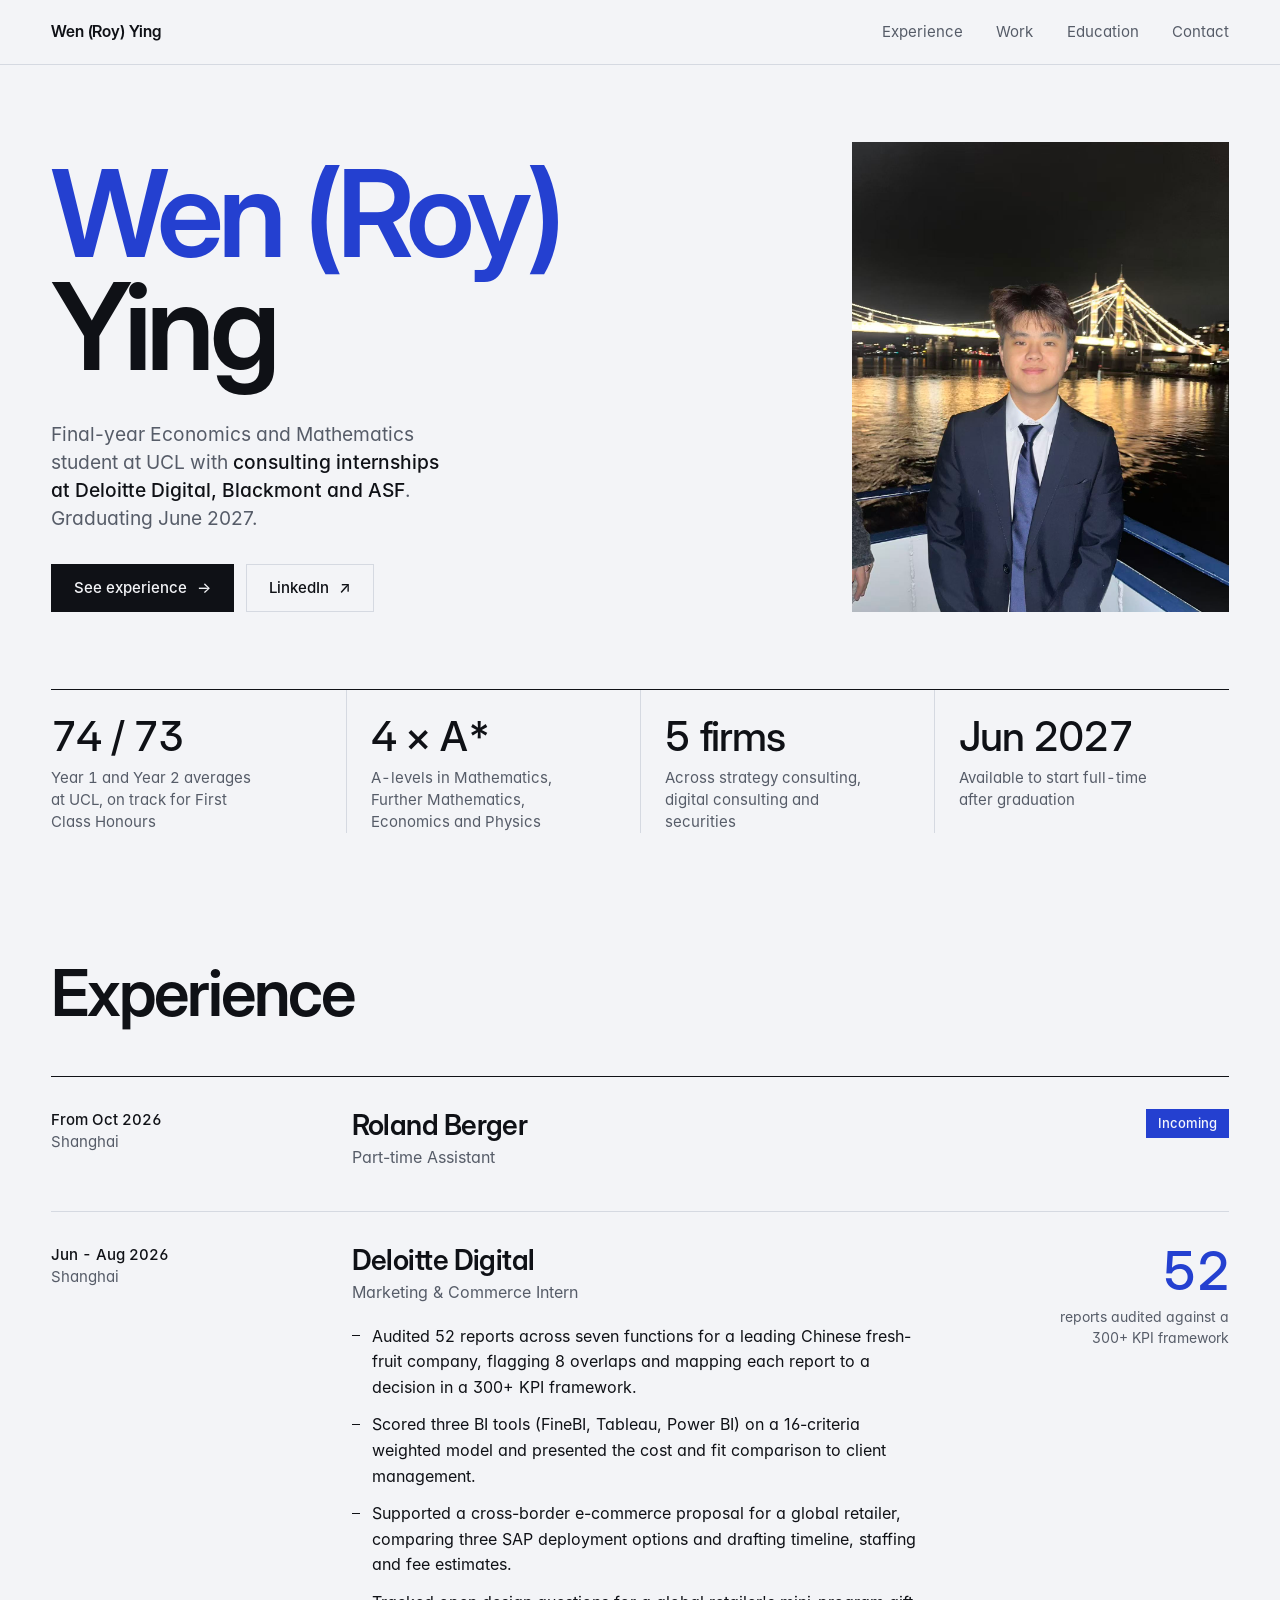
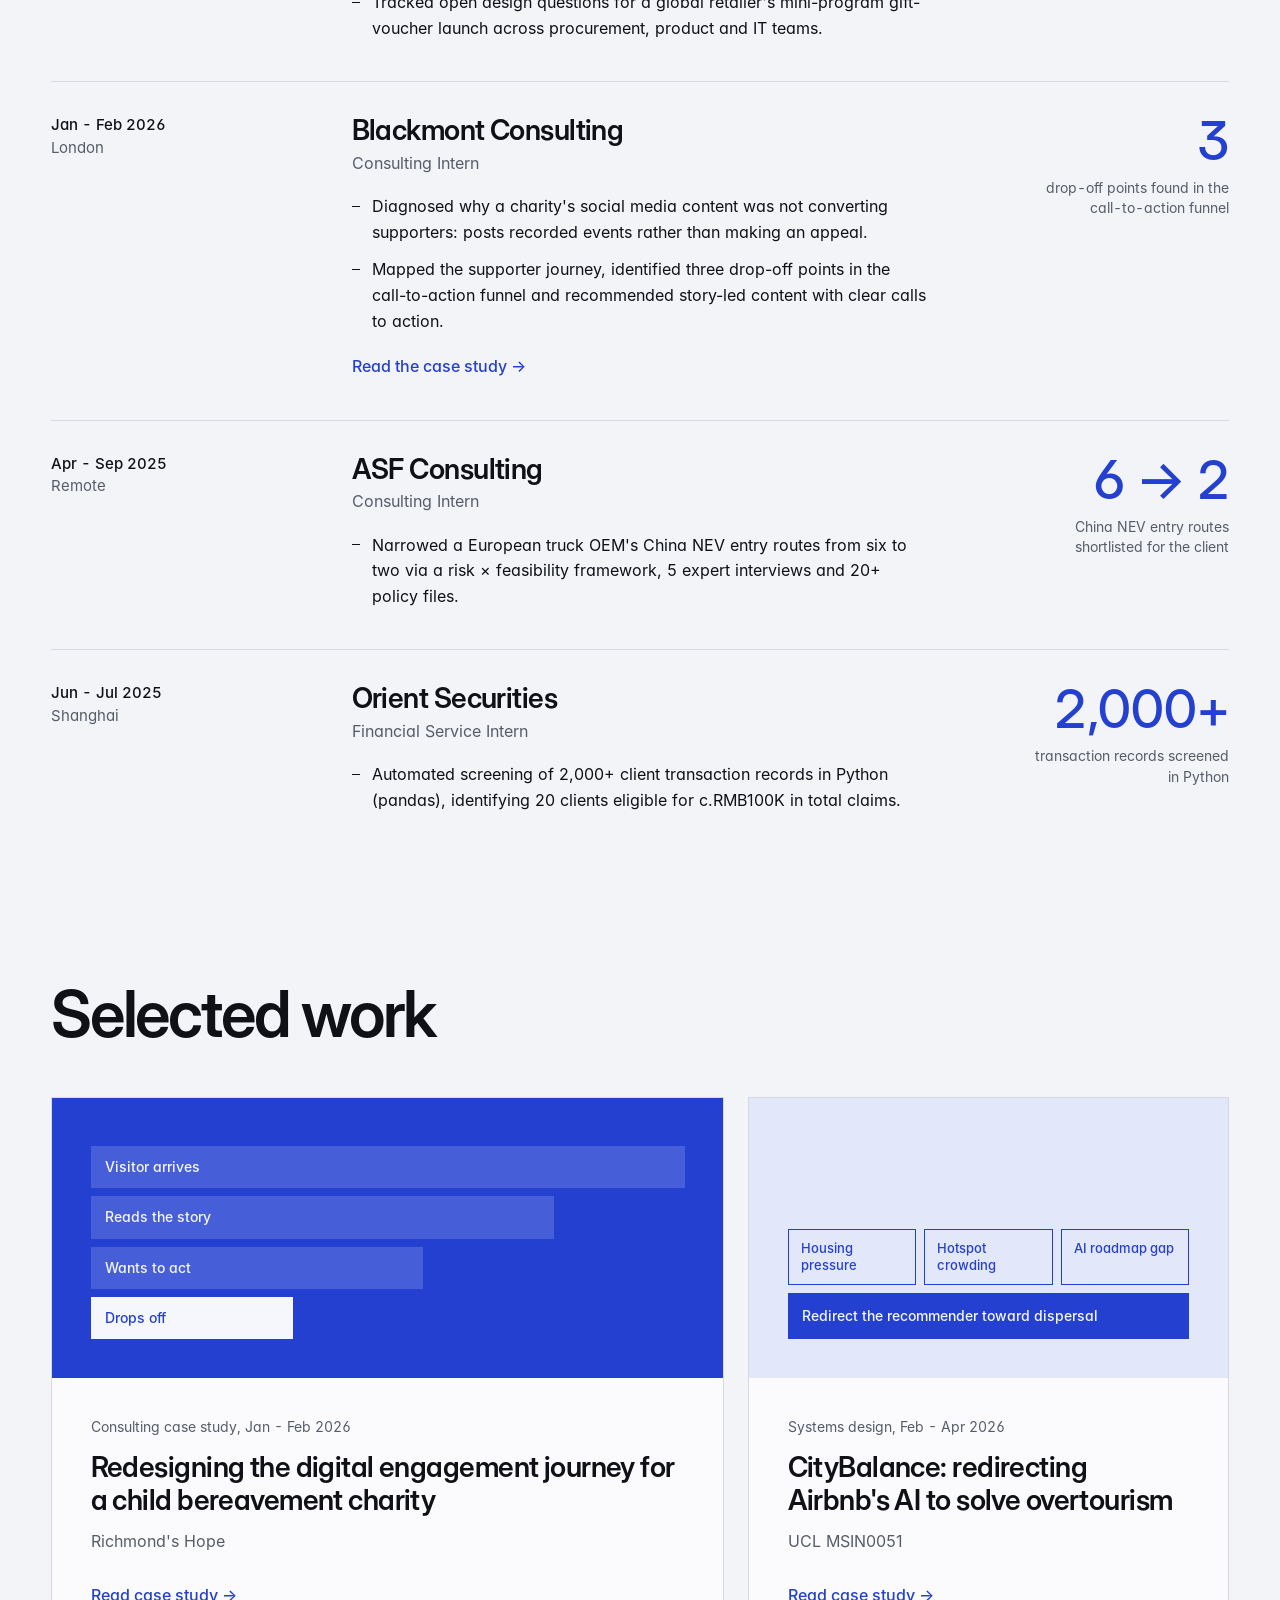
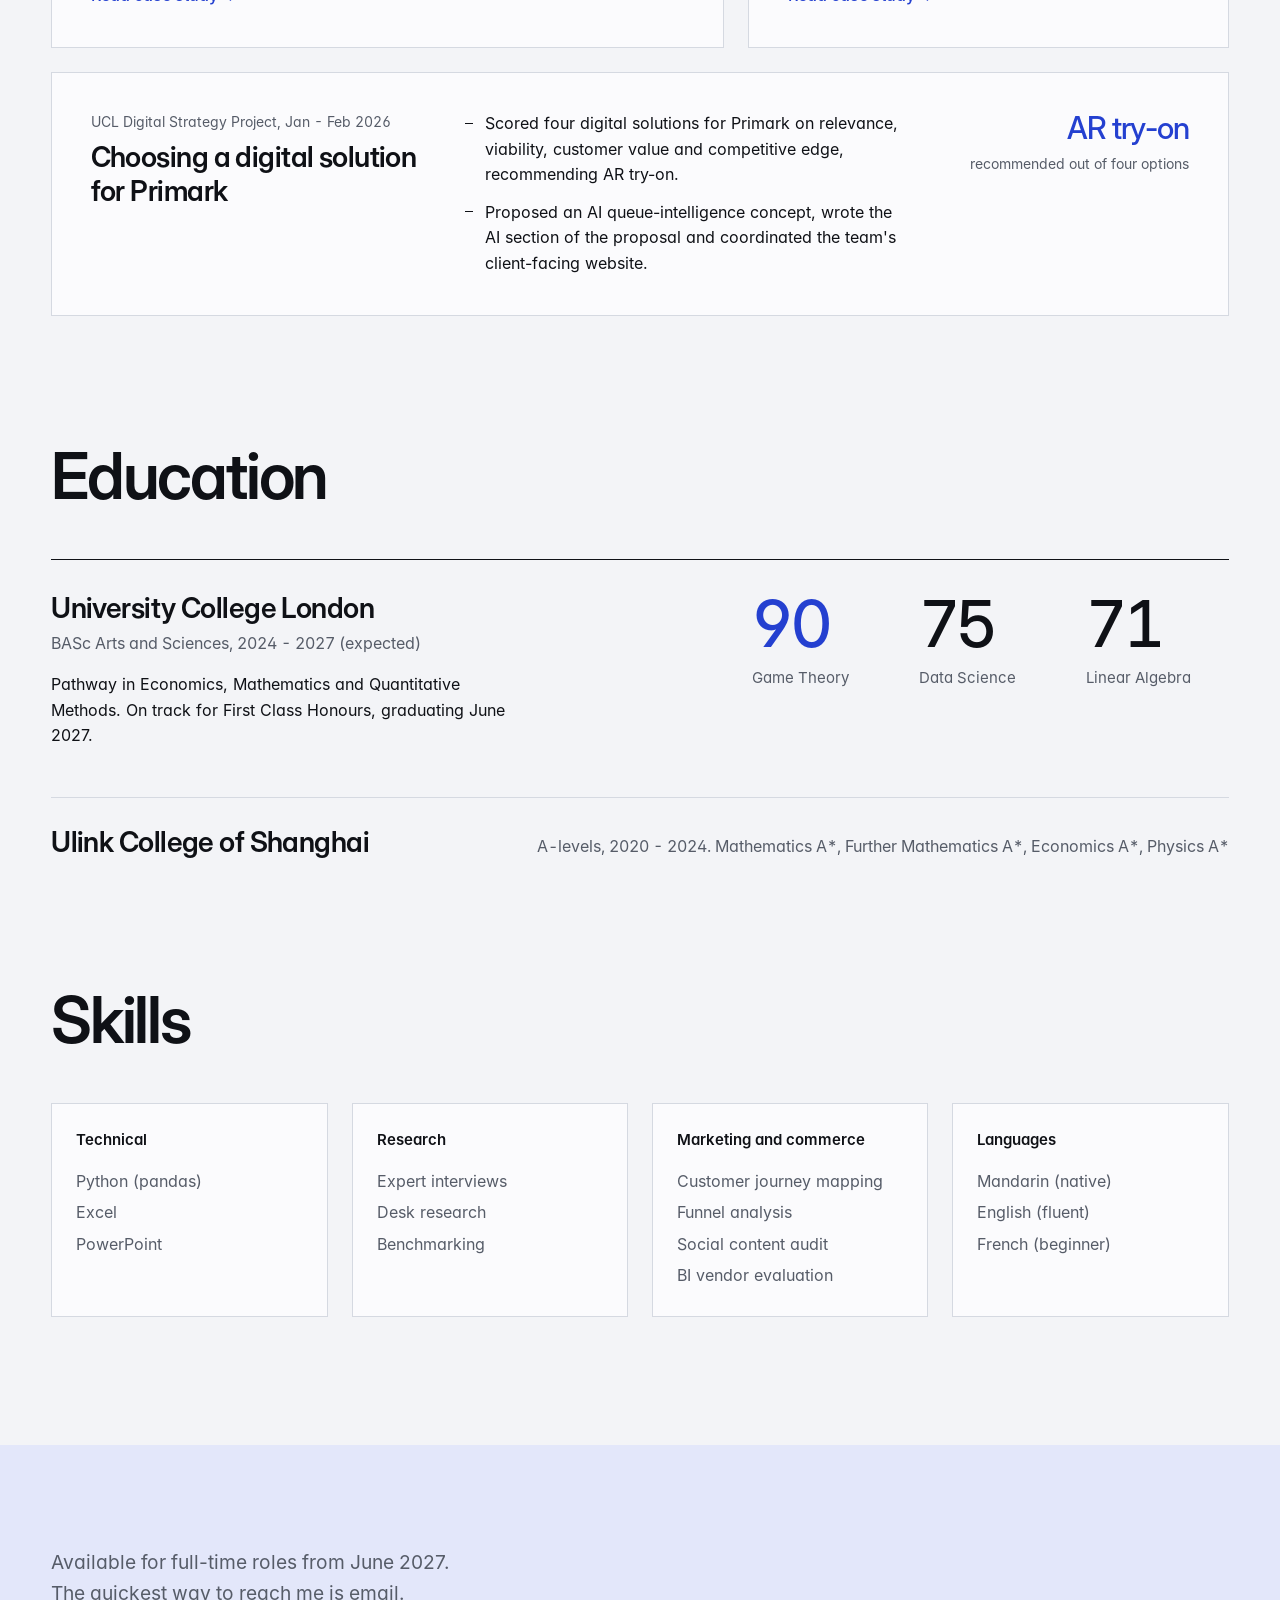
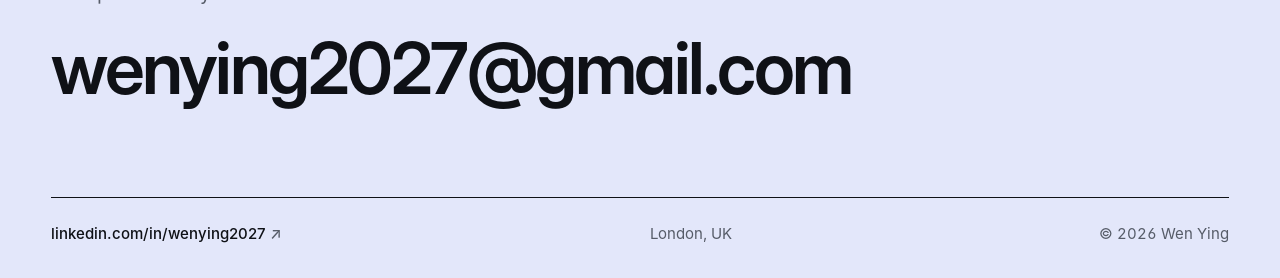
<file: index.html>
<!doctype html>
<html lang="en">
<head>
<meta charset="utf-8">
<meta name="viewport" content="width=device-width, initial-scale=1">
<title>Wen (Roy) Ying - Portfolio</title>
<meta name="description" content="Wen (Roy) Ying. Final-year Economics and Mathematics student at UCL with consulting internships at Deloitte Digital, Blackmont and ASF. Graduating June 2027.">
<meta property="og:title" content="Wen (Roy) Ying - Portfolio">
<meta property="og:description" content="Experience, projects and case studies. Economics and Mathematics at UCL, graduating June 2027.">
<meta property="og:type" content="website">
<meta property="og:url" content="https://wenying815.github.io/Portfolio/">
<meta name="theme-color" content="#f3f4f7" media="(prefers-color-scheme: light)">
<meta name="theme-color" content="#0c0d11" media="(prefers-color-scheme: dark)">
<link rel="preload" href="InterDisplay-SemiBold.woff" as="font" type="font/woff" crossorigin>
<link rel="stylesheet" href="site.css">
</head>
<body>
<a class="skip" href="#main">Skip to content</a>

<header class="nav">
  <div class="wrap">
    <a class="nav-name" href="./">Wen (Roy) Ying</a>
    <nav class="nav-links" aria-label="Primary">
      <a href="#experience">Experience</a>
      <a href="#work">Work</a>
      <a class="opt" href="#education">Education</a>
      <a href="#contact">Contact</a>
    </nav>
  </div>
</header>

<main id="main">

  <section class="hero">
    <div class="wrap">
      <div class="hero-copy enter">
        <h1><span class="given">Wen (Roy)</span><span>Ying</span></h1>
        <p class="lead">Final-year Economics and Mathematics student at UCL with <strong>consulting internships at Deloitte Digital, Blackmont and ASF</strong>. Graduating June 2027.</p>
        <div class="cta">
          <a class="btn" href="#experience">See experience <span class="arrow" aria-hidden="true">&rarr;</span></a>
          <a class="btn ghost" href="https://www.linkedin.com/in/wenying2027" target="_blank" rel="noopener">LinkedIn <span class="arrow up" aria-hidden="true">&#8599;</span></a>
        </div>
      </div>
      <div class="portrait">
        <img src="2e2ac751ba50fac6e4fe5c783db6f2da.jpg" alt="Portrait of Wen Ying" width="800" height="1000" fetchpriority="high">
      </div>
    </div>
  </section>

  <div class="wrap">
    <div class="facts num">
      <div class="fact reveal"><b>74 / 73</b><span>Year 1 and Year 2 averages at UCL, on track for First Class Honours</span></div>
      <div class="fact reveal" style="--i:1"><b>4 &times; A*</b><span>A-levels in Mathematics, Further Mathematics, Economics and Physics</span></div>
      <div class="fact reveal" style="--i:2"><b>5 firms</b><span>Across strategy consulting, digital consulting and securities</span></div>
      <div class="fact reveal" style="--i:3"><b>Jun 2027</b><span>Available to start full-time after graduation</span></div>
    </div>
  </div>

  <section class="section" id="experience">
    <div class="wrap">
      <h2>Experience</h2>

      <article class="role reveal">
        <p class="role-when num"><b>From Oct 2026</b> Shanghai</p>
        <div class="role-body">
          <h3>Roland Berger</h3>
          <p class="role-title">Part-time Assistant</p>
        </div>
        <div class="role-key"><span class="tag">Incoming</span></div>
      </article>

      <article class="role reveal">
        <p class="role-when num"><b>Jun - Aug 2026</b> Shanghai</p>
        <div class="role-body">
          <h3>Deloitte Digital</h3>
          <p class="role-title">Marketing &amp; Commerce Intern</p>
          <ul>
            <li>Audited 52 reports across seven functions for a leading Chinese fresh-fruit company, flagging 8 overlaps and mapping each report to a decision in a 300+ KPI framework.</li>
            <li>Scored three BI tools (FineBI, Tableau, Power BI) on a 16-criteria weighted model and presented the cost and fit comparison to client management.</li>
            <li>Supported a cross-border e-commerce proposal for a global retailer, comparing three SAP deployment options and drafting timeline, staffing and fee estimates.</li>
            <li>Tracked open design questions for a global retailer's mini-program gift-voucher launch across procurement, product and IT teams.</li>
          </ul>
        </div>
        <div class="role-key num"><b>52</b><span>reports audited against a 300+ KPI framework</span></div>
      </article>

      <article class="role reveal">
        <p class="role-when num"><b>Jan - Feb 2026</b> London</p>
        <div class="role-body">
          <h3>Blackmont Consulting</h3>
          <p class="role-title">Consulting Intern</p>
          <ul>
            <li>Diagnosed why a charity's social media content was not converting supporters: posts recorded events rather than making an appeal.</li>
            <li>Mapped the supporter journey, identified three drop-off points in the call-to-action funnel and recommended story-led content with clear calls to action.</li>
          </ul>
          <a class="link" href="richmond.html">Read the case study <span class="arrow" aria-hidden="true">&rarr;</span></a>
        </div>
        <div class="role-key num"><b>3</b><span>drop-off points found in the call-to-action funnel</span></div>
      </article>

      <article class="role reveal">
        <p class="role-when num"><b>Apr - Sep 2025</b> Remote</p>
        <div class="role-body">
          <h3>ASF Consulting</h3>
          <p class="role-title">Consulting Intern</p>
          <ul>
            <li>Narrowed a European truck OEM's China NEV entry routes from six to two via a risk &times; feasibility framework, 5 expert interviews and 20+ policy files.</li>
          </ul>
        </div>
        <div class="role-key num"><b>6 &rarr; 2</b><span>China NEV entry routes shortlisted for the client</span></div>
      </article>

      <article class="role reveal">
        <p class="role-when num"><b>Jun - Jul 2025</b> Shanghai</p>
        <div class="role-body">
          <h3>Orient Securities</h3>
          <p class="role-title">Financial Service Intern</p>
          <ul>
            <li>Automated screening of 2,000+ client transaction records in Python (pandas), identifying 20 clients eligible for c.RMB100K in total claims.</li>
          </ul>
        </div>
        <div class="role-key num"><b>2,000+</b><span>transaction records screened in Python</span></div>
      </article>
    </div>
  </section>

  <section class="section" id="work">
    <div class="wrap">
      <h2>Selected work</h2>
      <div class="work">

        <a class="tile reveal" href="richmond.html">
          <div class="tile-vis solid" aria-hidden="true">
            <div class="funnel">
              <div>Visitor arrives</div>
              <div>Reads the story</div>
              <div>Wants to act</div>
              <div>Drops off</div>
            </div>
          </div>
          <div class="tile-body">
            <p class="tile-kind num">Consulting case study, Jan - Feb 2026</p>
            <h3>Redesigning the digital engagement journey for a child bereavement charity</h3>
            <p class="muted">Richmond's Hope</p>
            <p class="tile-more">Read case study <span class="arrow" aria-hidden="true">&rarr;</span></p>
          </div>
        </a>

        <a class="tile reveal" style="--i:1" href="citybalance.html">
          <div class="tile-vis soft" aria-hidden="true">
            <div class="converge">
              <div class="three"><div>Housing pressure</div><div>Hotspot crowding</div><div>AI roadmap gap</div></div>
              <div class="one">Redirect the recommender toward dispersal</div>
            </div>
          </div>
          <div class="tile-body">
            <p class="tile-kind num">Systems design, Feb - Apr 2026</p>
            <h3>CityBalance: redirecting Airbnb's AI to solve overtourism</h3>
            <p class="muted">UCL MSIN0051</p>
            <p class="tile-more">Read case study <span class="arrow" aria-hidden="true">&rarr;</span></p>
          </div>
        </a>

        <article class="strip reveal">
          <div class="strip-head">
            <p class="tile-kind num">UCL Digital Strategy Project, Jan - Feb 2026</p>
            <h3>Choosing a digital solution for Primark</h3>
          </div>
          <ul>
            <li>Scored four digital solutions for Primark on relevance, viability, customer value and competitive edge, recommending AR try-on.</li>
            <li>Proposed an AI queue-intelligence concept, wrote the AI section of the proposal and coordinated the team's client-facing website.</li>
          </ul>
          <div class="strip-key"><b>AR try-on</b><span>recommended out of four options</span></div>
        </article>

      </div>
    </div>
  </section>

  <section class="section" id="education">
    <div class="wrap">
      <h2>Education</h2>
      <div class="edu">
        <div class="edu-main reveal">
          <h3>University College London</h3>
          <p class="num">BASc Arts and Sciences, 2024 - 2027 (expected)</p>
          <p>Pathway in Economics, Mathematics and Quantitative Methods. On track for First Class Honours, graduating June 2027.</p>
        </div>
        <div class="marks num reveal" style="--i:1">
          <div><b>90</b><span>Game Theory</span></div>
          <div><b>75</b><span>Data Science</span></div>
          <div><b>71</b><span>Linear Algebra</span></div>
        </div>
        <div class="school reveal">
          <h3>Ulink College of Shanghai</h3>
          <p class="num">A-levels, 2020 - 2024. Mathematics A*, Further Mathematics A*, Economics A*, Physics A*</p>
        </div>
      </div>
    </div>
  </section>

  <section class="section" id="skills">
    <div class="wrap">
      <h2>Skills</h2>
      <div class="skills">
        <div class="reveal">
          <h3>Technical</h3>
          <ul><li>Python (pandas)</li><li>Excel</li><li>PowerPoint</li></ul>
        </div>
        <div class="reveal" style="--i:1">
          <h3>Research</h3>
          <ul><li>Expert interviews</li><li>Desk research</li><li>Benchmarking</li></ul>
        </div>
        <div class="reveal" style="--i:2">
          <h3>Marketing and commerce</h3>
          <ul><li>Customer journey mapping</li><li>Funnel analysis</li><li>Social content audit</li><li>BI vendor evaluation</li></ul>
        </div>
        <div class="reveal" style="--i:3">
          <h3>Languages</h3>
          <ul><li>Mandarin (native)</li><li>English (fluent)</li><li>French (beginner)</li></ul>
        </div>
      </div>
    </div>
  </section>

</main>

<footer class="contact" id="contact">
  <div class="wrap">
    <p class="kicker">Available for full-time roles from June 2027. The quickest way to reach me is email.</p>
    <a class="mail" href="mailto:wenying2027@gmail.com">wenying2027@gmail.com</a>
    <div class="contact-row">
      <a href="https://www.linkedin.com/in/wenying2027" target="_blank" rel="noopener">linkedin.com/in/wenying2027 <span class="arrow up" aria-hidden="true">&#8599;</span></a>
      <span>London, UK</span>
      <span class="num">&copy; 2026 Wen Ying</span>
    </div>
  </div>
</footer>

<script src="site.js" defer></script>
</body>
</html>
</file>
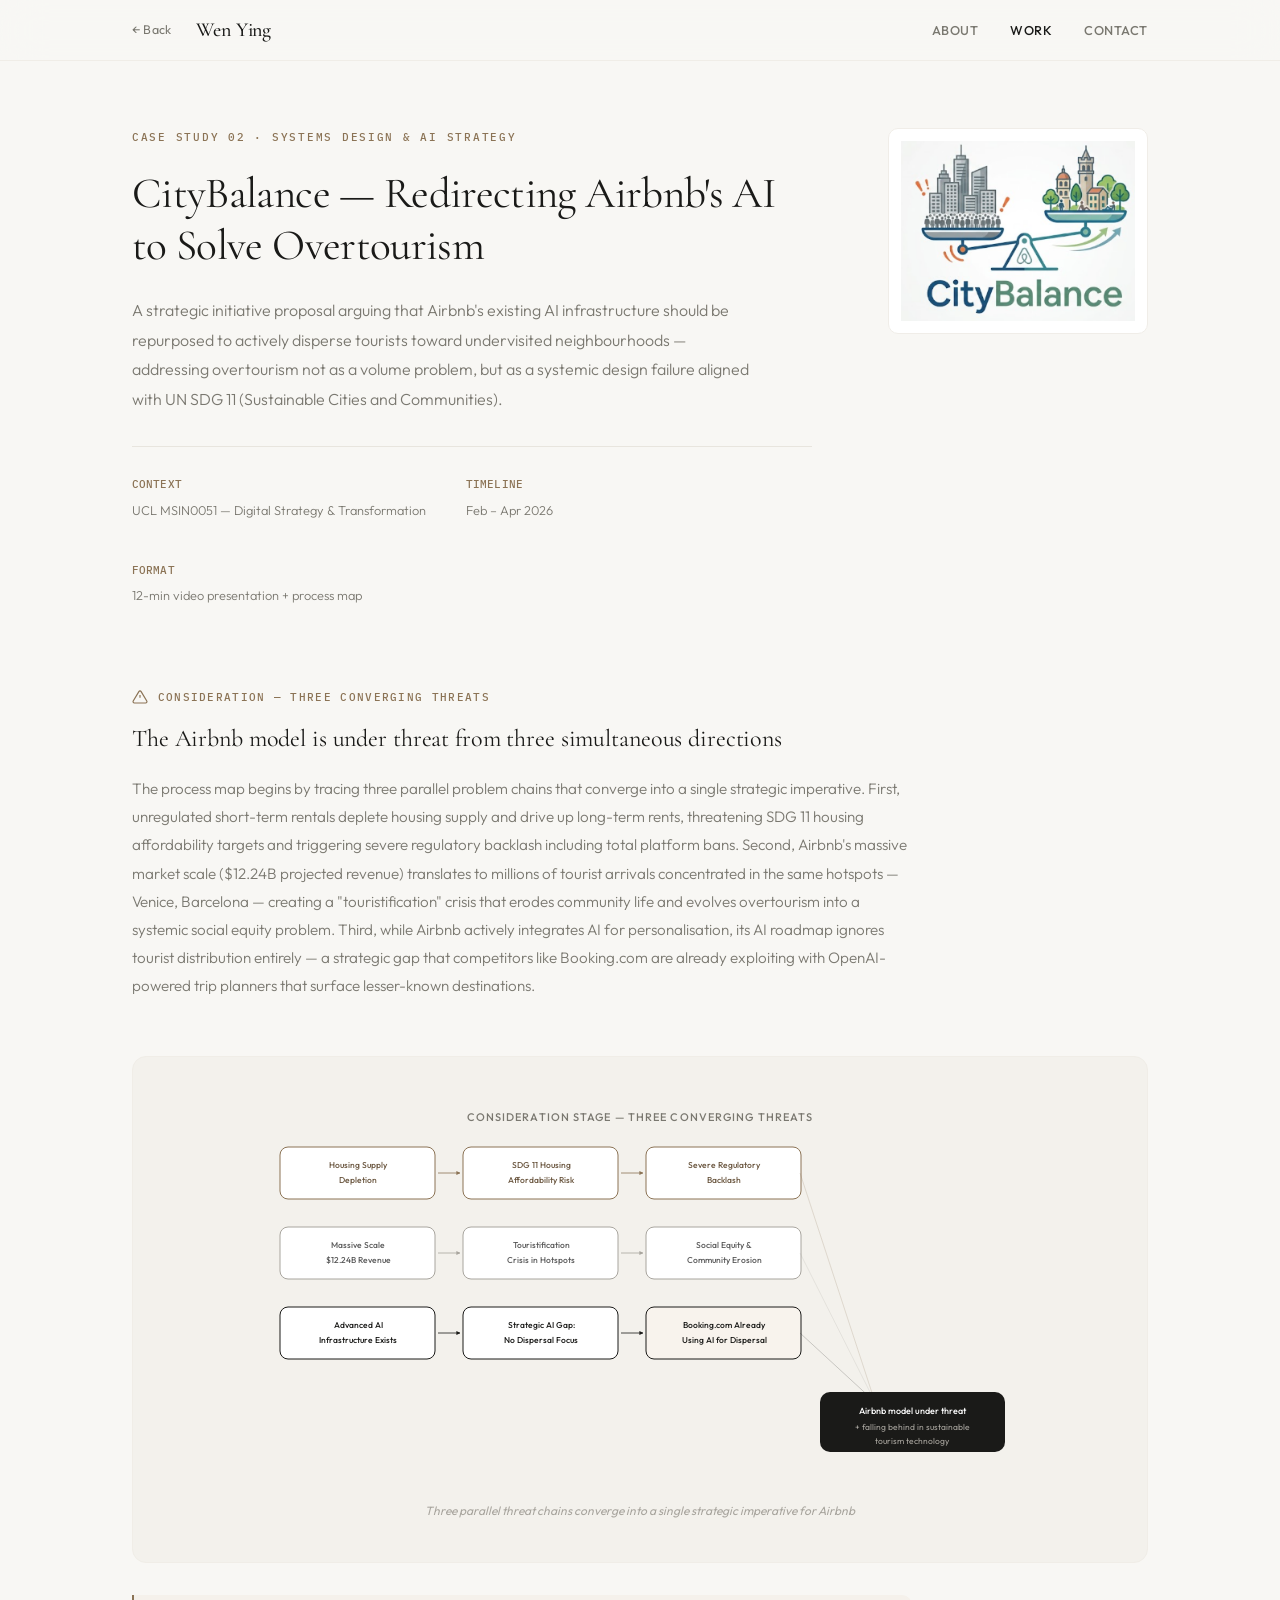
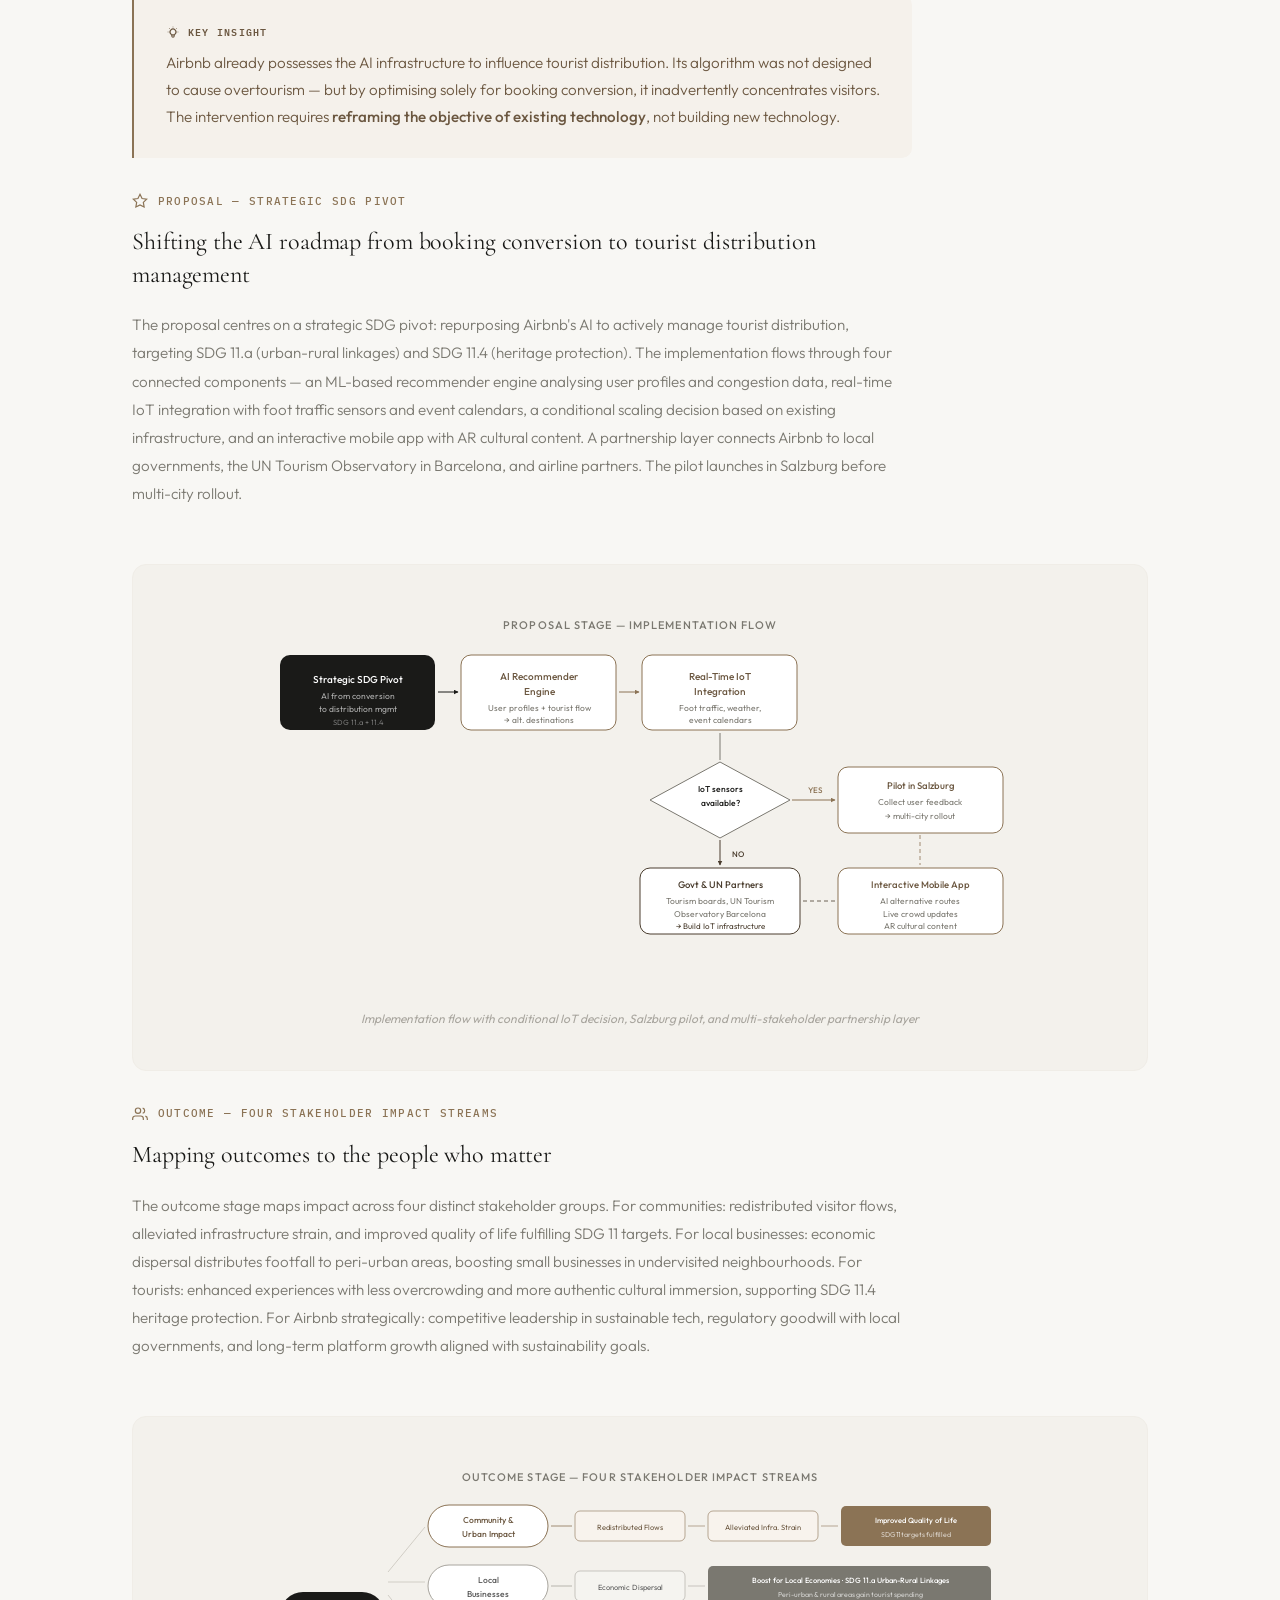
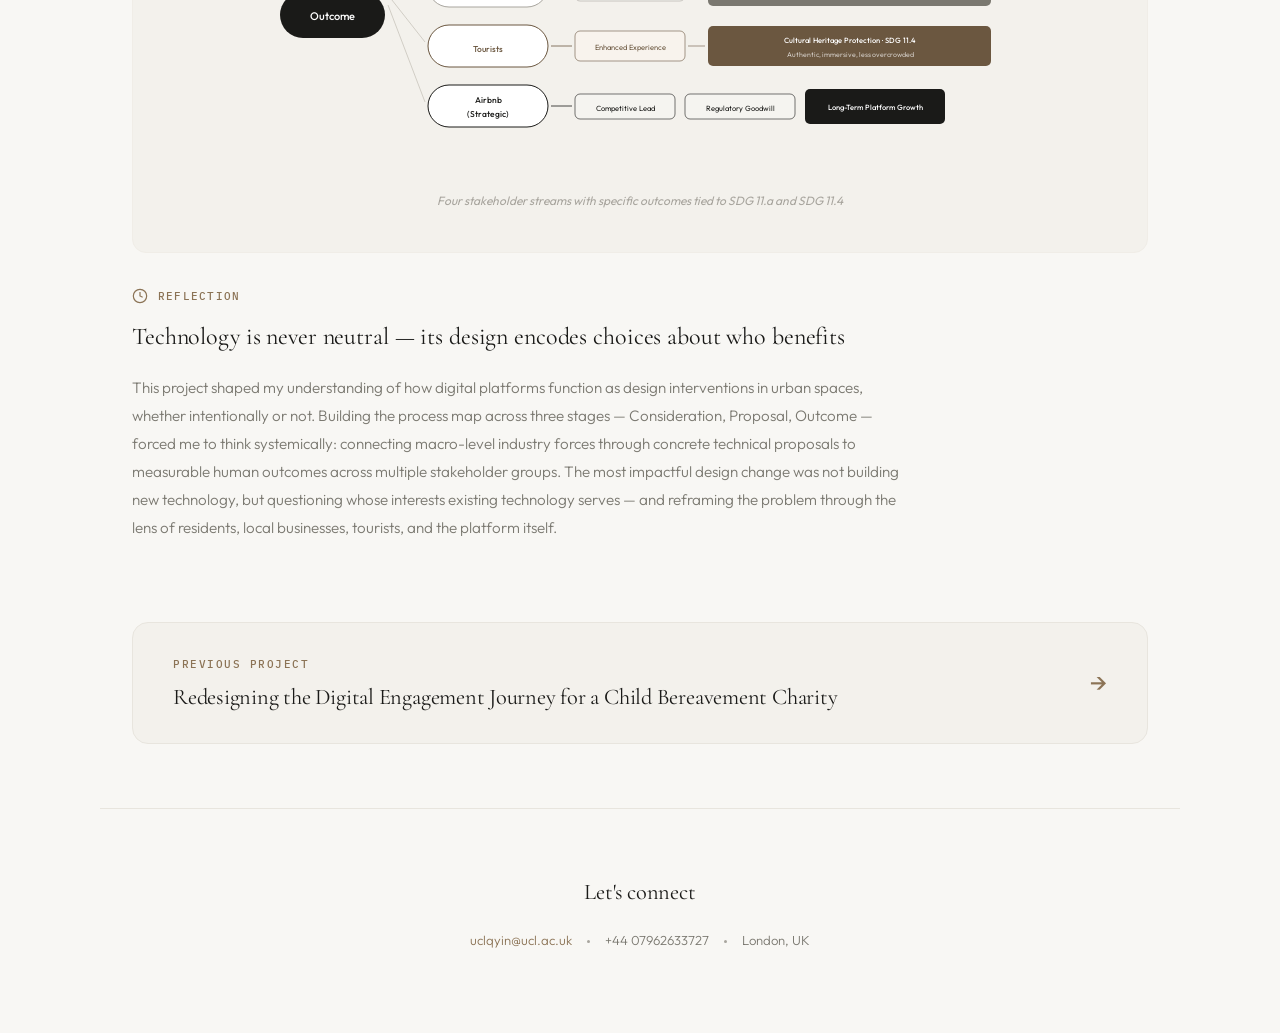
<file: citybalance-html.html>
<!DOCTYPE html>
<html lang="en">
<head>
<meta charset="UTF-8">
<meta name="viewport" content="width=device-width, initial-scale=1.0">
<title>CityBalance — Wen Ying</title>
<link rel="preconnect" href="https://fonts.googleapis.com">
<link href="https://fonts.googleapis.com/css2?family=Cormorant+Garamond:ital,wght@0,300;0,400;0,500;0,600;1,400&family=Outfit:wght@300;400;500;600&family=IBM+Plex+Mono:wght@400;500&display=swap" rel="stylesheet">
<style>
:root {
  --bg: #F8F7F4;
  --bg-warm: #F3F1EC;
  --surface: #FFFFFF;
  --text: #1A1A18;
  --text-secondary: #7A7870;
  --text-tertiary: #A8A59E;
  --accent: #8B7355;
  --accent-light: #F5F1EB;
  --accent-dark: #6B5740;
  --border: #E8E5DE;
  --border-light: #F0EDE7;
  --tag-bg: #EFECE6;
  --serif: 'Cormorant Garamond', Georgia, serif;
  --sans: 'Outfit', -apple-system, sans-serif;
  --mono: 'IBM Plex Mono', monospace;
  --ease: cubic-bezier(0.25, 0.1, 0.25, 1);
  --ease-out: cubic-bezier(0.0, 0.0, 0.2, 1);
}

* { margin: 0; padding: 0; box-sizing: border-box; }
html { scroll-behavior: smooth; }

body {
  font-family: var(--sans);
  background: var(--bg);
  color: var(--text);
  line-height: 1.72;
  font-size: 15.5px;
  -webkit-font-smoothing: antialiased;
  -moz-osx-font-smoothing: grayscale;
}

::selection { background: var(--accent); color: #fff; }

.reveal {
  opacity: 0;
  transform: translateY(24px);
  transition: opacity 0.7s var(--ease-out), transform 0.7s var(--ease-out);
}
.reveal.visible { opacity: 1; transform: translateY(0); }

/* ─── NAV ─── */
nav {
  position: fixed; top: 0; left: 0; right: 0; z-index: 100;
  background: rgba(248, 247, 244, 0.88);
  backdrop-filter: blur(20px);
  -webkit-backdrop-filter: blur(20px);
  border-bottom: 1px solid var(--border-light);
  transition: box-shadow 0.3s var(--ease);
}
nav.scrolled { box-shadow: 0 1px 12px rgba(0,0,0,0.04); }
nav .inner {
  max-width: 1080px; margin: 0 auto;
  display: flex; justify-content: space-between; align-items: center;
  height: 60px; padding: 0 2rem;
}
.nav-left { display: flex; align-items: center; gap: 1.5rem; }
.nav-back {
  font-size: 0.78rem;
  font-weight: 400;
  color: var(--text-secondary);
  text-decoration: none;
  letter-spacing: 0.02em;
  transition: color 0.25s var(--ease);
  display: flex;
  align-items: center;
  gap: 0.35rem;
}
.nav-back:hover { color: var(--accent); }
nav .name {
  font-family: var(--serif);
  font-size: 1.25rem;
  font-weight: 500;
  color: var(--text);
  text-decoration: none;
  letter-spacing: -0.01em;
}
nav .links { display: flex; align-items: center; gap: 2rem; }
nav .links a {
  font-size: 0.8rem;
  font-weight: 500;
  color: var(--text-secondary);
  text-decoration: none;
  letter-spacing: 0.04em;
  text-transform: uppercase;
  transition: color 0.25s var(--ease);
  position: relative;
}
nav .links a.active { color: var(--text); }
nav .links a.active::after {
  content: '';
  position: absolute;
  bottom: -2px; left: 0; right: 0;
  height: 1px;
  background: var(--accent);
}
nav .links a::after {
  content: '';
  position: absolute;
  bottom: -2px; left: 0; right: 0;
  height: 1px;
  background: var(--accent);
  transform: scaleX(0);
  transform-origin: right;
  transition: transform 0.3s var(--ease);
}
nav .links a:not(.active):hover { color: var(--accent); }
nav .links a:not(.active):hover::after { transform: scaleX(1); transform-origin: left; }

/* ─── CASE STUDY HEADER ─── */
.case-header {
  max-width: 1080px; margin: 0 auto;
  padding: 8rem 2rem 3rem;
}
.case-header-inner {
  display: flex; flex-direction: column; gap: 2.5rem;
}
@media(min-width: 820px) {
  .case-header-inner {
    flex-direction: row;
    justify-content: space-between;
    align-items: flex-start;
    gap: 4rem;
  }
}
.case-header-content { flex: 1; max-width: 680px; }
.case-header-images {
  flex-shrink: 0; width: 100%; max-width: 260px;
  display: flex; flex-direction: column; gap: 1rem;
}
.case-header-images img {
  width: 100%; border-radius: 10px;
  border: 1px solid var(--border-light);
  filter: grayscale(10%);
}
.img-logo { object-fit: contain; background: white; padding: 0.75rem; }

.case-overline {
  font-family: var(--mono);
  font-size: 0.68rem;
  font-weight: 500;
  letter-spacing: 0.16em;
  text-transform: uppercase;
  color: var(--accent);
  margin-bottom: 1.25rem;
}
.case-header h1 {
  font-family: var(--serif);
  font-size: clamp(1.9rem, 3.8vw, 2.7rem);
  line-height: 1.22;
  font-weight: 400;
  margin-bottom: 1.5rem;
  letter-spacing: -0.015em;
  color: var(--text);
}
.case-desc {
  font-size: 1rem;
  font-weight: 300;
  color: var(--text-secondary);
  line-height: 1.85;
  max-width: 620px;
}
.case-meta {
  display: flex; gap: 2.5rem; margin-top: 2rem; flex-wrap: wrap;
  padding-top: 1.75rem;
  border-top: 1px solid var(--border);
}
.case-meta .meta-item { font-size: 0.8rem; }
.case-meta .meta-label {
  font-weight: 500; color: var(--text);
  display: block; margin-bottom: 0.3rem;
  letter-spacing: 0.01em;
  font-family: var(--mono);
  font-size: 0.68rem;
  text-transform: uppercase;
  color: var(--accent);
}
.case-meta .meta-value { color: var(--text-secondary); font-weight: 300; }

/* ─── BODY ─── */
.case-body {
  max-width: 1080px; margin: 0 auto;
  padding: 2rem 2rem 5rem;
}

/* ─── PHASE BLOCKS ─── */
.phase { margin-bottom: 3.5rem; max-width: 780px; }
.phase:last-child { margin-bottom: 0; }

.phase-label {
  display: inline-flex; align-items: center; gap: 0.6rem;
  font-family: var(--mono);
  font-size: 0.68rem;
  font-weight: 500;
  letter-spacing: 0.12em;
  text-transform: uppercase;
  color: var(--accent);
  margin-bottom: 1rem;
}
.phase-icon {
  width: 16px; height: 16px;
  color: var(--accent);
  stroke-width: 1.8;
}

.phase h2 {
  font-family: var(--serif);
  font-size: 1.5rem;
  font-weight: 400;
  margin-bottom: 1.25rem;
  line-height: 1.35;
  color: var(--text);
  letter-spacing: -0.005em;
}
.phase p {
  font-size: 0.95rem;
  font-weight: 300;
  color: var(--text-secondary);
  line-height: 1.85;
}

/* ─── DIAGRAMS ─── */
.diagram-wrap {
  background: var(--bg-warm);
  border-radius: 14px;
  padding: 2.5rem 2rem;
  margin: 2rem 0;
  overflow-x: auto;
  border: 1px solid var(--border-light);
}
.diagram-wrap svg { display: block; margin: 0 auto; }
.diagram-caption {
  font-size: 0.75rem;
  font-weight: 400;
  color: var(--text-tertiary);
  text-align: center;
  margin-top: 1.5rem;
  font-style: italic;
}

/* ─── INSIGHT CALLOUT ─── */
.insight-callout {
  background: var(--accent-light);
  border-left: 2px solid var(--accent);
  border-radius: 0 10px 10px 0;
  padding: 1.75rem 2rem;
  margin: 2rem 0;
  max-width: 780px;
}
.insight-callout .callout-label {
  font-family: var(--mono);
  font-size: 0.65rem;
  font-weight: 600;
  color: var(--accent-dark);
  letter-spacing: 0.12em;
  text-transform: uppercase;
  margin-bottom: 0.6rem;
  display: flex;
  align-items: center;
  gap: 0.5rem;
}
.insight-callout .callout-icon {
  width: 14px; height: 14px;
  color: var(--accent-dark);
  stroke-width: 2;
}
.insight-callout p {
  font-size: 0.95rem;
  font-weight: 300;
  color: var(--accent-dark);
  line-height: 1.75;
}
.insight-callout strong { font-weight: 500; }

/* ─── NEXT PROJECT TEASER ─── */
.next-project {
  max-width: 1080px; margin: 0 auto;
  padding: 0 2rem;
}
.next-project-inner {
  background: var(--bg-warm);
  border: 1px solid var(--border);
  border-radius: 16px;
  padding: 2rem 2.5rem;
  display: flex;
  justify-content: space-between;
  align-items: center;
  gap: 2rem;
  text-decoration: none;
  color: inherit;
  transition: border-color 0.3s var(--ease), background 0.3s var(--ease);
}
.next-project-inner:hover {
  border-color: var(--accent);
  background: var(--accent-light);
}
.next-project-label {
  font-family: var(--mono);
  font-size: 0.68rem;
  font-weight: 500;
  letter-spacing: 0.14em;
  text-transform: uppercase;
  color: var(--accent);
  margin-bottom: 0.5rem;
}
.next-project-title {
  font-family: var(--serif);
  font-size: 1.4rem;
  font-weight: 400;
  color: var(--text);
  line-height: 1.3;
  letter-spacing: -0.01em;
}
.next-project-arrow {
  font-size: 1.6rem;
  color: var(--accent);
  flex-shrink: 0;
  transition: transform 0.3s var(--ease);
}
.next-project-inner:hover .next-project-arrow { transform: translateX(6px); }

/* ─── FOOTER ─── */
footer {
  max-width: 1080px; margin: 0 auto;
  padding: 4rem 2rem 5rem;
  margin-top: 4rem;
  border-top: 1px solid var(--border);
  text-align: center;
}
footer .footer-heading {
  font-family: var(--serif);
  font-size: 1.4rem;
  font-weight: 400;
  color: var(--text);
  margin-bottom: 1rem;
  letter-spacing: -0.01em;
}
footer .footer-details {
  font-size: 0.82rem;
  font-weight: 300;
  color: var(--text-secondary);
  line-height: 1.9;
}
footer a {
  color: var(--accent);
  text-decoration: none;
  border-bottom: 1px solid transparent;
  transition: border-color 0.2s var(--ease);
}
footer a:hover { border-bottom-color: var(--accent); }
footer .footer-sep {
  display: inline-block;
  width: 3px; height: 3px;
  border-radius: 50%;
  background: var(--text-tertiary);
  margin: 0 0.75rem;
  vertical-align: middle;
}

@media(max-width: 640px) {
  .case-header { padding: 6rem 1.5rem 2rem; }
  .case-body { padding: 1rem 1.5rem 3rem; }
  .diagram-wrap { padding: 1.5rem 1rem; }
  nav .links { gap: 1.25rem; }
  nav .links a { font-size: 0.72rem; }
  nav .inner { padding: 0 1.5rem; }
  .nav-left { gap: 0.75rem; }
  .nav-back { font-size: 0.72rem; }
  nav .name { font-size: 1.1rem; }
  .case-header-images { max-width: 100%; }
  .next-project { padding: 0 1.5rem; }
  .next-project-inner { padding: 1.5rem; flex-direction: column; align-items: flex-start; gap: 1rem; }
  .case-meta { gap: 1.5rem; }
}
</style>
</head>
<body>

<nav>
  <div class="inner">
    <div class="nav-left">
      <a href="index.html" class="nav-back">← Back</a>
      <a href="index.html" class="name">Wen Ying</a>
    </div>
    <div class="links">
      <a href="index.html">About</a>
      <a href="index.html#work" class="active">Work</a>
      <a href="index.html#contact">Contact</a>
    </div>
  </div>
</nav>

<!-- ═══════════════════ CASE STUDY HEADER ═══════════════════ -->

<header class="case-header">
  <div class="case-header-inner reveal">
    <div class="case-header-content">
      <div class="case-overline">Case Study 02 · Systems Design &amp; AI Strategy</div>
      <h1>CityBalance — Redirecting Airbnb's AI to Solve Overtourism</h1>
      <p class="case-desc">
        A strategic initiative proposal arguing that Airbnb's existing AI infrastructure should be repurposed
        to actively disperse tourists toward undervisited neighbourhoods — addressing overtourism not as a volume
        problem, but as a systemic design failure aligned with UN SDG 11 (Sustainable Cities and Communities).
      </p>
      <div class="case-meta">
        <div class="meta-item"><span class="meta-label">Context</span><span class="meta-value">UCL MSIN0051 — Digital Strategy &amp; Transformation</span></div>
        <div class="meta-item"><span class="meta-label">Timeline</span><span class="meta-value">Feb – Apr 2026</span></div>
        <div class="meta-item"><span class="meta-label">Format</span><span class="meta-value">12-min video presentation + process map</span></div>
      </div>
    </div>
    <div class="case-header-images">
      <img src="citybalance.jpg.png" alt="CityBalance Concept" class="img-logo">
    </div>
  </div>
</header>

<!-- ═══════════════════ BODY ═══════════════════ -->

<main class="case-body">

  <!-- Phase: Consideration -->
  <div class="phase reveal">
    <div class="phase-label">
      <svg class="phase-icon" viewBox="0 0 24 24" fill="none" stroke="currentColor" xmlns="http://www.w3.org/2000/svg">
        <path d="M10.29 3.86L1.82 18a2 2 0 0 0 1.71 3h16.94a2 2 0 0 0 1.71-3L13.71 3.86a2 2 0 0 0-3.42 0z"/><line x1="12" y1="9" x2="12" y2="13"/><line x1="12" y1="17" x2="12.01" y2="17"/>
      </svg>
      Consideration — Three Converging Threats
    </div>
    <h2>The Airbnb model is under threat from three simultaneous directions</h2>
    <p>
      The process map begins by tracing three parallel problem chains that converge into a single strategic imperative. First, unregulated short-term rentals deplete housing supply and drive up long-term rents, threatening SDG 11 housing affordability targets and triggering severe regulatory backlash including total platform bans. Second, Airbnb's massive market scale ($12.24B projected revenue) translates to millions of tourist arrivals concentrated in the same hotspots — Venice, Barcelona — creating a "touristification" crisis that erodes community life and evolves overtourism into a systemic social equity problem. Third, while Airbnb actively integrates AI for personalisation, its AI roadmap ignores tourist distribution entirely — a strategic gap that competitors like Booking.com are already exploiting with OpenAI-powered trip planners that surface lesser-known destinations.
    </p>
  </div>

  <!-- Diagram: Consideration -->
  <div class="diagram-wrap reveal">
    <svg viewBox="0 0 760 380" xmlns="http://www.w3.org/2000/svg" width="100%" style="max-width:760px;">
      <text x="380" y="24" text-anchor="middle" font-family="Outfit,sans-serif" font-size="11" font-weight="500" fill="#7A7870" letter-spacing="0.1em">CONSIDERATION STAGE — THREE CONVERGING THREATS</text>
      <g transform="translate(20,50)">
        <rect x="0" y="0" width="155" height="52" rx="8" fill="#fff" stroke="#8B7355" stroke-width="1"/>
        <text x="78" y="21" text-anchor="middle" font-family="Outfit,sans-serif" font-size="8.5" font-weight="500" fill="#6B5740">Housing Supply</text>
        <text x="78" y="36" text-anchor="middle" font-family="Outfit,sans-serif" font-size="8.5" font-weight="500" fill="#6B5740">Depletion</text>
        <line x1="158" y1="26" x2="180" y2="26" stroke="#8B7355" stroke-width="0.8" marker-end="url(#ac1n)"/>
        <rect x="183" y="0" width="155" height="52" rx="8" fill="#fff" stroke="#8B7355" stroke-width="1"/>
        <text x="261" y="21" text-anchor="middle" font-family="Outfit,sans-serif" font-size="8.5" font-weight="500" fill="#6B5740">SDG 11 Housing</text>
        <text x="261" y="36" text-anchor="middle" font-family="Outfit,sans-serif" font-size="8.5" font-weight="500" fill="#6B5740">Affordability Risk</text>
        <line x1="341" y1="26" x2="363" y2="26" stroke="#8B7355" stroke-width="0.8" marker-end="url(#ac1n)"/>
        <rect x="366" y="0" width="155" height="52" rx="8" fill="#fff" stroke="#8B7355" stroke-width="1"/>
        <text x="444" y="21" text-anchor="middle" font-family="Outfit,sans-serif" font-size="8.5" font-weight="500" fill="#6B5740">Severe Regulatory</text>
        <text x="444" y="36" text-anchor="middle" font-family="Outfit,sans-serif" font-size="8.5" font-weight="500" fill="#6B5740">Backlash</text>
      </g>
      <g transform="translate(20,130)">
        <rect x="0" y="0" width="155" height="52" rx="8" fill="#fff" stroke="#A8A59E" stroke-width="1"/>
        <text x="78" y="21" text-anchor="middle" font-family="Outfit,sans-serif" font-size="8.5" font-weight="500" fill="#5C5C5C">Massive Scale</text>
        <text x="78" y="36" text-anchor="middle" font-family="Outfit,sans-serif" font-size="8.5" font-weight="500" fill="#5C5C5C">$12.24B Revenue</text>
        <line x1="158" y1="26" x2="180" y2="26" stroke="#A8A59E" stroke-width="0.8" marker-end="url(#ac2n)"/>
        <rect x="183" y="0" width="155" height="52" rx="8" fill="#fff" stroke="#A8A59E" stroke-width="1"/>
        <text x="261" y="21" text-anchor="middle" font-family="Outfit,sans-serif" font-size="8.5" font-weight="500" fill="#5C5C5C">Touristification</text>
        <text x="261" y="36" text-anchor="middle" font-family="Outfit,sans-serif" font-size="8.5" font-weight="500" fill="#5C5C5C">Crisis in Hotspots</text>
        <line x1="341" y1="26" x2="363" y2="26" stroke="#A8A59E" stroke-width="0.8" marker-end="url(#ac2n)"/>
        <rect x="366" y="0" width="155" height="52" rx="8" fill="#fff" stroke="#A8A59E" stroke-width="1"/>
        <text x="444" y="21" text-anchor="middle" font-family="Outfit,sans-serif" font-size="8.5" font-weight="500" fill="#5C5C5C">Social Equity &amp;</text>
        <text x="444" y="36" text-anchor="middle" font-family="Outfit,sans-serif" font-size="8.5" font-weight="500" fill="#5C5C5C">Community Erosion</text>
      </g>
      <g transform="translate(20,210)">
        <rect x="0" y="0" width="155" height="52" rx="8" fill="#fff" stroke="#1A1A18" stroke-width="1"/>
        <text x="78" y="21" text-anchor="middle" font-family="Outfit,sans-serif" font-size="8.5" font-weight="500" fill="#1A1A18">Advanced AI</text>
        <text x="78" y="36" text-anchor="middle" font-family="Outfit,sans-serif" font-size="8.5" font-weight="500" fill="#1A1A18">Infrastructure Exists</text>
        <line x1="158" y1="26" x2="180" y2="26" stroke="#1A1A18" stroke-width="0.8" marker-end="url(#ac3n)"/>
        <rect x="183" y="0" width="155" height="52" rx="8" fill="#fff" stroke="#1A1A18" stroke-width="1"/>
        <text x="261" y="21" text-anchor="middle" font-family="Outfit,sans-serif" font-size="8.5" font-weight="500" fill="#1A1A18">Strategic AI Gap:</text>
        <text x="261" y="36" text-anchor="middle" font-family="Outfit,sans-serif" font-size="8.5" font-weight="500" fill="#1A1A18">No Dispersal Focus</text>
        <line x1="341" y1="26" x2="363" y2="26" stroke="#1A1A18" stroke-width="0.8" marker-end="url(#ac3n)"/>
        <rect x="366" y="0" width="155" height="52" rx="8" fill="#F8F3ED" stroke="#1A1A18" stroke-width="1"/>
        <text x="444" y="21" text-anchor="middle" font-family="Outfit,sans-serif" font-size="8.5" font-weight="500" fill="#1A1A18">Booking.com Already</text>
        <text x="444" y="36" text-anchor="middle" font-family="Outfit,sans-serif" font-size="8.5" font-weight="500" fill="#1A1A18">Using AI for Dispersal</text>
      </g>
      <line x1="540" y1="76" x2="615" y2="305" stroke="#8B7355" stroke-width="0.8" opacity="0.25"/>
      <line x1="540" y1="156" x2="615" y2="305" stroke="#A8A59E" stroke-width="0.8" opacity="0.25"/>
      <line x1="540" y1="236" x2="615" y2="305" stroke="#1A1A18" stroke-width="0.8" opacity="0.25"/>
      <g transform="translate(560,295)">
        <rect x="0" y="0" width="185" height="60" rx="10" fill="#1A1A18"/>
        <text x="92" y="22" text-anchor="middle" font-family="Outfit,sans-serif" font-size="9" font-weight="500" fill="#fff">Airbnb model under threat</text>
        <text x="92" y="38" text-anchor="middle" font-family="Outfit,sans-serif" font-size="8.5" fill="#A8A59E">+ falling behind in sustainable</text>
        <text x="92" y="52" text-anchor="middle" font-family="Outfit,sans-serif" font-size="8.5" fill="#A8A59E">tourism technology</text>
      </g>
      <defs>
        <marker id="ac1n" viewBox="0 0 10 10" refX="9" refY="5" markerWidth="5" markerHeight="5" orient="auto"><path d="M 0 0 L 10 5 L 0 10 z" fill="#8B7355"/></marker>
        <marker id="ac2n" viewBox="0 0 10 10" refX="9" refY="5" markerWidth="5" markerHeight="5" orient="auto"><path d="M 0 0 L 10 5 L 0 10 z" fill="#A8A59E"/></marker>
        <marker id="ac3n" viewBox="0 0 10 10" refX="9" refY="5" markerWidth="5" markerHeight="5" orient="auto"><path d="M 0 0 L 10 5 L 0 10 z" fill="#1A1A18"/></marker>
      </defs>
    </svg>
    <div class="diagram-caption">Three parallel threat chains converge into a single strategic imperative for Airbnb</div>
  </div>

  <div class="insight-callout reveal">
    <div class="callout-label">
      <svg class="callout-icon" viewBox="0 0 24 24" fill="none" stroke="currentColor" xmlns="http://www.w3.org/2000/svg">
        <path d="M9.663 17h4.673M12 3v1m6.364 1.636l-.707.707M21 12h-1M4 12H3m3.343-5.657l-.707-.707m2.828 9.9a5 5 0 117.072 0l-.548.547A3.374 3.374 0 0014 18.469V19a2 2 0 11-4 0v-.531c0-.895-.356-1.754-.988-2.386l-.548-.547z"/>
      </svg>
      Key Insight
    </div>
    <p>
      Airbnb already possesses the AI infrastructure to influence tourist distribution. Its algorithm was not designed to cause overtourism — but by optimising solely for booking conversion, it inadvertently concentrates visitors. The intervention requires <strong>reframing the objective of existing technology</strong>, not building new technology.
    </p>
  </div>

  <!-- Phase: Proposal -->
  <div class="phase reveal">
    <div class="phase-label">
      <svg class="phase-icon" viewBox="0 0 24 24" fill="none" stroke="currentColor" xmlns="http://www.w3.org/2000/svg">
        <polygon points="12 2 15.09 8.26 22 9.27 17 14.14 18.18 21.02 12 17.77 5.82 21.02 7 14.14 2 9.27 8.91 8.26 12 2"/>
      </svg>
      Proposal — Strategic SDG Pivot
    </div>
    <h2>Shifting the AI roadmap from booking conversion to tourist distribution management</h2>
    <p>
      The proposal centres on a strategic SDG pivot: repurposing Airbnb's AI to actively manage tourist distribution, targeting SDG 11.a (urban-rural linkages) and SDG 11.4 (heritage protection). The implementation flows through four connected components — an ML-based recommender engine analysing user profiles and congestion data, real-time IoT integration with foot traffic sensors and event calendars, a conditional scaling decision based on existing infrastructure, and an interactive mobile app with AR cultural content. A partnership layer connects Airbnb to local governments, the UN Tourism Observatory in Barcelona, and airline partners. The pilot launches in Salzburg before multi-city rollout.
    </p>
  </div>

  <!-- Diagram: Proposal -->
  <div class="diagram-wrap reveal">
    <svg viewBox="0 0 760 380" xmlns="http://www.w3.org/2000/svg" width="100%" style="max-width:760px;">
      <text x="380" y="24" text-anchor="middle" font-family="Outfit,sans-serif" font-size="11" font-weight="500" fill="#7A7870" letter-spacing="0.1em">PROPOSAL STAGE — IMPLEMENTATION FLOW</text>
      <g transform="translate(20,50)">
        <rect x="0" y="0" width="155" height="75" rx="10" fill="#1A1A18"/>
        <text x="78" y="28" text-anchor="middle" font-family="Outfit,sans-serif" font-size="10" font-weight="500" fill="#fff">Strategic SDG Pivot</text>
        <text x="78" y="44" text-anchor="middle" font-family="Outfit,sans-serif" font-size="8.5" fill="rgba(255,255,255,0.65)">AI from conversion</text>
        <text x="78" y="57" text-anchor="middle" font-family="Outfit,sans-serif" font-size="8.5" fill="rgba(255,255,255,0.65)">to distribution mgmt</text>
        <text x="78" y="70" text-anchor="middle" font-family="Outfit,sans-serif" font-size="7.5" fill="rgba(255,255,255,0.4)">SDG 11.a + 11.4</text>
      </g>
      <line x1="178" y1="87" x2="198" y2="87" stroke="#1A1A18" stroke-width="1" marker-end="url(#pbn)"/>
      <g transform="translate(201,50)">
        <rect x="0" y="0" width="155" height="75" rx="10" fill="#fff" stroke="#8B7355" stroke-width="1"/>
        <text x="78" y="25" text-anchor="middle" font-family="Outfit,sans-serif" font-size="10" font-weight="500" fill="#6B5740">AI Recommender</text>
        <text x="78" y="40" text-anchor="middle" font-family="Outfit,sans-serif" font-size="10" font-weight="500" fill="#6B5740">Engine</text>
        <text x="78" y="56" text-anchor="middle" font-family="Outfit,sans-serif" font-size="8.5" fill="#7A7870">User profiles + tourist flow</text>
        <text x="78" y="68" text-anchor="middle" font-family="Outfit,sans-serif" font-size="8.5" fill="#7A7870">→ alt. destinations</text>
      </g>
      <line x1="359" y1="87" x2="379" y2="87" stroke="#8B7355" stroke-width="1" marker-end="url(#ptn)"/>
      <g transform="translate(382,50)">
        <rect x="0" y="0" width="155" height="75" rx="10" fill="#fff" stroke="#8B7355" stroke-width="1"/>
        <text x="78" y="25" text-anchor="middle" font-family="Outfit,sans-serif" font-size="10" font-weight="500" fill="#6B5740">Real-Time IoT</text>
        <text x="78" y="40" text-anchor="middle" font-family="Outfit,sans-serif" font-size="10" font-weight="500" fill="#6B5740">Integration</text>
        <text x="78" y="56" text-anchor="middle" font-family="Outfit,sans-serif" font-size="8.5" fill="#7A7870">Foot traffic, weather,</text>
        <text x="78" y="68" text-anchor="middle" font-family="Outfit,sans-serif" font-size="8.5" fill="#7A7870">event calendars</text>
      </g>
      <line x1="460" y1="128" x2="460" y2="155" stroke="#7A7870" stroke-width="1"/>
      <g transform="translate(460,195)">
        <polygon points="0,-38 70,0 0,38 -70,0" fill="#fff" stroke="#7A7870" stroke-width="1"/>
        <text x="0" y="-8" text-anchor="middle" font-family="Outfit,sans-serif" font-size="8.5" font-weight="500" fill="#1A1A18">IoT sensors</text>
        <text x="0" y="6" text-anchor="middle" font-family="Outfit,sans-serif" font-size="8.5" font-weight="500" fill="#1A1A18">available?</text>
      </g>
      <line x1="532" y1="195" x2="575" y2="195" stroke="#8B7355" stroke-width="1" marker-end="url(#ptn)"/>
      <text x="548" y="188" font-family="Outfit,sans-serif" font-size="8" font-weight="500" fill="#8B7355">YES</text>
      <g transform="translate(578,162)">
        <rect x="0" y="0" width="165" height="66" rx="10" fill="#fff" stroke="#8B7355" stroke-width="1"/>
        <text x="82" y="22" text-anchor="middle" font-family="Outfit,sans-serif" font-size="9.5" font-weight="500" fill="#6B5740">Pilot in Salzburg</text>
        <text x="82" y="38" text-anchor="middle" font-family="Outfit,sans-serif" font-size="8.5" fill="#7A7870">Collect user feedback</text>
        <text x="82" y="52" text-anchor="middle" font-family="Outfit,sans-serif" font-size="8.5" fill="#7A7870">→ multi-city rollout</text>
      </g>
      <line x1="460" y1="235" x2="460" y2="260" stroke="#4A3D2E" stroke-width="1" marker-end="url(#ppn)"/>
      <text x="472" y="252" font-family="Outfit,sans-serif" font-size="8" font-weight="500" fill="#4A3D2E">NO</text>
      <g transform="translate(380,263)">
        <rect x="0" y="0" width="160" height="66" rx="10" fill="#fff" stroke="#4A3D2E" stroke-width="1"/>
        <text x="80" y="20" text-anchor="middle" font-family="Outfit,sans-serif" font-size="9.5" font-weight="500" fill="#4A3D2E">Govt &amp; UN Partners</text>
        <text x="80" y="36" text-anchor="middle" font-family="Outfit,sans-serif" font-size="8.5" fill="#7A7870">Tourism boards, UN Tourism</text>
        <text x="80" y="49" text-anchor="middle" font-family="Outfit,sans-serif" font-size="8.5" fill="#7A7870">Observatory Barcelona</text>
        <text x="80" y="61" text-anchor="middle" font-family="Outfit,sans-serif" font-size="8" fill="#4A3D2E">→ Build IoT infrastructure</text>
      </g>
      <g transform="translate(578,263)">
        <rect x="0" y="0" width="165" height="66" rx="10" fill="#fff" stroke="#8B7355" stroke-width="1"/>
        <text x="82" y="20" text-anchor="middle" font-family="Outfit,sans-serif" font-size="9.5" font-weight="500" fill="#6B5740">Interactive Mobile App</text>
        <text x="82" y="36" text-anchor="middle" font-family="Outfit,sans-serif" font-size="8.5" fill="#7A7870">AI alternative routes</text>
        <text x="82" y="49" text-anchor="middle" font-family="Outfit,sans-serif" font-size="8.5" fill="#7A7870">Live crowd updates</text>
        <text x="82" y="61" text-anchor="middle" font-family="Outfit,sans-serif" font-size="8.5" fill="#7A7870">AR cultural content</text>
      </g>
      <line x1="660" y1="230" x2="660" y2="260" stroke="#8B7355" stroke-width="0.8" stroke-dasharray="4,3"/>
      <line x1="543" y1="296" x2="575" y2="296" stroke="#4A3D2E" stroke-width="0.8" stroke-dasharray="4,3"/>
      <defs>
        <marker id="pbn" viewBox="0 0 10 10" refX="9" refY="5" markerWidth="5" markerHeight="5" orient="auto"><path d="M 0 0 L 10 5 L 0 10 z" fill="#1A1A18"/></marker>
        <marker id="ptn" viewBox="0 0 10 10" refX="9" refY="5" markerWidth="5" markerHeight="5" orient="auto"><path d="M 0 0 L 10 5 L 0 10 z" fill="#8B7355"/></marker>
        <marker id="ppn" viewBox="0 0 10 10" refX="9" refY="5" markerWidth="5" markerHeight="5" orient="auto"><path d="M 0 0 L 10 5 L 0 10 z" fill="#4A3D2E"/></marker>
      </defs>
    </svg>
    <div class="diagram-caption">Implementation flow with conditional IoT decision, Salzburg pilot, and multi-stakeholder partnership layer</div>
  </div>

  <!-- Phase: Outcome -->
  <div class="phase reveal">
    <div class="phase-label">
      <svg class="phase-icon" viewBox="0 0 24 24" fill="none" stroke="currentColor" xmlns="http://www.w3.org/2000/svg">
        <path d="M17 21v-2a4 4 0 0 0-4-4H5a4 4 0 0 0-4 4v2"/><circle cx="9" cy="7" r="4"/><path d="M23 21v-2a4 4 0 0 0-3-3.87"/><path d="M16 3.13a4 4 0 0 1 0 7.75"/>
      </svg>
      Outcome — Four Stakeholder Impact Streams
    </div>
    <h2>Mapping outcomes to the people who matter</h2>
    <p>
      The outcome stage maps impact across four distinct stakeholder groups. For communities: redistributed visitor flows, alleviated infrastructure strain, and improved quality of life fulfilling SDG 11 targets. For local businesses: economic dispersal distributes footfall to peri-urban areas, boosting small businesses in undervisited neighbourhoods. For tourists: enhanced experiences with less overcrowding and more authentic cultural immersion, supporting SDG 11.4 heritage protection. For Airbnb strategically: competitive leadership in sustainable tech, regulatory goodwill with local governments, and long-term platform growth aligned with sustainability goals.
    </p>
  </div>

  <!-- Diagram: Outcome -->
  <div class="diagram-wrap reveal">
    <svg viewBox="0 0 760 310" xmlns="http://www.w3.org/2000/svg" width="100%" style="max-width:760px;">
      <text x="380" y="24" text-anchor="middle" font-family="Outfit,sans-serif" font-size="11" font-weight="500" fill="#7A7870" letter-spacing="0.1em">OUTCOME STAGE — FOUR STAKEHOLDER IMPACT STREAMS</text>
      <g transform="translate(20,80)">
        <rect x="0" y="55" width="105" height="46" rx="23" fill="#1A1A18"/>
        <text x="52" y="83" text-anchor="middle" font-family="Outfit,sans-serif" font-size="11" font-weight="500" fill="#fff">Outcome</text>
      </g>
      <line x1="128" y1="115" x2="165" y2="70" stroke="#C8C4BC" stroke-width="0.8"/>
      <line x1="128" y1="125" x2="165" y2="125" stroke="#C8C4BC" stroke-width="0.8"/>
      <line x1="128" y1="138" x2="165" y2="185" stroke="#C8C4BC" stroke-width="0.8"/>
      <line x1="128" y1="148" x2="165" y2="245" stroke="#C8C4BC" stroke-width="0.8"/>

      <g transform="translate(168,48)">
        <rect x="0" y="0" width="120" height="42" rx="21" fill="#fff" stroke="#8B7355" stroke-width="1"/>
        <text x="60" y="18" text-anchor="middle" font-family="Outfit,sans-serif" font-size="8.5" font-weight="500" fill="#6B5740">Community &amp;</text>
        <text x="60" y="32" text-anchor="middle" font-family="Outfit,sans-serif" font-size="8.5" font-weight="500" fill="#6B5740">Urban Impact</text>
      </g>
      <line x1="291" y1="69" x2="312" y2="69" stroke="#8B7355" stroke-width="0.8"/>
      <rect x="315" y="54" width="110" height="30" rx="5" fill="#F8F3ED" stroke="#8B7355" stroke-width="0.6"/>
      <text x="370" y="73" text-anchor="middle" font-family="Outfit,sans-serif" font-size="7.5" font-weight="400" fill="#6B5740">Redistributed Flows</text>
      <line x1="428" y1="69" x2="445" y2="69" stroke="#8B7355" stroke-width="0.6"/>
      <rect x="448" y="54" width="110" height="30" rx="5" fill="#F8F3ED" stroke="#8B7355" stroke-width="0.6"/>
      <text x="503" y="73" text-anchor="middle" font-family="Outfit,sans-serif" font-size="7.5" font-weight="400" fill="#6B5740">Alleviated Infra. Strain</text>
      <line x1="561" y1="69" x2="578" y2="69" stroke="#8B7355" stroke-width="0.6"/>
      <rect x="581" y="49" width="150" height="40" rx="5" fill="#8B7355"/>
      <text x="656" y="66" text-anchor="middle" font-family="Outfit,sans-serif" font-size="7.5" font-weight="500" fill="#fff">Improved Quality of Life</text>
      <text x="656" y="80" text-anchor="middle" font-family="Outfit,sans-serif" font-size="7" fill="rgba(255,255,255,0.7)">SDG 11 targets fulfilled</text>

      <g transform="translate(168,108)">
        <rect x="0" y="0" width="120" height="42" rx="21" fill="#fff" stroke="#A8A59E" stroke-width="1"/>
        <text x="60" y="18" text-anchor="middle" font-family="Outfit,sans-serif" font-size="8.5" font-weight="500" fill="#5C5C5C">Local</text>
        <text x="60" y="32" text-anchor="middle" font-family="Outfit,sans-serif" font-size="8.5" font-weight="500" fill="#5C5C5C">Businesses</text>
      </g>
      <line x1="291" y1="129" x2="312" y2="129" stroke="#A8A59E" stroke-width="0.8"/>
      <rect x="315" y="114" width="110" height="30" rx="5" fill="#F5F4F0" stroke="#A8A59E" stroke-width="0.6"/>
      <text x="370" y="133" text-anchor="middle" font-family="Outfit,sans-serif" font-size="7.5" font-weight="400" fill="#5C5C5C">Economic Dispersal</text>
      <line x1="428" y1="129" x2="445" y2="129" stroke="#A8A59E" stroke-width="0.6"/>
      <rect x="448" y="109" width="283" height="40" rx="5" fill="#7A7870"/>
      <text x="590" y="126" text-anchor="middle" font-family="Outfit,sans-serif" font-size="7.5" font-weight="500" fill="#fff">Boost for Local Economies · SDG 11.a Urban-Rural Linkages</text>
      <text x="590" y="140" text-anchor="middle" font-family="Outfit,sans-serif" font-size="7" fill="rgba(255,255,255,0.7)">Peri-urban &amp; rural areas gain tourist spending</text>

      <g transform="translate(168,168)">
        <rect x="0" y="0" width="120" height="42" rx="21" fill="#fff" stroke="#6B5740" stroke-width="1"/>
        <text x="60" y="27" text-anchor="middle" font-family="Outfit,sans-serif" font-size="8.5" font-weight="500" fill="#6B5740">Tourists</text>
      </g>
      <line x1="291" y1="189" x2="312" y2="189" stroke="#6B5740" stroke-width="0.8"/>
      <rect x="315" y="174" width="110" height="30" rx="5" fill="#F8F3ED" stroke="#6B5740" stroke-width="0.6"/>
      <text x="370" y="193" text-anchor="middle" font-family="Outfit,sans-serif" font-size="7.5" font-weight="400" fill="#6B5740">Enhanced Experience</text>
      <line x1="428" y1="189" x2="445" y2="189" stroke="#6B5740" stroke-width="0.6"/>
      <rect x="448" y="169" width="283" height="40" rx="5" fill="#6B5740"/>
      <text x="590" y="186" text-anchor="middle" font-family="Outfit,sans-serif" font-size="7.5" font-weight="500" fill="#fff">Cultural Heritage Protection · SDG 11.4</text>
      <text x="590" y="200" text-anchor="middle" font-family="Outfit,sans-serif" font-size="7" fill="rgba(255,255,255,0.7)">Authentic, immersive, less overcrowded</text>

      <g transform="translate(168,228)">
        <rect x="0" y="0" width="120" height="42" rx="21" fill="#fff" stroke="#1A1A18" stroke-width="1"/>
        <text x="60" y="18" text-anchor="middle" font-family="Outfit,sans-serif" font-size="8.5" font-weight="500" fill="#1A1A18">Airbnb</text>
        <text x="60" y="32" text-anchor="middle" font-family="Outfit,sans-serif" font-size="8.5" font-weight="500" fill="#1A1A18">(Strategic)</text>
      </g>
      <line x1="291" y1="249" x2="312" y2="249" stroke="#1A1A18" stroke-width="0.8"/>
      <rect x="315" y="237" width="100" height="25" rx="5" fill="#F5F4F0" stroke="#1A1A18" stroke-width="0.6"/>
      <text x="365" y="254" text-anchor="middle" font-family="Outfit,sans-serif" font-size="7.5" font-weight="400" fill="#1A1A18">Competitive Lead</text>
      <rect x="425" y="237" width="110" height="25" rx="5" fill="#F5F4F0" stroke="#1A1A18" stroke-width="0.6"/>
      <text x="480" y="254" text-anchor="middle" font-family="Outfit,sans-serif" font-size="7.5" font-weight="400" fill="#1A1A18">Regulatory Goodwill</text>
      <rect x="545" y="232" width="140" height="35" rx="5" fill="#1A1A18"/>
      <text x="615" y="253" text-anchor="middle" font-family="Outfit,sans-serif" font-size="7.5" font-weight="500" fill="#fff">Long-Term Platform Growth</text>
    </svg>
    <div class="diagram-caption">Four stakeholder streams with specific outcomes tied to SDG 11.a and SDG 11.4</div>
  </div>

  <!-- Phase: Reflection -->
  <div class="phase reveal">
    <div class="phase-label">
      <svg class="phase-icon" viewBox="0 0 24 24" fill="none" stroke="currentColor" xmlns="http://www.w3.org/2000/svg">
        <path d="M12 22c5.523 0 10-4.477 10-10S17.523 2 12 2 2 6.477 2 12s4.477 10 10 10z"/><path d="M12 6v6l4 2"/>
      </svg>
      Reflection
    </div>
    <h2>Technology is never neutral — its design encodes choices about who benefits</h2>
    <p>
      This project shaped my understanding of how digital platforms function as design interventions in urban spaces, whether intentionally or not. Building the process map across three stages — Consideration, Proposal, Outcome — forced me to think systemically: connecting macro-level industry forces through concrete technical proposals to measurable human outcomes across multiple stakeholder groups. The most impactful design change was not building new technology, but questioning whose interests existing technology serves — and reframing the problem through the lens of residents, local businesses, tourists, and the platform itself.
    </p>
  </div>

</main>

<!-- ═══════════════════ NEXT PROJECT ═══════════════════ -->

<div class="next-project reveal">
  <a href="richmond.html" class="next-project-inner">
    <div>
      <div class="next-project-label">Previous project</div>
      <div class="next-project-title">Redesigning the Digital Engagement Journey for a Child Bereavement Charity</div>
    </div>
    <span class="next-project-arrow">→</span>
  </a>
</div>

<!-- ═══════════════════ FOOTER ═══════════════════ -->

<footer id="contact">
  <p class="footer-heading">Let's connect</p>
  <p class="footer-details">
    <a href="mailto:uclqyin@ucl.ac.uk">uclqyin@ucl.ac.uk</a>
    <span class="footer-sep"></span>
    +44 07962633727
    <span class="footer-sep"></span>
    London, UK
  </p>
</footer>

<script>
const nav = document.querySelector('nav');
window.addEventListener('scroll', () => {
  nav.classList.toggle('scrolled', window.scrollY > 10);
}, { passive: true });

const observer = new IntersectionObserver((entries) => {
  entries.forEach(entry => {
    if (entry.isIntersecting) entry.target.classList.add('visible');
  });
}, { threshold: 0.08, rootMargin: '0px 0px -40px 0px' });

document.querySelectorAll('.reveal').forEach(el => observer.observe(el));
</script>

</body>
</html>
</file>
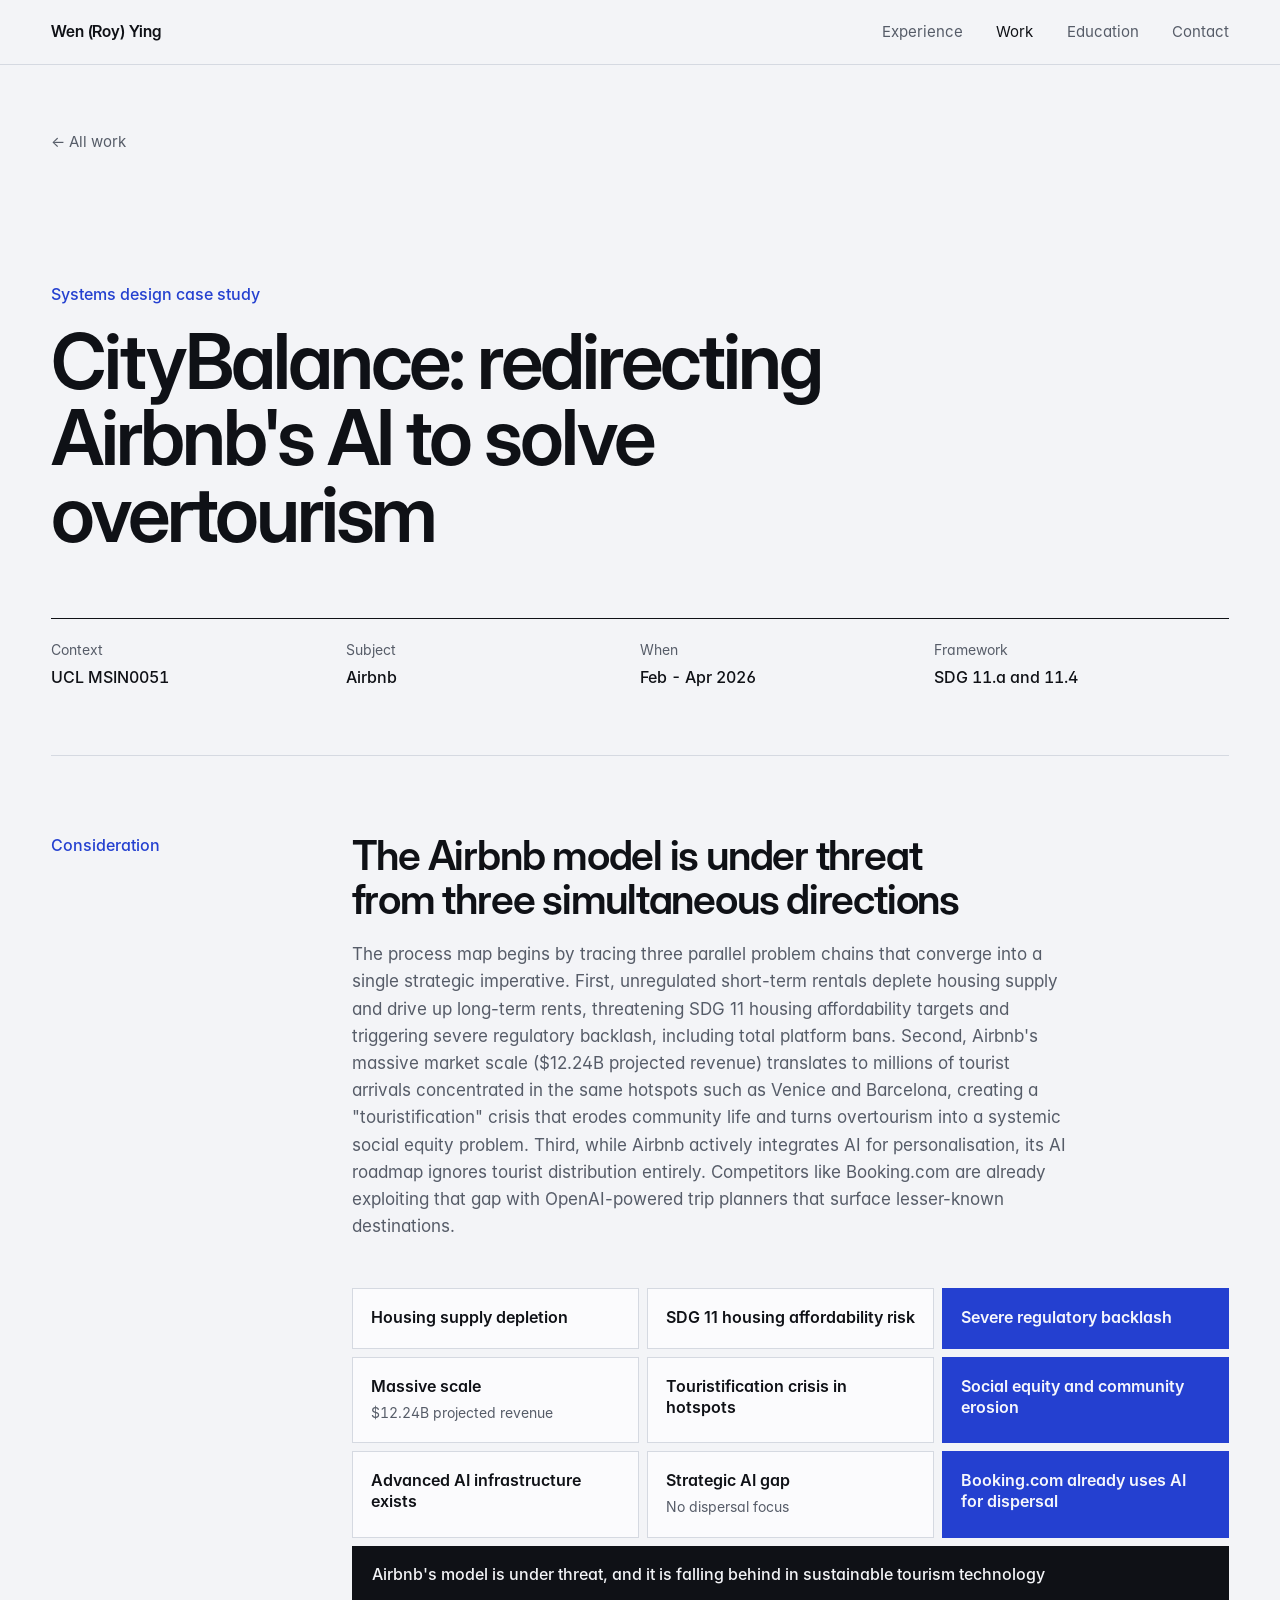
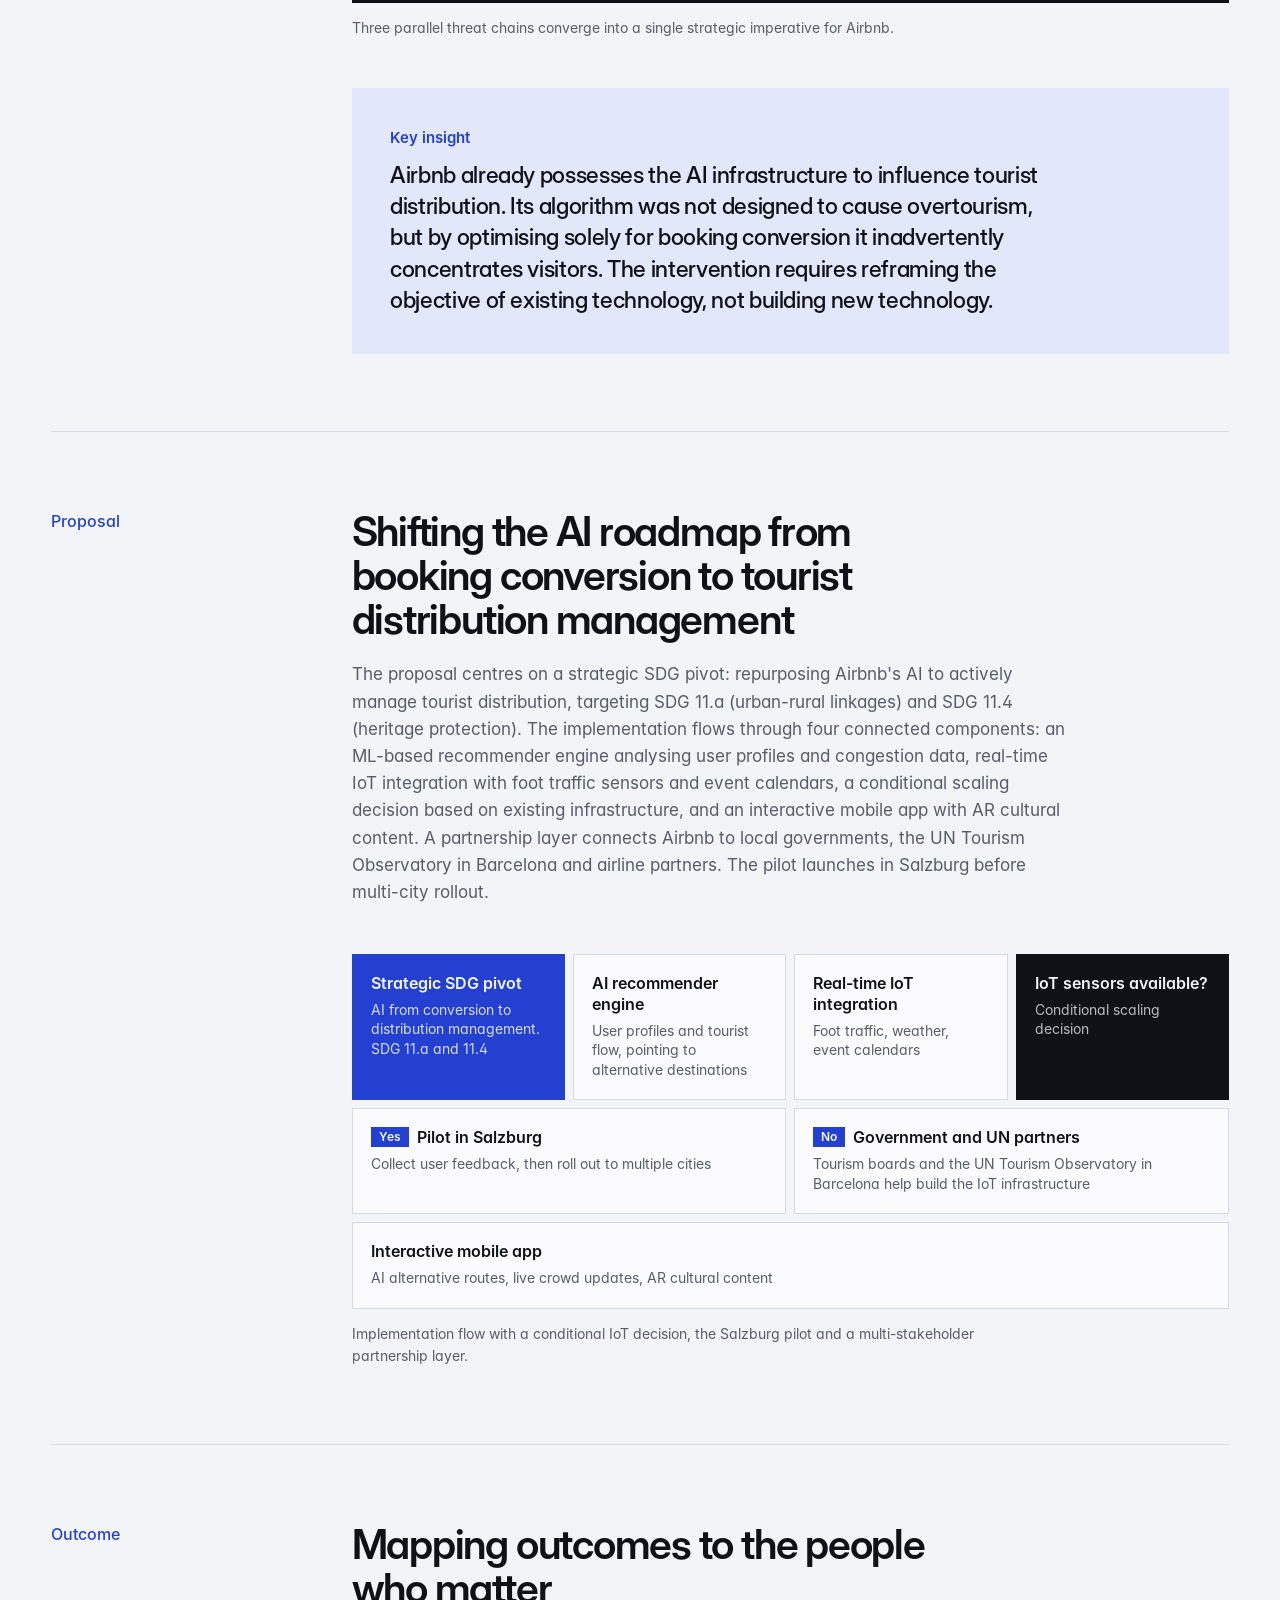
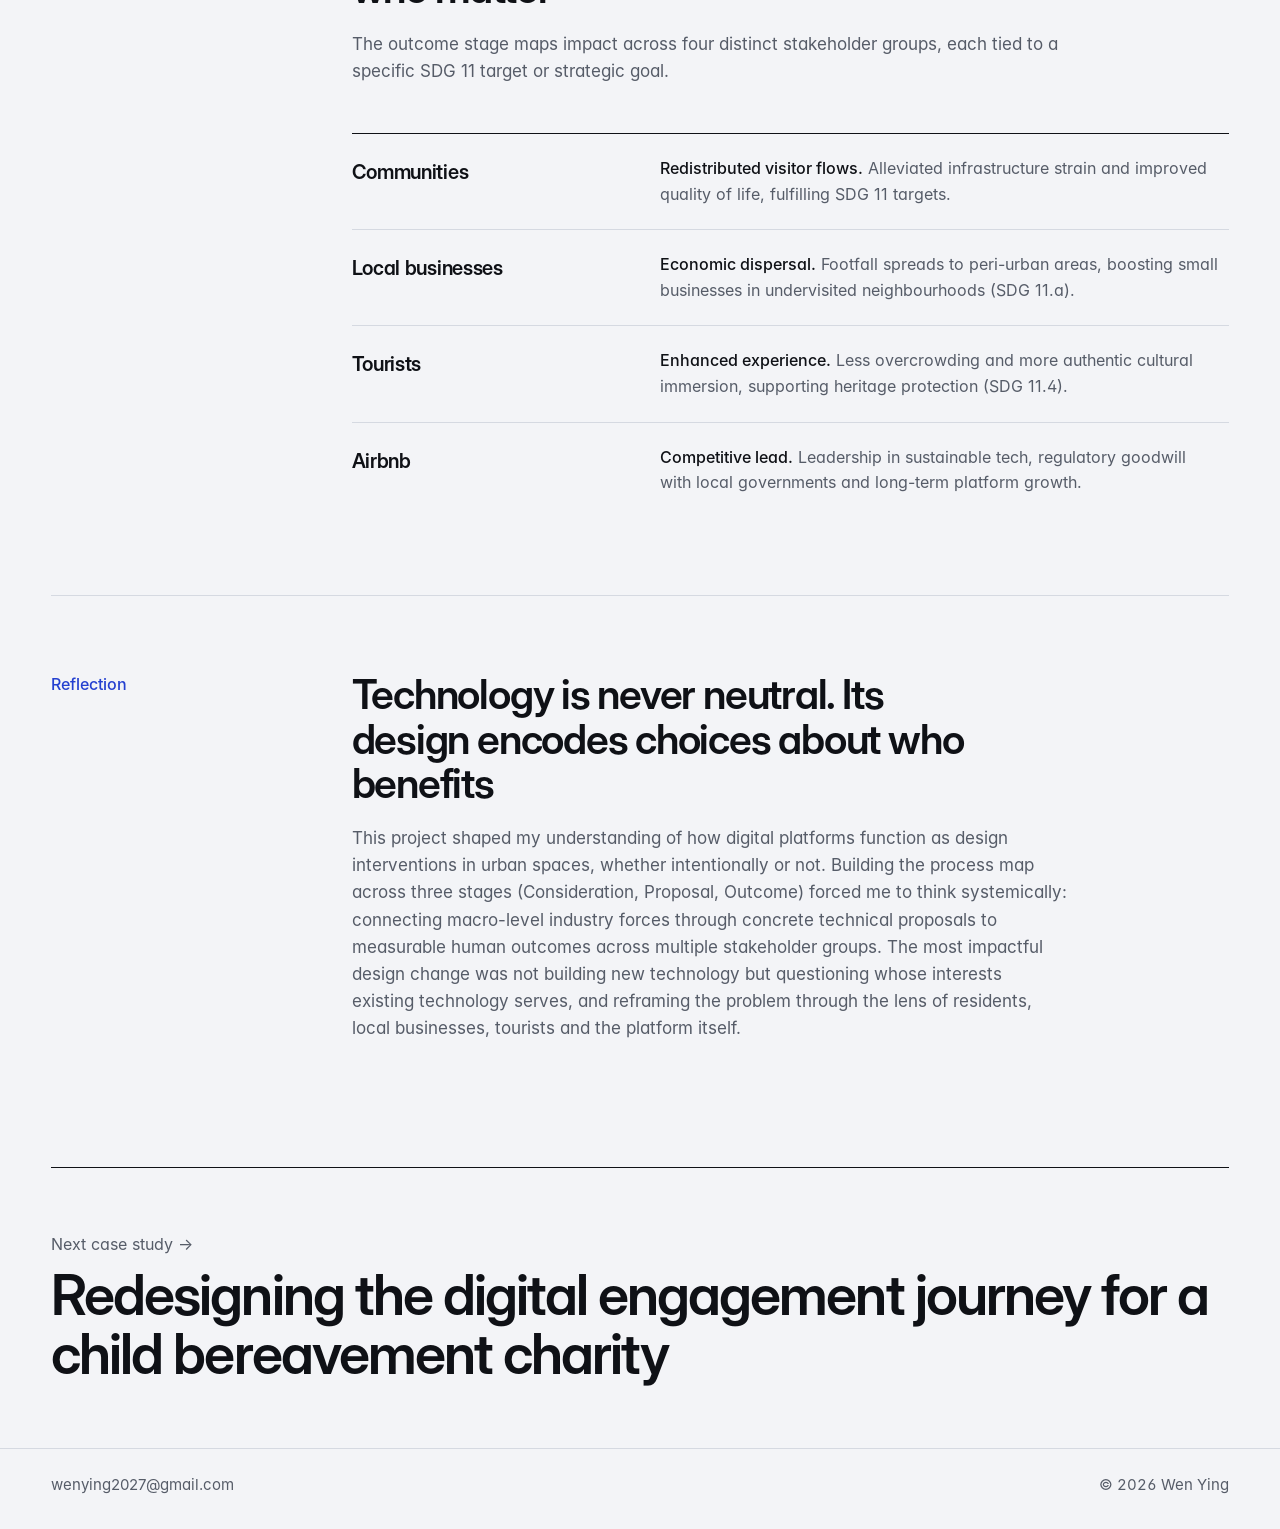
<file: citybalance.html>
<!doctype html>
<html lang="en">
<head>
<meta charset="utf-8">
<meta name="viewport" content="width=device-width, initial-scale=1">
<title>CityBalance - Wen Ying</title>
<meta name="description" content="Case study: CityBalance, a proposal to redirect Airbnb's AI recommender from booking conversion to tourist distribution, aligned to SDG 11.">
<meta property="og:title" content="CityBalance - Wen Ying">
<meta property="og:description" content="Redirecting Airbnb's AI to solve overtourism.">
<meta name="theme-color" content="#f3f4f7" media="(prefers-color-scheme: light)">
<meta name="theme-color" content="#0c0d11" media="(prefers-color-scheme: dark)">
<link rel="preload" href="InterDisplay-SemiBold.woff" as="font" type="font/woff" crossorigin>
<link rel="stylesheet" href="site.css">
</head>
<body>
<a class="skip" href="#main">Skip to content</a>

<header class="nav">
  <div class="wrap">
    <a class="nav-name" href="./">Wen (Roy) Ying</a>
    <nav class="nav-links" aria-label="Primary">
      <a href="./#experience">Experience</a>
      <a href="./#work" aria-current="page">Work</a>
      <a class="opt" href="./#education">Education</a>
      <a href="./#contact">Contact</a>
    </nav>
  </div>
</header>

<main id="main">
  <header class="case-head">
    <div class="wrap enter">
      <a class="back" href="./#work"><span class="arrow back" aria-hidden="true">&larr;</span> All work</a>
      <p class="kind">Systems design case study</p>
      <h1>CityBalance: redirecting Airbnb's AI to solve overtourism</h1>
      <dl class="meta num">
        <div><dt>Context</dt><dd>UCL MSIN0051</dd></div>
        <div><dt>Subject</dt><dd>Airbnb</dd></div>
        <div><dt>When</dt><dd>Feb - Apr 2026</dd></div>
        <div><dt>Framework</dt><dd>SDG 11.a and 11.4</dd></div>
      </dl>
    </div>
  </header>

  <div class="wrap">

    <section class="stage">
      <p class="stage-label">Consideration</p>
      <div class="stage-body">
        <h2 class="reveal">The Airbnb model is under threat from three simultaneous directions</h2>
        <p class="reveal">The process map begins by tracing three parallel problem chains that converge into a single strategic imperative. First, unregulated short-term rentals deplete housing supply and drive up long-term rents, threatening SDG 11 housing affordability targets and triggering severe regulatory backlash, including total platform bans. Second, Airbnb's massive market scale ($12.24B projected revenue) translates to millions of tourist arrivals concentrated in the same hotspots such as Venice and Barcelona, creating a "touristification" crisis that erodes community life and turns overtourism into a systemic social equity problem. Third, while Airbnb actively integrates AI for personalisation, its AI roadmap ignores tourist distribution entirely. Competitors like Booking.com are already exploiting that gap with OpenAI-powered trip planners that surface lesser-known destinations.</p>

        <figure class="reveal">
          <div class="chains">
            <div class="flow">
              <div class="step"><b>Housing supply depletion</b></div>
              <div class="step"><b>SDG 11 housing affordability risk</b></div>
              <div class="step hot"><b>Severe regulatory backlash</b></div>
            </div>
            <div class="flow">
              <div class="step"><b>Massive scale</b><span class="num">$12.24B projected revenue</span></div>
              <div class="step"><b>Touristification crisis in hotspots</b></div>
              <div class="step hot"><b>Social equity and community erosion</b></div>
            </div>
            <div class="flow">
              <div class="step"><b>Advanced AI infrastructure exists</b></div>
              <div class="step"><b>Strategic AI gap</b><span>No dispersal focus</span></div>
              <div class="step hot"><b>Booking.com already uses AI for dispersal</b></div>
            </div>
            <div class="banner">Airbnb's model is under threat, and it is falling behind in sustainable tourism technology</div>
          </div>
          <figcaption>Three parallel threat chains converge into a single strategic imperative for Airbnb.</figcaption>
        </figure>

        <div class="callout reveal">
          <h3>Key insight</h3>
          <p>Airbnb already possesses the AI infrastructure to influence tourist distribution. Its algorithm was not designed to cause overtourism, but by optimising solely for booking conversion it inadvertently concentrates visitors. The intervention requires reframing the objective of existing technology, not building new technology.</p>
        </div>
      </div>
    </section>

    <section class="stage">
      <p class="stage-label">Proposal</p>
      <div class="stage-body">
        <h2 class="reveal">Shifting the AI roadmap from booking conversion to tourist distribution management</h2>
        <p class="reveal">The proposal centres on a strategic SDG pivot: repurposing Airbnb's AI to actively manage tourist distribution, targeting SDG 11.a (urban-rural linkages) and SDG 11.4 (heritage protection). The implementation flows through four connected components: an ML-based recommender engine analysing user profiles and congestion data, real-time IoT integration with foot traffic sensors and event calendars, a conditional scaling decision based on existing infrastructure, and an interactive mobile app with AR cultural content. A partnership layer connects Airbnb to local governments, the UN Tourism Observatory in Barcelona and airline partners. The pilot launches in Salzburg before multi-city rollout.</p>

        <figure class="reveal">
          <div class="flow">
            <div class="step hot"><b>Strategic SDG pivot</b><span>AI from conversion to distribution management. SDG 11.a and 11.4</span></div>
            <div class="step"><b>AI recommender engine</b><span>User profiles and tourist flow, pointing to alternative destinations</span></div>
            <div class="step"><b>Real-time IoT integration</b><span>Foot traffic, weather, event calendars</span></div>
            <div class="step end"><b>IoT sensors available?</b><span>Conditional scaling decision</span></div>
          </div>
          <div class="split">
            <div class="step"><b><small>Yes</small>Pilot in Salzburg</b><span>Collect user feedback, then roll out to multiple cities</span></div>
            <div class="step"><b><small>No</small>Government and UN partners</b><span>Tourism boards and the UN Tourism Observatory in Barcelona help build the IoT infrastructure</span></div>
          </div>
          <div class="split" style="grid-template-columns:1fr">
            <div class="step"><b>Interactive mobile app</b><span>AI alternative routes, live crowd updates, AR cultural content</span></div>
          </div>
          <figcaption>Implementation flow with a conditional IoT decision, the Salzburg pilot and a multi-stakeholder partnership layer.</figcaption>
        </figure>
      </div>
    </section>

    <section class="stage">
      <p class="stage-label">Outcome</p>
      <div class="stage-body">
        <h2 class="reveal">Mapping outcomes to the people who matter</h2>
        <p class="reveal">The outcome stage maps impact across four distinct stakeholder groups, each tied to a specific SDG 11 target or strategic goal.</p>

        <figure class="streams reveal">
          <div><h3>Communities</h3><p><b>Redistributed visitor flows.</b> Alleviated infrastructure strain and improved quality of life, fulfilling SDG 11 targets.</p></div>
          <div><h3>Local businesses</h3><p><b>Economic dispersal.</b> Footfall spreads to peri-urban areas, boosting small businesses in undervisited neighbourhoods (SDG 11.a).</p></div>
          <div><h3>Tourists</h3><p><b>Enhanced experience.</b> Less overcrowding and more authentic cultural immersion, supporting heritage protection (SDG 11.4).</p></div>
          <div><h3>Airbnb</h3><p><b>Competitive lead.</b> Leadership in sustainable tech, regulatory goodwill with local governments and long-term platform growth.</p></div>
        </figure>
      </div>
    </section>

    <section class="stage">
      <p class="stage-label">Reflection</p>
      <div class="stage-body">
        <h2 class="reveal">Technology is never neutral. Its design encodes choices about who benefits</h2>
        <p class="reveal">This project shaped my understanding of how digital platforms function as design interventions in urban spaces, whether intentionally or not. Building the process map across three stages (Consideration, Proposal, Outcome) forced me to think systemically: connecting macro-level industry forces through concrete technical proposals to measurable human outcomes across multiple stakeholder groups. The most impactful design change was not building new technology but questioning whose interests existing technology serves, and reframing the problem through the lens of residents, local businesses, tourists and the platform itself.</p>
      </div>
    </section>

    <a class="next" href="richmond.html">
      <span>Next case study <span class="arrow" aria-hidden="true">&rarr;</span></span>
      <b>Redesigning the digital engagement journey for a child bereavement charity</b>
    </a>
  </div>
</main>

<footer class="foot">
  <div class="wrap">
    <a href="mailto:wenying2027@gmail.com">wenying2027@gmail.com</a>
    <span class="num">&copy; 2026 Wen Ying</span>
  </div>
</footer>

<script src="site.js" defer></script>
</body>
</html>
</file>
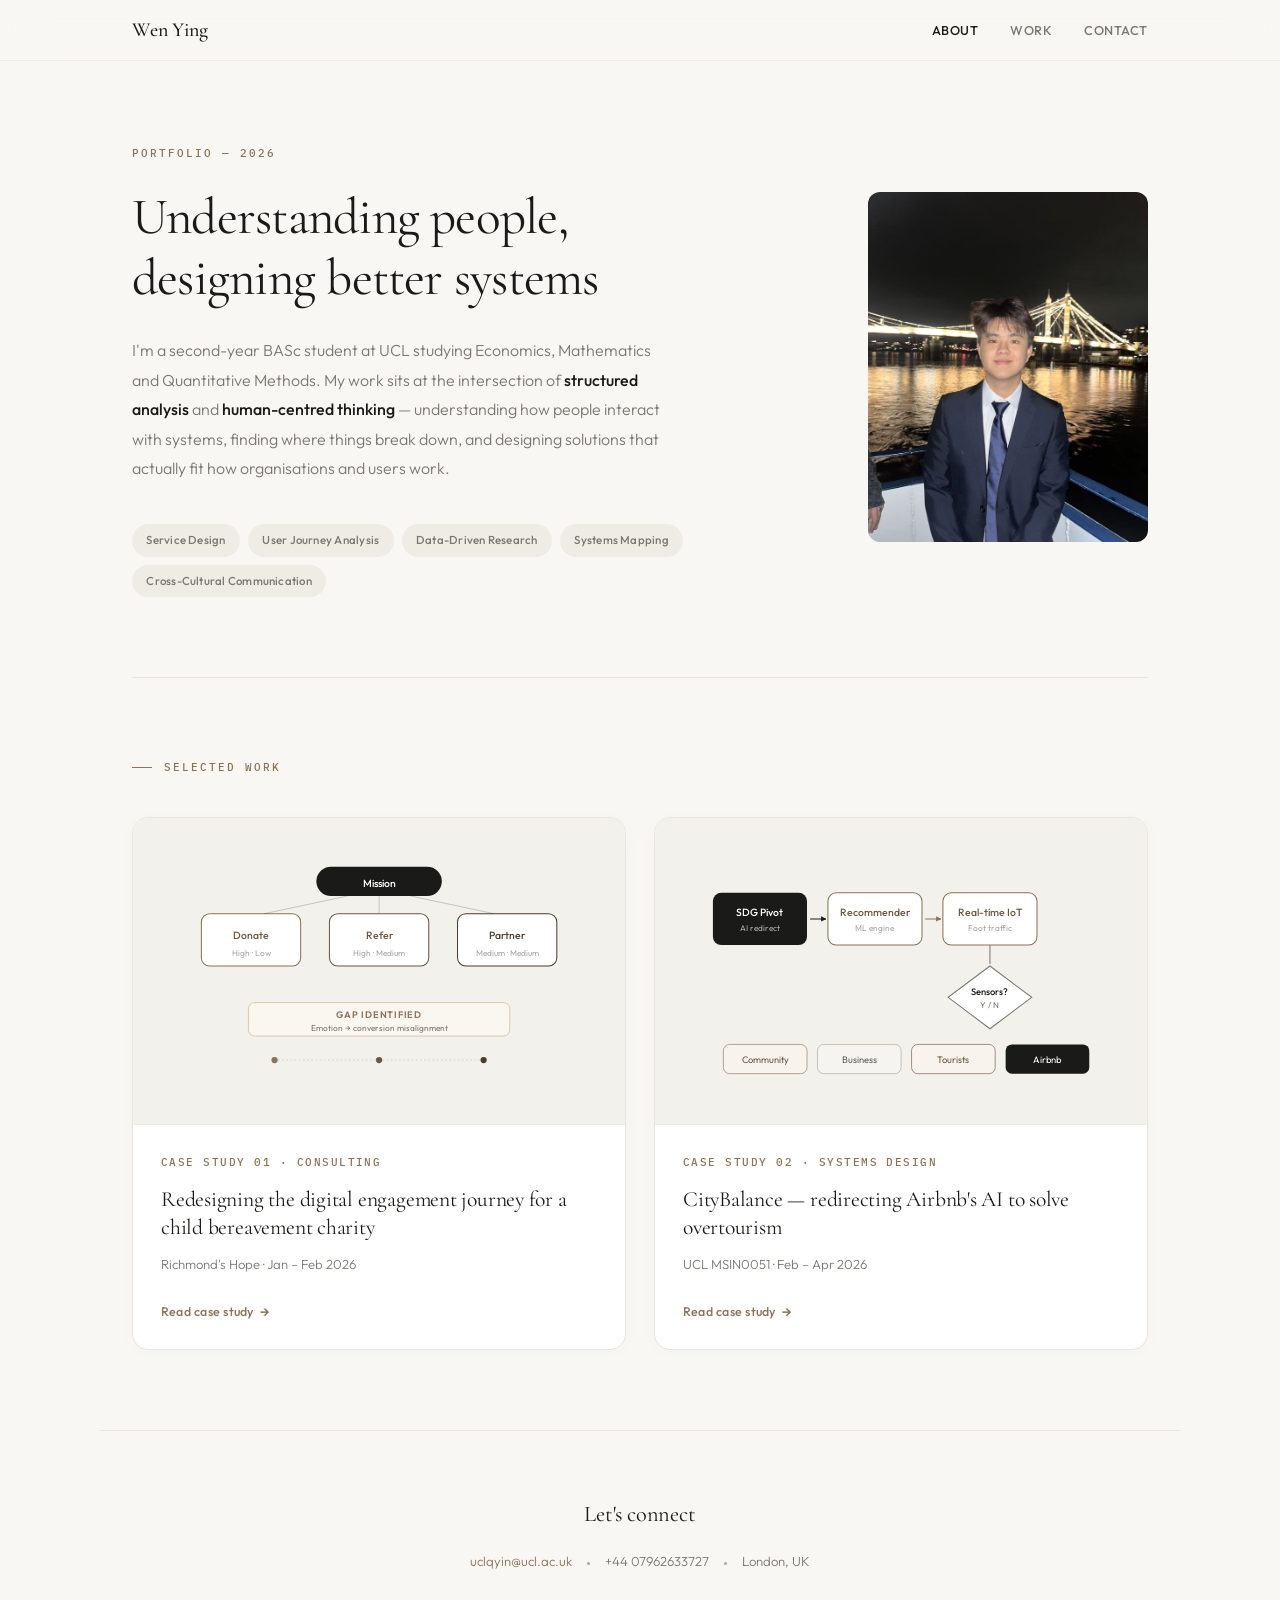
<file: index-html.html>
<!DOCTYPE html>
<html lang="en">
<head>
<meta charset="UTF-8">
<meta name="viewport" content="width=device-width, initial-scale=1.0">
<title>Wen Ying — Portfolio</title>
<link rel="preconnect" href="https://fonts.googleapis.com">
<link href="https://fonts.googleapis.com/css2?family=Cormorant+Garamond:ital,wght@0,300;0,400;0,500;0,600;1,400&family=Outfit:wght@300;400;500;600&family=IBM+Plex+Mono:wght@400;500&display=swap" rel="stylesheet">
<style>
:root {
  --bg: #F8F7F4;
  --bg-warm: #F3F1EC;
  --surface: #FFFFFF;
  --text: #1A1A18;
  --text-secondary: #7A7870;
  --text-tertiary: #A8A59E;
  --accent: #8B7355;
  --accent-light: #F5F1EB;
  --accent-dark: #6B5740;
  --border: #E8E5DE;
  --border-light: #F0EDE7;
  --tag-bg: #EFECE6;
  --serif: 'Cormorant Garamond', Georgia, serif;
  --sans: 'Outfit', -apple-system, sans-serif;
  --mono: 'IBM Plex Mono', monospace;
  --ease: cubic-bezier(0.25, 0.1, 0.25, 1);
  --ease-out: cubic-bezier(0.0, 0.0, 0.2, 1);
}

* { margin: 0; padding: 0; box-sizing: border-box; }
html { scroll-behavior: smooth; }

body {
  font-family: var(--sans);
  background: var(--bg);
  color: var(--text);
  line-height: 1.72;
  font-size: 15.5px;
  -webkit-font-smoothing: antialiased;
  -moz-osx-font-smoothing: grayscale;
}

::selection { background: var(--accent); color: #fff; }

.reveal {
  opacity: 0;
  transform: translateY(24px);
  transition: opacity 0.7s var(--ease-out), transform 0.7s var(--ease-out);
}
.reveal.visible {
  opacity: 1;
  transform: translateY(0);
}

/* ─── NAV ─── */
nav {
  position: fixed; top: 0; left: 0; right: 0; z-index: 100;
  background: rgba(248, 247, 244, 0.88);
  backdrop-filter: blur(20px);
  -webkit-backdrop-filter: blur(20px);
  border-bottom: 1px solid var(--border-light);
  transition: box-shadow 0.3s var(--ease);
}
nav.scrolled { box-shadow: 0 1px 12px rgba(0,0,0,0.04); }
nav .inner {
  max-width: 1080px; margin: 0 auto;
  display: flex; justify-content: space-between; align-items: center;
  height: 60px; padding: 0 2rem;
}
nav .name {
  font-family: var(--serif);
  font-size: 1.25rem;
  font-weight: 500;
  color: var(--text);
  text-decoration: none;
  letter-spacing: -0.01em;
}
nav .links { display: flex; align-items: center; gap: 2rem; }
nav .links a {
  font-size: 0.8rem;
  font-weight: 500;
  color: var(--text-secondary);
  text-decoration: none;
  letter-spacing: 0.04em;
  text-transform: uppercase;
  transition: color 0.25s var(--ease);
  position: relative;
}
nav .links a.active { color: var(--text); }
nav .links a.active::after {
  content: '';
  position: absolute;
  bottom: -2px; left: 0; right: 0;
  height: 1px;
  background: var(--accent);
}
nav .links a::after {
  content: '';
  position: absolute;
  bottom: -2px; left: 0; right: 0;
  height: 1px;
  background: var(--accent);
  transform: scaleX(0);
  transform-origin: right;
  transition: transform 0.3s var(--ease);
}
nav .links a:not(.active):hover { color: var(--accent); }
nav .links a:not(.active):hover::after { transform: scaleX(1); transform-origin: left; }

/* ─── HERO ─── */
.hero {
  max-width: 1080px; margin: 0 auto;
  padding: 9rem 2rem 5rem;
}
.hero-inner {
  display: flex; flex-direction: column-reverse;
  gap: 3.5rem; align-items: center;
}
@media(min-width: 820px) {
  .hero-inner {
    flex-direction: row;
    justify-content: space-between;
    align-items: center;
    gap: 5rem;
  }
}
.hero-content { flex: 1; }
.hero-image { flex-shrink: 0; width: 100%; max-width: 280px; }
.hero-image img {
  width: 100%; aspect-ratio: 4/5;
  object-fit: cover; border-radius: 12px;
  filter: grayscale(15%) contrast(1.02);
  transition: filter 0.5s var(--ease);
}
.hero-image img:hover { filter: grayscale(0%) contrast(1); }

.hero-label {
  font-family: var(--mono);
  font-size: 0.7rem;
  font-weight: 500;
  color: var(--accent);
  letter-spacing: 0.18em;
  text-transform: uppercase;
  margin-bottom: 1.5rem;
}
.hero h1 {
  font-family: var(--serif);
  font-size: clamp(2.2rem, 4.5vw, 3.2rem);
  line-height: 1.18;
  font-weight: 400;
  color: var(--text);
  max-width: 620px;
  margin-bottom: 1.75rem;
  letter-spacing: -0.015em;
}
.hero-sub {
  font-size: 1rem;
  font-weight: 300;
  color: var(--text-secondary);
  max-width: 540px;
  line-height: 1.85;
  margin-bottom: 2.5rem;
}
.hero-sub strong { font-weight: 500; color: var(--text); }
.tags { display: flex; flex-wrap: wrap; gap: 0.5rem; }
.tag {
  font-size: 0.72rem;
  font-weight: 500;
  padding: 0.4rem 0.9rem;
  border-radius: 100px;
  background: var(--tag-bg);
  color: var(--text-secondary);
  letter-spacing: 0.02em;
  transition: background 0.2s var(--ease), color 0.2s var(--ease);
}
.tag:hover { background: var(--accent-light); color: var(--accent); }

/* ─── SECTION DIVIDER ─── */
.section-divider { max-width: 1080px; margin: 0 auto; padding: 0 2rem; }
.section-divider hr { border: none; height: 1px; background: var(--border); }

/* ─── WORK SECTION ─── */
section.work {
  max-width: 1080px; margin: 0 auto;
  padding: 5rem 2rem 5rem;
}
.section-label {
  font-family: var(--mono);
  font-size: 0.68rem;
  font-weight: 500;
  color: var(--accent);
  letter-spacing: 0.18em;
  text-transform: uppercase;
  margin-bottom: 2.5rem;
  display: flex;
  align-items: center;
  gap: 0.75rem;
}
.section-label::before {
  content: '';
  width: 20px; height: 1px;
  background: var(--accent);
}

/* ─── PROJECT GRID ─── */
.project-grid {
  display: grid;
  grid-template-columns: 1fr;
  gap: 1.75rem;
}
@media(min-width: 820px) {
  .project-grid { grid-template-columns: 1fr 1fr; gap: 1.75rem; }
}

.project-link {
  text-decoration: none;
  color: inherit;
  display: block;
}

.project-preview {
  background: var(--surface);
  border: 1px solid var(--border);
  border-radius: 16px;
  overflow: hidden;
  box-shadow: 0 2px 20px rgba(0,0,0,0.02);
  transition: box-shadow 0.4s var(--ease), transform 0.4s var(--ease), border-color 0.4s var(--ease);
  height: 100%;
  display: flex;
  flex-direction: column;
}
.project-preview:hover {
  box-shadow: 0 12px 48px rgba(0,0,0,0.06);
  transform: translateY(-4px);
  border-color: var(--accent);
}

.preview-image {
  aspect-ratio: 16 / 10;
  background: var(--bg-warm);
  border-bottom: 1px solid var(--border-light);
  display: flex; align-items: center; justify-content: center;
  overflow: hidden;
  position: relative;
}
.preview-image svg {
  width: 85%;
  height: auto;
  transition: transform 0.6s var(--ease);
}
.project-preview:hover .preview-image svg {
  transform: scale(1.04);
}

.preview-body {
  padding: 1.75rem 1.75rem 1.5rem;
  flex: 1;
  display: flex;
  flex-direction: column;
}
.preview-overline {
  font-family: var(--mono);
  font-size: 0.66rem;
  font-weight: 500;
  letter-spacing: 0.14em;
  text-transform: uppercase;
  color: var(--accent);
  margin-bottom: 0.85rem;
}
.preview-title {
  font-family: var(--serif);
  font-size: 1.35rem;
  line-height: 1.3;
  font-weight: 400;
  letter-spacing: -0.01em;
  color: var(--text);
  margin-bottom: 0.75rem;
}
.preview-meta {
  font-size: 0.82rem;
  font-weight: 300;
  color: var(--text-secondary);
  margin-bottom: 1.5rem;
}
.preview-cta {
  margin-top: auto;
  font-size: 0.78rem;
  font-weight: 500;
  color: var(--accent);
  display: flex;
  align-items: center;
  gap: 0.4rem;
  letter-spacing: 0.02em;
  transition: gap 0.3s var(--ease);
}
.project-preview:hover .preview-cta { gap: 0.7rem; }
.preview-cta .arrow {
  font-size: 0.9rem;
  transition: transform 0.3s var(--ease);
}

/* ─── FOOTER ─── */
footer {
  max-width: 1080px; margin: 0 auto;
  padding: 4rem 2rem 5rem;
  border-top: 1px solid var(--border);
  text-align: center;
}
footer .footer-heading {
  font-family: var(--serif);
  font-size: 1.4rem;
  font-weight: 400;
  color: var(--text);
  margin-bottom: 1rem;
  letter-spacing: -0.01em;
}
footer .footer-details {
  font-size: 0.82rem;
  font-weight: 300;
  color: var(--text-secondary);
  line-height: 1.9;
}
footer a {
  color: var(--accent);
  text-decoration: none;
  border-bottom: 1px solid transparent;
  transition: border-color 0.2s var(--ease);
}
footer a:hover { border-bottom-color: var(--accent); }
footer .footer-sep {
  display: inline-block;
  width: 3px; height: 3px;
  border-radius: 50%;
  background: var(--text-tertiary);
  margin: 0 0.75rem;
  vertical-align: middle;
}

@media(max-width: 640px) {
  .hero { padding: 7rem 1.5rem 3.5rem; }
  section.work { padding: 3.5rem 1.5rem; }
  nav .links { gap: 1.25rem; }
  nav .links a { font-size: 0.72rem; }
  nav .inner { padding: 0 1.5rem; }
  .preview-body { padding: 1.5rem; }
  .preview-title { font-size: 1.2rem; }
}
</style>
</head>
<body>

<nav>
  <div class="inner">
    <a href="index.html" class="name">Wen Ying</a>
    <div class="links">
      <a href="index.html" class="active">About</a>
      <a href="index.html#work">Work</a>
      <a href="index.html#contact">Contact</a>
    </div>
  </div>
</nav>

<!-- ═══════════════════ HERO ═══════════════════ -->

<header class="hero">
  <div class="hero-inner reveal">
    <div class="hero-content">
      <div class="hero-label">Portfolio — 2026</div>
      <h1>Understanding people, designing better systems</h1>
      <p class="hero-sub">
        I'm a second-year BASc student at UCL studying Economics, Mathematics and Quantitative Methods.
        My work sits at the intersection of <strong>structured analysis</strong> and <strong>human-centred thinking</strong> —
        understanding how people interact with systems, finding where things break down, and designing solutions that actually fit how organisations and users work.
      </p>
      <div class="tags">
        <span class="tag">Service Design</span>
        <span class="tag">User Journey Analysis</span>
        <span class="tag">Data-Driven Research</span>
        <span class="tag">Systems Mapping</span>
        <span class="tag">Cross-Cultural Communication</span>
      </div>
    </div>
    <div class="hero-image">
      <img src="2e2ac751ba50fac6e4fe5c783db6f2da.jpg" alt="Wen Ying Portrait">
    </div>
  </div>
</header>

<div class="section-divider"><hr></div>

<!-- ═══════════════════ SELECTED WORK ═══════════════════ -->

<section class="work" id="work">
  <div class="section-label reveal">Selected Work</div>

  <div class="project-grid">

    <!-- ── Card 1: Richmond's Hope ── -->
    <a href="richmond.html" class="project-link reveal">
      <div class="project-preview">
        <div class="preview-image">
          <svg viewBox="0 0 400 230" xmlns="http://www.w3.org/2000/svg">
            <!-- Three pathway boxes -->
            <rect x="30" y="60" width="95" height="50" rx="8" fill="#fff" stroke="#8B7355" stroke-width="1"/>
            <text x="77.5" y="84" text-anchor="middle" font-family="Outfit,sans-serif" font-size="10" font-weight="500" fill="#6B5740">Donate</text>
            <text x="77.5" y="100" text-anchor="middle" font-family="Outfit,sans-serif" font-size="8" fill="#A8A59E">High · Low</text>

            <rect x="152.5" y="60" width="95" height="50" rx="8" fill="#fff" stroke="#6B5740" stroke-width="1"/>
            <text x="200" y="84" text-anchor="middle" font-family="Outfit,sans-serif" font-size="10" font-weight="500" fill="#6B5740">Refer</text>
            <text x="200" y="100" text-anchor="middle" font-family="Outfit,sans-serif" font-size="8" fill="#A8A59E">High · Medium</text>

            <rect x="275" y="60" width="95" height="50" rx="8" fill="#fff" stroke="#4A3D2E" stroke-width="1"/>
            <text x="322.5" y="84" text-anchor="middle" font-family="Outfit,sans-serif" font-size="10" font-weight="500" fill="#4A3D2E">Partner</text>
            <text x="322.5" y="100" text-anchor="middle" font-family="Outfit,sans-serif" font-size="8" fill="#A8A59E">Medium · Medium</text>

            <!-- Central mission pill -->
            <rect x="140" y="15" width="120" height="28" rx="14" fill="#1A1A18"/>
            <text x="200" y="34" text-anchor="middle" font-family="Outfit,sans-serif" font-size="10" font-weight="500" fill="#fff">Mission</text>

            <!-- Connecting lines -->
            <line x1="170" y1="43" x2="90" y2="60" stroke="#1A1A18" stroke-width="0.8" opacity="0.25"/>
            <line x1="200" y1="43" x2="200" y2="60" stroke="#1A1A18" stroke-width="0.8" opacity="0.25"/>
            <line x1="230" y1="43" x2="310" y2="60" stroke="#1A1A18" stroke-width="0.8" opacity="0.25"/>

            <!-- Bottom gap label -->
            <rect x="75" y="145" width="250" height="32" rx="6" fill="#FAF6F0" stroke="#C8B080" stroke-width="0.6"/>
            <text x="200" y="160" text-anchor="middle" font-family="Outfit,sans-serif" font-size="9" font-weight="600" fill="#8B7355" letter-spacing="0.08em">GAP IDENTIFIED</text>
            <text x="200" y="172" text-anchor="middle" font-family="Outfit,sans-serif" font-size="8" fill="#7A7870">Emotion → conversion misalignment</text>

            <!-- Three small path indicators -->
            <circle cx="100" cy="200" r="3" fill="#8B7355"/>
            <circle cx="200" cy="200" r="3" fill="#6B5740"/>
            <circle cx="300" cy="200" r="3" fill="#4A3D2E"/>
            <line x1="103" y1="200" x2="197" y2="200" stroke="#C8C4BC" stroke-width="0.6" stroke-dasharray="2,2"/>
            <line x1="203" y1="200" x2="297" y2="200" stroke="#C8C4BC" stroke-width="0.6" stroke-dasharray="2,2"/>
          </svg>
        </div>
        <div class="preview-body">
          <div class="preview-overline">Case Study 01 · Consulting</div>
          <h3 class="preview-title">Redesigning the digital engagement journey for a child bereavement charity</h3>
          <p class="preview-meta">Richmond's Hope · Jan – Feb 2026</p>
          <div class="preview-cta">Read case study <span class="arrow">→</span></div>
        </div>
      </div>
    </a>

    <!-- ── Card 2: CityBalance ── -->
    <a href="citybalance.html" class="project-link reveal">
      <div class="project-preview">
        <div class="preview-image">
          <svg viewBox="0 0 400 230" xmlns="http://www.w3.org/2000/svg">
            <!-- Pivot box (dark) -->
            <rect x="20" y="40" width="90" height="50" rx="8" fill="#1A1A18"/>
            <text x="65" y="62" text-anchor="middle" font-family="Outfit,sans-serif" font-size="10" font-weight="500" fill="#fff">SDG Pivot</text>
            <text x="65" y="77" text-anchor="middle" font-family="Outfit,sans-serif" font-size="8" fill="rgba(255,255,255,0.65)">AI redirect</text>

            <line x1="113" y1="65" x2="128" y2="65" stroke="#1A1A18" stroke-width="1" marker-end="url(#pva)"/>

            <!-- AI Recommender -->
            <rect x="130" y="40" width="90" height="50" rx="8" fill="#fff" stroke="#8B7355" stroke-width="1"/>
            <text x="175" y="62" text-anchor="middle" font-family="Outfit,sans-serif" font-size="10" font-weight="500" fill="#6B5740">Recommender</text>
            <text x="175" y="77" text-anchor="middle" font-family="Outfit,sans-serif" font-size="8" fill="#A8A59E">ML engine</text>

            <line x1="223" y1="65" x2="238" y2="65" stroke="#8B7355" stroke-width="1" marker-end="url(#pva2)"/>

            <!-- IoT -->
            <rect x="240" y="40" width="90" height="50" rx="8" fill="#fff" stroke="#8B7355" stroke-width="1"/>
            <text x="285" y="62" text-anchor="middle" font-family="Outfit,sans-serif" font-size="10" font-weight="500" fill="#6B5740">Real-time IoT</text>
            <text x="285" y="77" text-anchor="middle" font-family="Outfit,sans-serif" font-size="8" fill="#A8A59E">Foot traffic</text>

            <!-- Decision diamond -->
            <line x1="285" y1="90" x2="285" y2="108" stroke="#7A7870" stroke-width="1"/>
            <polygon points="285,110 325,140 285,170 245,140" fill="#fff" stroke="#7A7870" stroke-width="1"/>
            <text x="285" y="138" text-anchor="middle" font-family="Outfit,sans-serif" font-size="9" font-weight="500" fill="#1A1A18">Sensors?</text>
            <text x="285" y="150" text-anchor="middle" font-family="Outfit,sans-serif" font-size="8" fill="#7A7870">Y / N</text>

            <!-- Outcomes -->
            <rect x="30" y="185" width="80" height="28" rx="6" fill="#F8F3ED" stroke="#8B7355" stroke-width="0.6"/>
            <text x="70" y="203" text-anchor="middle" font-family="Outfit,sans-serif" font-size="9" fill="#6B5740">Community</text>

            <rect x="120" y="185" width="80" height="28" rx="6" fill="#F5F4F0" stroke="#A8A59E" stroke-width="0.6"/>
            <text x="160" y="203" text-anchor="middle" font-family="Outfit,sans-serif" font-size="9" fill="#5F5E5A">Business</text>

            <rect x="210" y="185" width="80" height="28" rx="6" fill="#F8F3ED" stroke="#6B5740" stroke-width="0.6"/>
            <text x="250" y="203" text-anchor="middle" font-family="Outfit,sans-serif" font-size="9" fill="#6B5740">Tourists</text>

            <rect x="300" y="185" width="80" height="28" rx="6" fill="#1A1A18"/>
            <text x="340" y="203" text-anchor="middle" font-family="Outfit,sans-serif" font-size="9" fill="#fff">Airbnb</text>

            <defs>
              <marker id="pva" viewBox="0 0 10 10" refX="9" refY="5" markerWidth="5" markerHeight="5" orient="auto"><path d="M 0 0 L 10 5 L 0 10 z" fill="#1A1A18"/></marker>
              <marker id="pva2" viewBox="0 0 10 10" refX="9" refY="5" markerWidth="5" markerHeight="5" orient="auto"><path d="M 0 0 L 10 5 L 0 10 z" fill="#8B7355"/></marker>
            </defs>
          </svg>
        </div>
        <div class="preview-body">
          <div class="preview-overline">Case Study 02 · Systems Design</div>
          <h3 class="preview-title">CityBalance — redirecting Airbnb's AI to solve overtourism</h3>
          <p class="preview-meta">UCL MSIN0051 · Feb – Apr 2026</p>
          <div class="preview-cta">Read case study <span class="arrow">→</span></div>
        </div>
      </div>
    </a>

  </div>
</section>

<!-- ═══════════════════ FOOTER ═══════════════════ -->

<footer id="contact">
  <p class="footer-heading">Let's connect</p>
  <p class="footer-details">
    <a href="mailto:uclqyin@ucl.ac.uk">uclqyin@ucl.ac.uk</a>
    <span class="footer-sep"></span>
    +44 07962633727
    <span class="footer-sep"></span>
    London, UK
  </p>
</footer>

<script>
const nav = document.querySelector('nav');
window.addEventListener('scroll', () => {
  nav.classList.toggle('scrolled', window.scrollY > 10);
}, { passive: true });

const observer = new IntersectionObserver((entries) => {
  entries.forEach(entry => {
    if (entry.isIntersecting) entry.target.classList.add('visible');
  });
}, { threshold: 0.08, rootMargin: '0px 0px -40px 0px' });

document.querySelectorAll('.reveal').forEach(el => observer.observe(el));
</script>

</body>
</html>
</file>
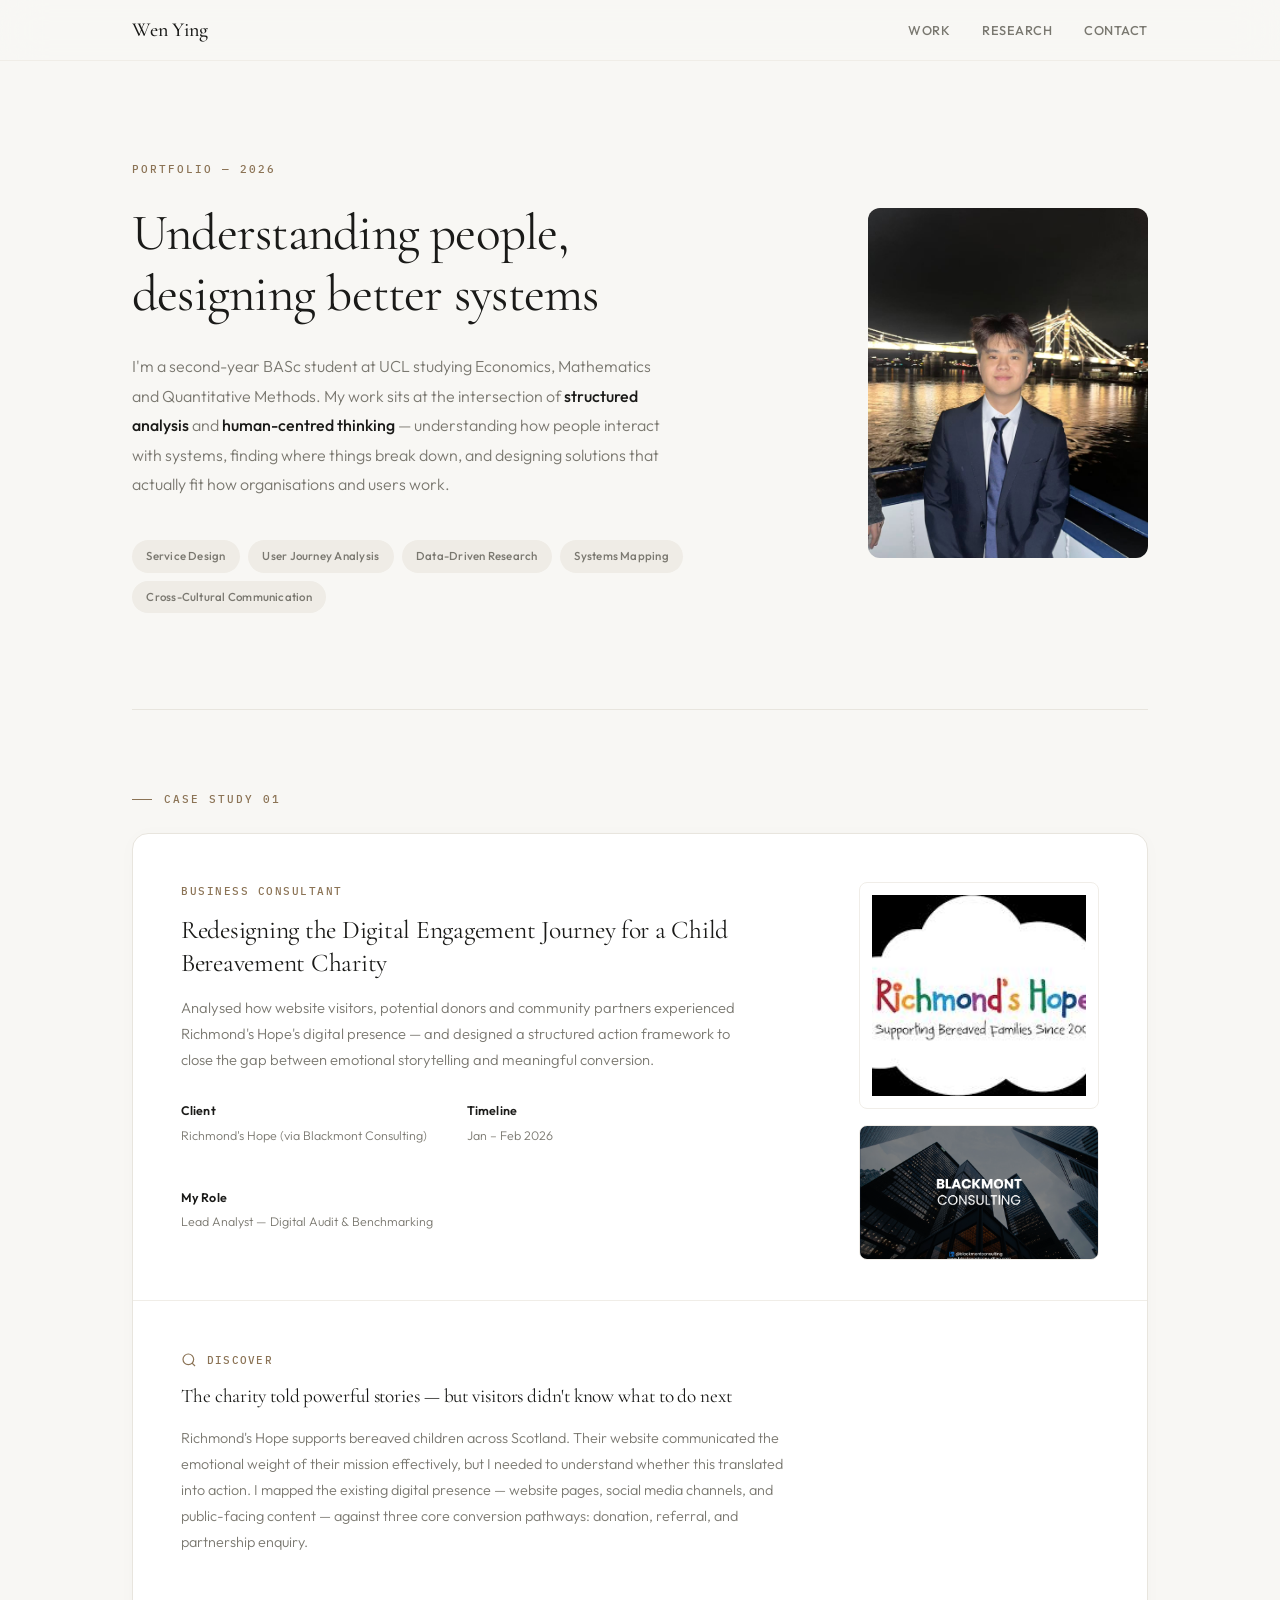
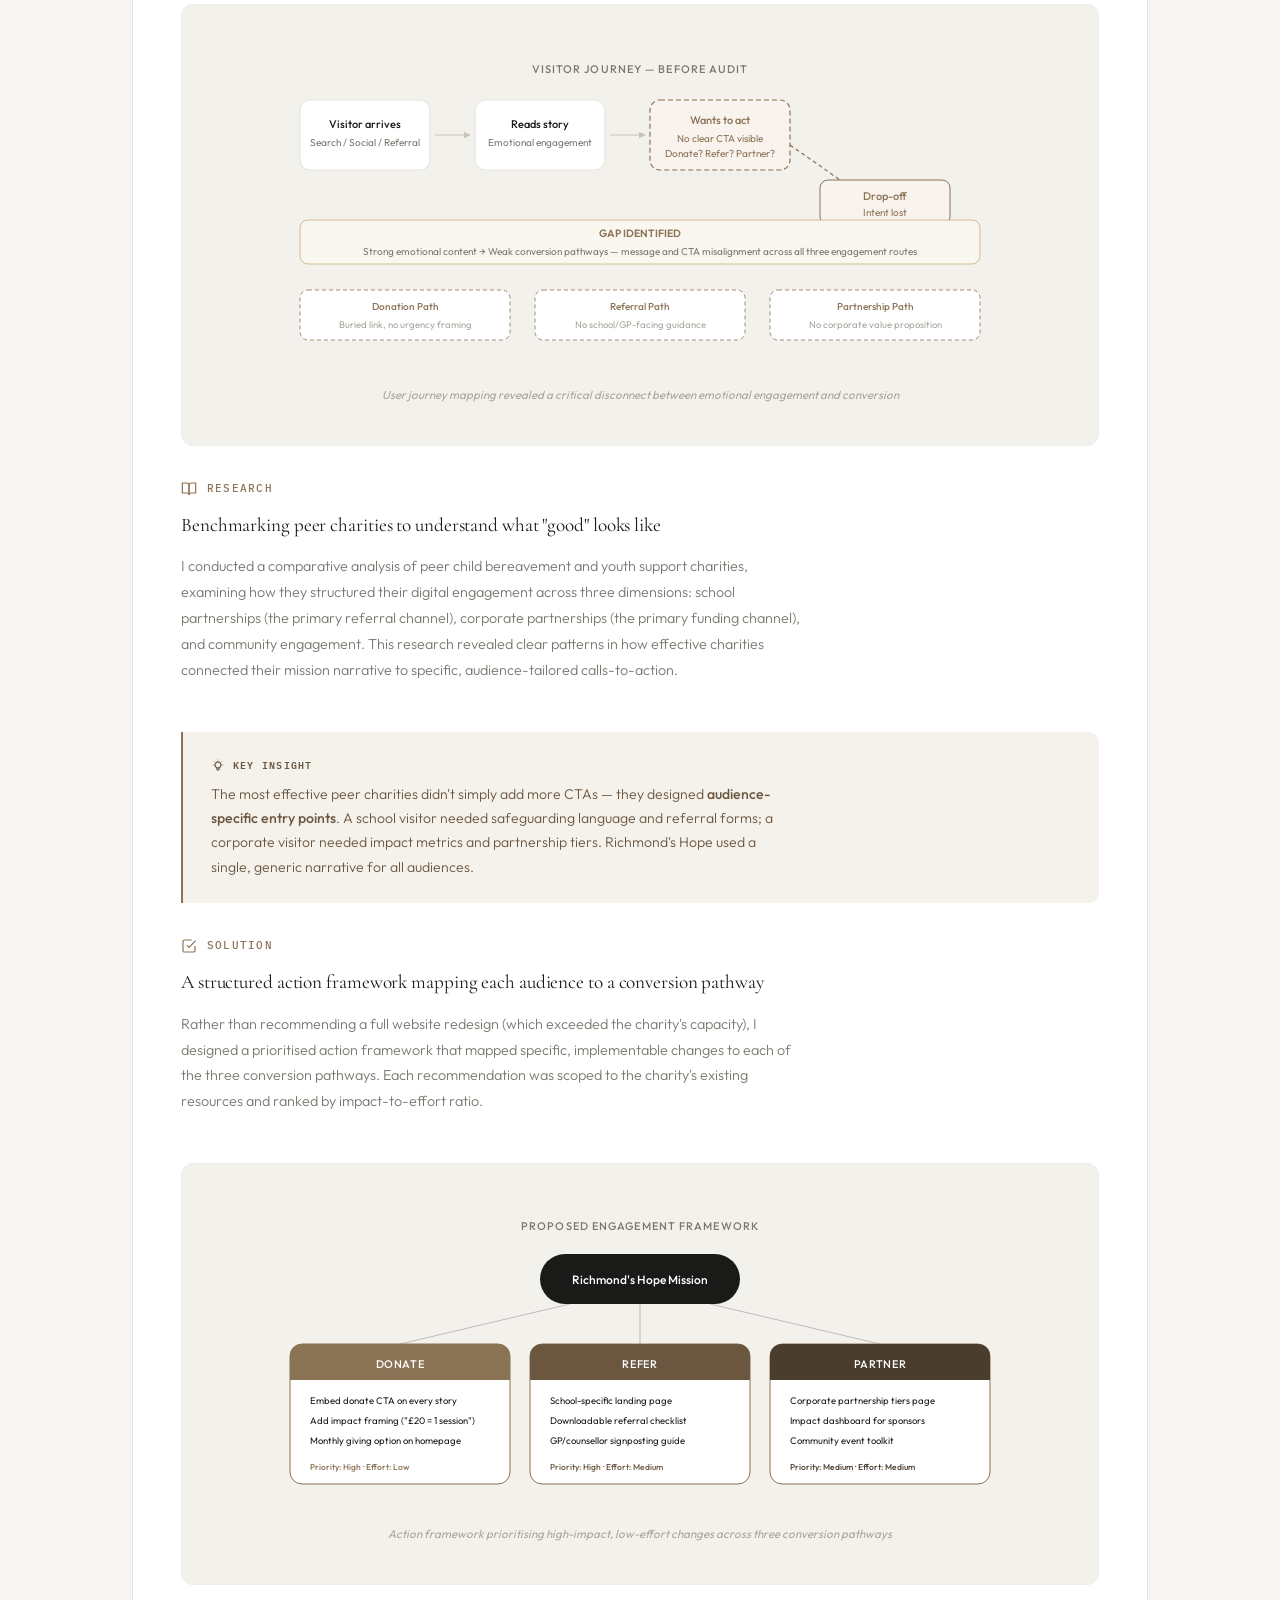
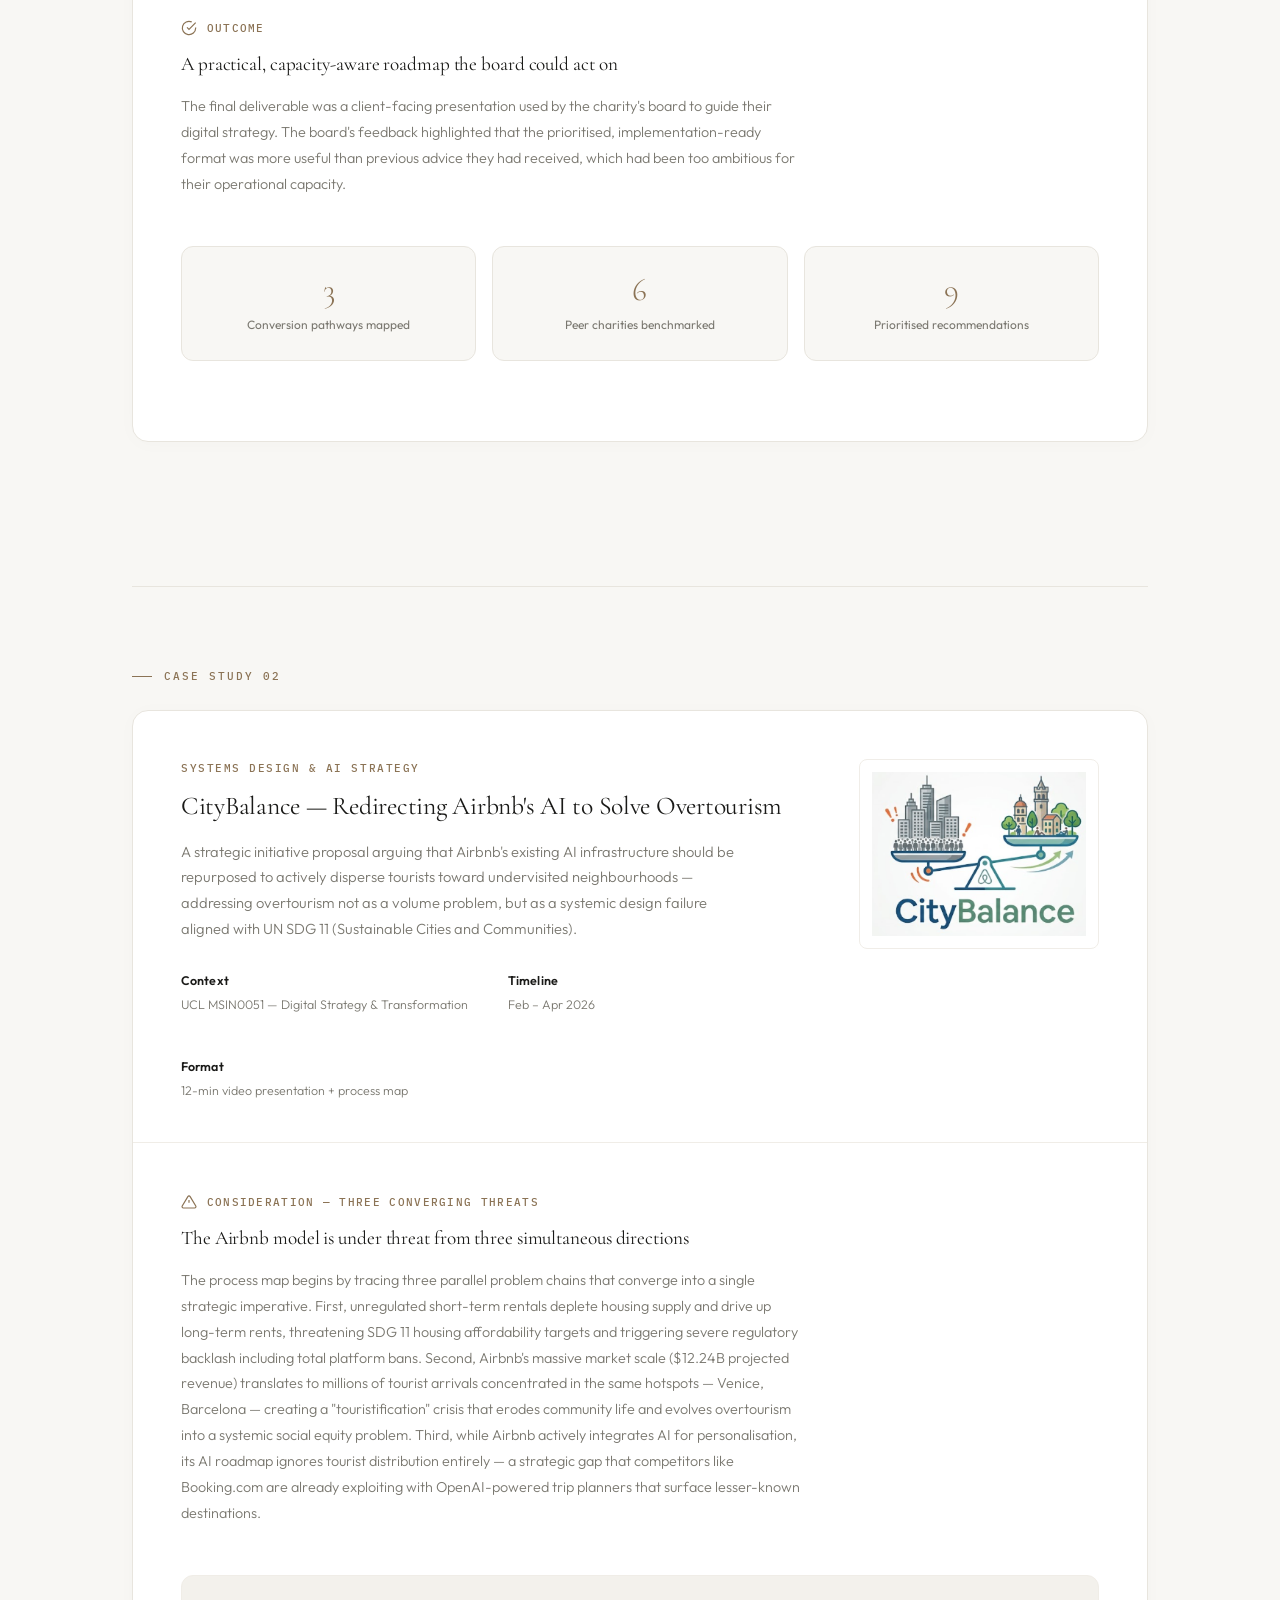
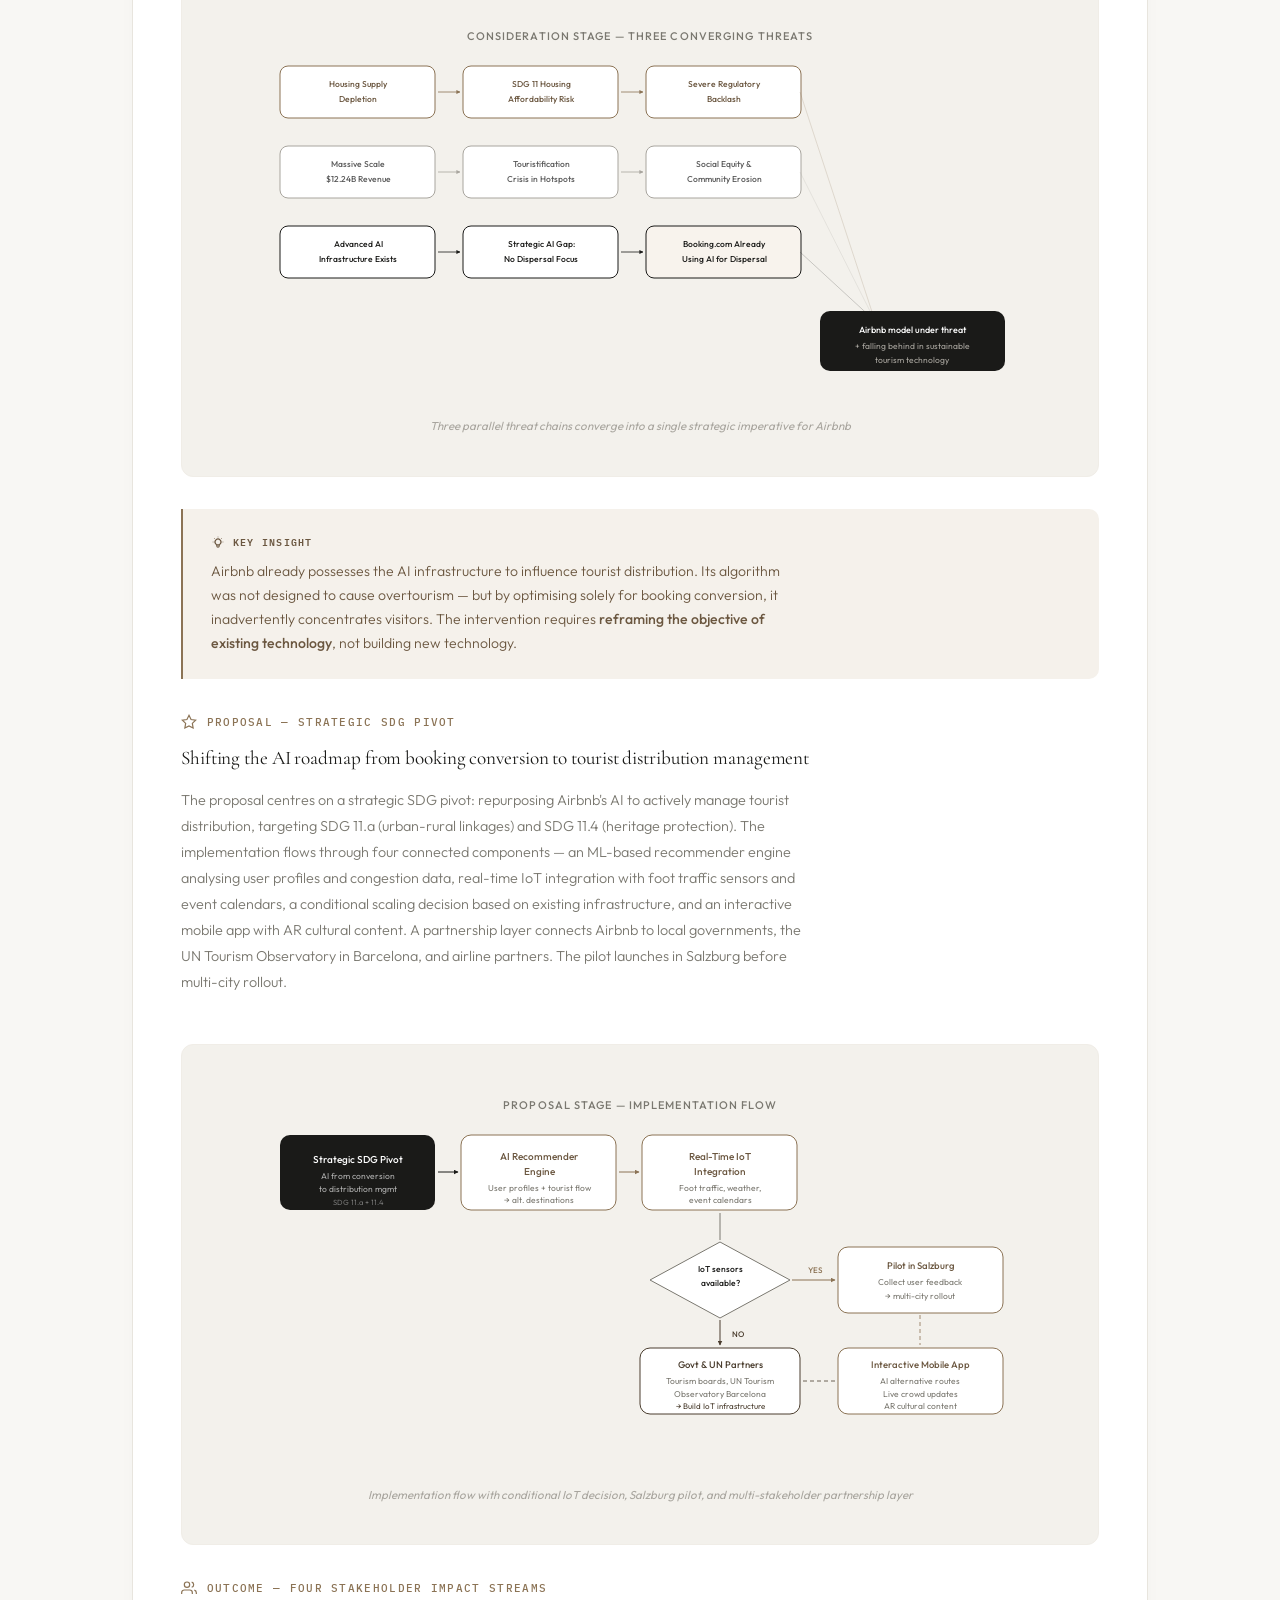
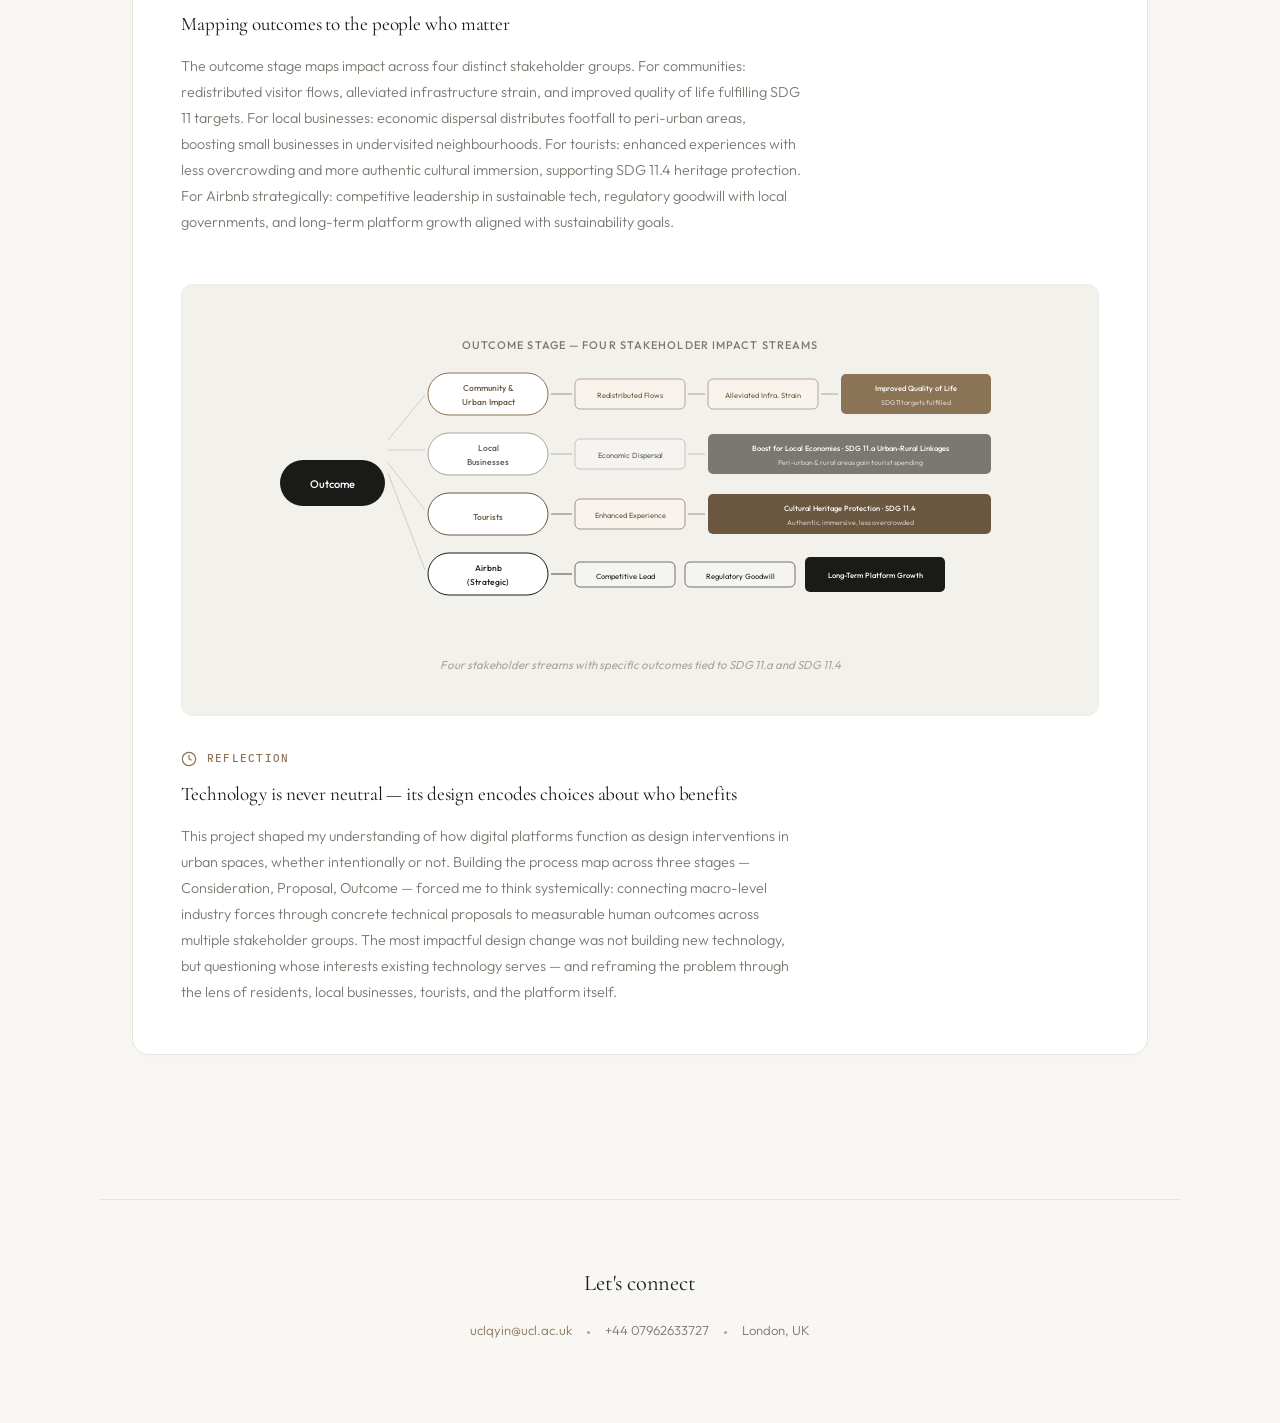
<file: index_1.html>
<!DOCTYPE html>
<html lang="en">
<head>
<meta charset="UTF-8">
<meta name="viewport" content="width=device-width, initial-scale=1.0">
<title>Wen Ying — Portfolio</title>
<link rel="preconnect" href="https://fonts.googleapis.com">
<link href="https://fonts.googleapis.com/css2?family=Cormorant+Garamond:ital,wght@0,300;0,400;0,500;0,600;1,400&family=Outfit:wght@300;400;500;600&family=IBM+Plex+Mono:wght@400;500&display=swap" rel="stylesheet">
<style>
:root {
  --bg: #F8F7F4;
  --bg-warm: #F3F1EC;
  --surface: #FFFFFF;
  --text: #1A1A18;
  --text-secondary: #7A7870;
  --text-tertiary: #A8A59E;
  --accent: #8B7355;
  --accent-light: #F5F1EB;
  --accent-dark: #6B5740;
  --border: #E8E5DE;
  --border-light: #F0EDE7;
  --tag-bg: #EFECE6;
  --serif: 'Cormorant Garamond', Georgia, serif;
  --sans: 'Outfit', -apple-system, sans-serif;
  --mono: 'IBM Plex Mono', monospace;
  --ease: cubic-bezier(0.25, 0.1, 0.25, 1);
  --ease-out: cubic-bezier(0.0, 0.0, 0.2, 1);
}

* { margin: 0; padding: 0; box-sizing: border-box; }
html { scroll-behavior: smooth; }

body {
  font-family: var(--sans);
  background: var(--bg);
  color: var(--text);
  line-height: 1.72;
  font-size: 15.5px;
  -webkit-font-smoothing: antialiased;
  -moz-osx-font-smoothing: grayscale;
}

::selection { background: var(--accent); color: #fff; }

/* ─── FADE-IN ON SCROLL ─── */
.reveal {
  opacity: 0;
  transform: translateY(24px);
  transition: opacity 0.7s var(--ease-out), transform 0.7s var(--ease-out);
}
.reveal.visible {
  opacity: 1;
  transform: translateY(0);
}

/* ─── NAV ─── */
nav {
  position: fixed; top: 0; left: 0; right: 0; z-index: 100;
  background: rgba(248, 247, 244, 0.88);
  backdrop-filter: blur(20px);
  -webkit-backdrop-filter: blur(20px);
  border-bottom: 1px solid var(--border-light);
  transition: box-shadow 0.3s var(--ease);
}
nav.scrolled {
  box-shadow: 0 1px 12px rgba(0,0,0,0.04);
}
nav .inner {
  max-width: 1080px; margin: 0 auto;
  display: flex; justify-content: space-between; align-items: center;
  height: 60px; padding: 0 2rem;
}
nav .name {
  font-family: var(--serif);
  font-size: 1.25rem;
  font-weight: 500;
  color: var(--text);
  text-decoration: none;
  letter-spacing: -0.01em;
}
nav .links { display: flex; align-items: center; gap: 2rem; }
nav .links a {
  font-size: 0.8rem;
  font-weight: 500;
  color: var(--text-secondary);
  text-decoration: none;
  letter-spacing: 0.04em;
  text-transform: uppercase;
  transition: color 0.25s var(--ease);
  position: relative;
}
nav .links a::after {
  content: '';
  position: absolute;
  bottom: -2px; left: 0; right: 0;
  height: 1px;
  background: var(--accent);
  transform: scaleX(0);
  transform-origin: right;
  transition: transform 0.3s var(--ease);
}
nav .links a:hover { color: var(--accent); }
nav .links a:hover::after { transform: scaleX(1); transform-origin: left; }

/* ─── HERO ─── */
.hero {
  max-width: 1080px; margin: 0 auto;
  padding: 10rem 2rem 6rem;
}
.hero-inner {
  display: flex; flex-direction: column-reverse;
  gap: 3.5rem; align-items: center;
}
@media(min-width: 820px) {
  .hero-inner {
    flex-direction: row;
    justify-content: space-between;
    align-items: center;
    gap: 5rem;
  }
}
.hero-content { flex: 1; }
.hero-image { flex-shrink: 0; width: 100%; max-width: 280px; }
.hero-image img {
  width: 100%; aspect-ratio: 4/5;
  object-fit: cover; border-radius: 12px;
  filter: grayscale(15%) contrast(1.02);
  transition: filter 0.5s var(--ease);
}
.hero-image img:hover { filter: grayscale(0%) contrast(1); }

.hero-label {
  font-family: var(--mono);
  font-size: 0.7rem;
  font-weight: 500;
  color: var(--accent);
  letter-spacing: 0.18em;
  text-transform: uppercase;
  margin-bottom: 1.5rem;
}
.hero h1 {
  font-family: var(--serif);
  font-size: clamp(2.2rem, 4.5vw, 3.2rem);
  line-height: 1.18;
  font-weight: 400;
  color: var(--text);
  max-width: 620px;
  margin-bottom: 1.75rem;
  letter-spacing: -0.015em;
}
.hero-sub {
  font-size: 1rem;
  font-weight: 300;
  color: var(--text-secondary);
  max-width: 540px;
  line-height: 1.85;
  margin-bottom: 2.5rem;
}
.hero-sub strong {
  font-weight: 500;
  color: var(--text);
}
.tags { display: flex; flex-wrap: wrap; gap: 0.5rem; }
.tag {
  font-size: 0.72rem;
  font-weight: 500;
  padding: 0.4rem 0.9rem;
  border-radius: 100px;
  background: var(--tag-bg);
  color: var(--text-secondary);
  letter-spacing: 0.02em;
  transition: background 0.2s var(--ease), color 0.2s var(--ease);
}
.tag:hover { background: var(--accent-light); color: var(--accent); }

/* ─── SECTION DIVIDER ─── */
.section-divider {
  max-width: 1080px; margin: 0 auto;
  padding: 0 2rem;
}
.section-divider hr {
  border: none;
  height: 1px;
  background: var(--border);
}

/* ─── SECTION ─── */
section {
  max-width: 1080px; margin: 0 auto;
  padding: 5rem 2rem 5rem;
}

.section-label {
  font-family: var(--mono);
  font-size: 0.68rem;
  font-weight: 500;
  color: var(--accent);
  letter-spacing: 0.18em;
  text-transform: uppercase;
  margin-bottom: 1.5rem;
  display: flex;
  align-items: center;
  gap: 0.75rem;
}
.section-label::before {
  content: '';
  width: 20px; height: 1px;
  background: var(--accent);
}

/* ─── PROJECT CARD ─── */
.project-card {
  background: var(--surface);
  border: 1px solid var(--border);
  border-radius: 16px;
  overflow: hidden;
  margin-bottom: 4rem;
  box-shadow: 0 2px 20px rgba(0,0,0,0.02);
  transition: box-shadow 0.4s var(--ease);
}
.project-card:hover {
  box-shadow: 0 8px 40px rgba(0,0,0,0.04);
}

.project-header {
  padding: 3rem 3rem 2.5rem;
  border-bottom: 1px solid var(--border-light);
}

.project-header-inner {
  display: flex; flex-direction: column; gap: 2.5rem;
}
@media(min-width: 820px) {
  .project-header-inner {
    flex-direction: row;
    justify-content: space-between;
    align-items: flex-start;
  }
}
.project-header-content { flex: 1; }
.project-header-images {
  flex-shrink: 0; width: 100%; max-width: 240px;
  display: flex; flex-direction: column; gap: 1rem;
}
.project-header-images img {
  width: 100%; border-radius: 8px;
  border: 1px solid var(--border-light);
  filter: grayscale(10%);
}
.img-logo {
  object-fit: contain; background: white; padding: 0.75rem;
}
.img-banner { object-fit: cover; aspect-ratio: 16/9; }

.project-header .overline {
  font-family: var(--mono);
  font-size: 0.68rem;
  font-weight: 500;
  letter-spacing: 0.14em;
  text-transform: uppercase;
  color: var(--accent);
  margin-bottom: 0.75rem;
}
.project-header h2 {
  font-family: var(--serif);
  font-size: 1.6rem;
  line-height: 1.3;
  font-weight: 400;
  margin-bottom: 1rem;
  letter-spacing: -0.01em;
  color: var(--text);
}
.project-header .desc {
  font-size: 0.92rem;
  font-weight: 300;
  color: var(--text-secondary);
  max-width: 560px;
  line-height: 1.75;
}

.project-meta {
  display: flex; gap: 2.5rem; margin-top: 1.75rem; flex-wrap: wrap;
}
.project-meta .meta-item { font-size: 0.78rem; }
.project-meta .meta-label {
  font-weight: 600; color: var(--text);
  display: block; margin-bottom: 0.2rem;
  letter-spacing: 0.01em;
}
.project-meta .meta-value { color: var(--text-secondary); font-weight: 300; }

.project-body { padding: 3rem; }

/* ─── PHASE BLOCKS ─── */
.phase { margin-bottom: 3rem; }
.phase:last-child { margin-bottom: 0; }

.phase-label {
  display: inline-flex; align-items: center; gap: 0.6rem;
  font-family: var(--mono);
  font-size: 0.68rem;
  font-weight: 500;
  letter-spacing: 0.12em;
  text-transform: uppercase;
  color: var(--accent);
  margin-bottom: 0.85rem;
}
.phase-icon {
  width: 16px; height: 16px;
  color: var(--accent);
  stroke-width: 1.8;
}

.phase h3 {
  font-family: var(--serif);
  font-size: 1.2rem;
  font-weight: 400;
  margin-bottom: 1rem;
  line-height: 1.4;
  color: var(--text);
  letter-spacing: -0.005em;
}
.phase p {
  font-size: 0.9rem;
  font-weight: 300;
  color: var(--text-secondary);
  line-height: 1.8;
  max-width: 620px;
}

/* ─── DIAGRAMS ─── */
.diagram-wrap {
  background: var(--bg-warm);
  border-radius: 12px;
  padding: 2.5rem 2rem;
  margin: 2rem 0;
  overflow-x: auto;
  border: 1px solid var(--border-light);
}
.diagram-wrap svg { display: block; margin: 0 auto; }
.diagram-caption {
  font-size: 0.72rem;
  font-weight: 400;
  color: var(--text-tertiary);
  text-align: center;
  margin-top: 1.25rem;
  font-style: italic;
}

/* ─── INSIGHT CALLOUT ─── */
.insight-callout {
  background: var(--accent-light);
  border-left: 2px solid var(--accent);
  border-radius: 0 10px 10px 0;
  padding: 1.5rem 1.75rem;
  margin: 2rem 0;
}
.insight-callout .callout-label {
  font-family: var(--mono);
  font-size: 0.65rem;
  font-weight: 600;
  color: var(--accent-dark);
  letter-spacing: 0.12em;
  text-transform: uppercase;
  margin-bottom: 0.5rem;
  display: flex;
  align-items: center;
  gap: 0.5rem;
}
.insight-callout .callout-icon {
  width: 14px; height: 14px;
  color: var(--accent-dark);
  stroke-width: 2;
}
.insight-callout p {
  font-size: 0.88rem;
  font-weight: 300;
  color: var(--accent-dark);
  line-height: 1.72;
  max-width: 580px;
}
.insight-callout strong { font-weight: 500; }

/* ─── OUTCOME METRICS ─── */
.outcomes {
  display: grid;
  grid-template-columns: repeat(auto-fit, minmax(180px, 1fr));
  gap: 1rem;
  margin: 2rem 0;
}
.outcome-card {
  background: var(--bg);
  border-radius: 12px;
  padding: 1.5rem;
  text-align: center;
  border: 1px solid var(--border);
  transition: border-color 0.3s var(--ease);
}
.outcome-card:hover { border-color: var(--accent); }
.outcome-card .num {
  font-family: var(--serif);
  font-size: 2rem;
  font-weight: 300;
  color: var(--accent);
  line-height: 1.2;
}
.outcome-card .label {
  font-size: 0.75rem;
  font-weight: 400;
  color: var(--text-secondary);
  margin-top: 0.4rem;
}

/* ─── FOOTER ─── */
footer {
  max-width: 1080px; margin: 0 auto;
  padding: 4rem 2rem 5rem;
  border-top: 1px solid var(--border);
  text-align: center;
}
footer .footer-heading {
  font-family: var(--serif);
  font-size: 1.4rem;
  font-weight: 400;
  color: var(--text);
  margin-bottom: 1rem;
  letter-spacing: -0.01em;
}
footer .footer-details {
  font-size: 0.82rem;
  font-weight: 300;
  color: var(--text-secondary);
  line-height: 1.9;
}
footer a {
  color: var(--accent);
  text-decoration: none;
  border-bottom: 1px solid transparent;
  transition: border-color 0.2s var(--ease);
}
footer a:hover { border-bottom-color: var(--accent); }
footer .footer-sep {
  display: inline-block;
  width: 3px; height: 3px;
  border-radius: 50%;
  background: var(--text-tertiary);
  margin: 0 0.75rem;
  vertical-align: middle;
}

/* ─── SVG RESTYLE ─── */
/* We override the inline SVG colors for the diagrams via CSS where possible,
   but the SVGs use inline fills, so we restyle them in the HTML below. */

/* ─── RESPONSIVE ─── */
@media(max-width: 640px) {
  .hero { padding: 8rem 1.5rem 4rem; }
  .project-header { padding: 2rem 1.5rem 1.75rem; }
  .project-body { padding: 2rem 1.5rem; }
  .diagram-wrap { padding: 1.5rem 1rem; }
  nav .links { gap: 1.25rem; }
  nav .links a { font-size: 0.72rem; }
  nav .inner { padding: 0 1.5rem; }
  section { padding: 3.5rem 1.5rem; }
  .project-header-images { max-width: 100%; }
}
</style>
</head>
<body>

<nav>
  <div class="inner">
    <a href="#" class="name">Wen Ying</a>
    <div class="links">
      <a href="#project-1">Work</a>
      <a href="#project-2">Research</a>
      <a href="#contact">Contact</a>
    </div>
  </div>
</nav>

<!-- ═══════════════════ HERO ═══════════════════ -->

<header class="hero">
  <div class="hero-inner reveal">
    <div class="hero-content">
      <div class="hero-label">Portfolio — 2026</div>
      <h1>Understanding people, designing better systems</h1>
      <p class="hero-sub">
        I'm a second-year BASc student at UCL studying Economics, Mathematics and Quantitative Methods.
        My work sits at the intersection of <strong>structured analysis</strong> and <strong>human-centred thinking</strong> —
        understanding how people interact with systems, finding where things break down, and designing solutions that actually fit how organisations and users work.
      </p>
      <div class="tags">
        <span class="tag">Service Design</span>
        <span class="tag">User Journey Analysis</span>
        <span class="tag">Data-Driven Research</span>
        <span class="tag">Systems Mapping</span>
        <span class="tag">Cross-Cultural Communication</span>
      </div>
    </div>
    <div class="hero-image">
      <img src="2e2ac751ba50fac6e4fe5c783db6f2da.jpg" alt="Wen Ying Portrait">
    </div>
  </div>
</header>

<div class="section-divider"><hr></div>

<!-- ═══════════════════ CASE STUDY 01 ═══════════════════ -->

<section id="project-1">
  <div class="section-label reveal">Case Study 01</div>
  <div class="project-card reveal">
    <div class="project-header">
      <div class="project-header-inner">
        <div class="project-header-content">
          <div class="overline">Business Consultant</div>
          <h2>Redesigning the Digital Engagement Journey for a Child Bereavement Charity</h2>
          <p class="desc">
            Analysed how website visitors, potential donors and community partners experienced
            Richmond's Hope's digital presence — and designed a structured action framework
            to close the gap between emotional storytelling and meaningful conversion.
          </p>
          <div class="project-meta">
            <div class="meta-item"><span class="meta-label">Client</span><span class="meta-value">Richmond's Hope (via Blackmont Consulting)</span></div>
            <div class="meta-item"><span class="meta-label">Timeline</span><span class="meta-value">Jan – Feb 2026</span></div>
            <div class="meta-item"><span class="meta-label">My Role</span><span class="meta-value">Lead Analyst — Digital Audit &amp; Benchmarking</span></div>
          </div>
        </div>
        <div class="project-header-images">
          <img src="download.jpg" alt="Richmond's Hope Logo" class="img-logo">
          <img src="Linkedin%20Image%20Blackmont%20Recruitment.PNG" alt="Blackmont Consulting Banner" class="img-banner">
        </div>
      </div>
    </div>

    <div class="project-body">

      <!-- Phase: Discover -->
      <div class="phase reveal">
        <div class="phase-label">
          <svg class="phase-icon" viewBox="0 0 24 24" fill="none" stroke="currentColor" xmlns="http://www.w3.org/2000/svg">
            <circle cx="11" cy="11" r="8"/><line x1="21" y1="21" x2="16.65" y2="16.65"/>
          </svg>
          Discover
        </div>
        <h3>The charity told powerful stories — but visitors didn't know what to do next</h3>
        <p>
          Richmond's Hope supports bereaved children across Scotland. Their website communicated the emotional weight of their mission effectively, but I needed to understand whether this translated into action. I mapped the existing digital presence — website pages, social media channels, and public-facing content — against three core conversion pathways: donation, referral, and partnership enquiry.
        </p>
      </div>

      <!-- Diagram 1: Visitor Journey Before -->
      <div class="diagram-wrap reveal">
        <svg viewBox="0 0 760 320" xmlns="http://www.w3.org/2000/svg" width="100%" style="max-width:760px;">
          <text x="380" y="28" text-anchor="middle" font-family="Outfit,sans-serif" font-size="11" font-weight="500" fill="#7A7870" letter-spacing="0.1em">VISITOR JOURNEY — BEFORE AUDIT</text>
          <g transform="translate(40,55)">
            <rect x="0" y="0" width="130" height="70" rx="10" fill="#fff" stroke="#E8E5DE" stroke-width="1.2"/>
            <text x="65" y="28" text-anchor="middle" font-family="Outfit,sans-serif" font-size="11" font-weight="500" fill="#1A1A18">Visitor arrives</text>
            <text x="65" y="46" text-anchor="middle" font-family="Outfit,sans-serif" font-size="10" fill="#7A7870">Search / Social / Referral</text>
            <line x1="135" y1="35" x2="170" y2="35" stroke="#C8C4BC" stroke-width="1.2" marker-end="url(#arrowGrey)"/>
            <rect x="175" y="0" width="130" height="70" rx="10" fill="#fff" stroke="#E8E5DE" stroke-width="1.2"/>
            <text x="240" y="28" text-anchor="middle" font-family="Outfit,sans-serif" font-size="11" font-weight="500" fill="#1A1A18">Reads story</text>
            <text x="240" y="46" text-anchor="middle" font-family="Outfit,sans-serif" font-size="10" fill="#7A7870">Emotional engagement</text>
            <line x1="310" y1="35" x2="345" y2="35" stroke="#C8C4BC" stroke-width="1.2" marker-end="url(#arrowGrey)"/>
            <rect x="350" y="0" width="140" height="70" rx="10" fill="#F8F3ED" stroke="#8B7355" stroke-width="1.2" stroke-dasharray="5,3"/>
            <text x="420" y="24" text-anchor="middle" font-family="Outfit,sans-serif" font-size="11" font-weight="500" fill="#8B7355">Wants to act</text>
            <text x="420" y="42" text-anchor="middle" font-family="Outfit,sans-serif" font-size="10" fill="#8B7355">No clear CTA visible</text>
            <text x="420" y="57" text-anchor="middle" font-family="Outfit,sans-serif" font-size="10" fill="#8B7355">Donate? Refer? Partner?</text>
            <line x1="490" y1="45" x2="540" y2="80" stroke="#8B7355" stroke-width="1.2" stroke-dasharray="4,3"/>
            <rect x="520" y="80" width="130" height="45" rx="8" fill="#F8F3ED" stroke="#8B7355" stroke-width="1"/>
            <text x="585" y="100" text-anchor="middle" font-family="Outfit,sans-serif" font-size="11" font-weight="500" fill="#8B7355">Drop-off</text>
            <text x="585" y="116" text-anchor="middle" font-family="Outfit,sans-serif" font-size="10" fill="#8B7355">Intent lost</text>
          </g>
          <g transform="translate(40,175)">
            <rect x="0" y="0" width="680" height="44" rx="8" fill="#FAF6F0" stroke="#C8B080" stroke-width="0.8"/>
            <text x="340" y="17" text-anchor="middle" font-family="Outfit,sans-serif" font-size="10.5" font-weight="600" fill="#8B7355">GAP IDENTIFIED</text>
            <text x="340" y="35" text-anchor="middle" font-family="Outfit,sans-serif" font-size="10" fill="#7A7870">Strong emotional content → Weak conversion pathways — message and CTA misalignment across all three engagement routes</text>
          </g>
          <g transform="translate(40, 245)">
            <rect x="0" y="0" width="210" height="50" rx="8" fill="#fff" stroke="#8B7355" stroke-width="0.8" stroke-dasharray="4,3"/>
            <text x="105" y="20" text-anchor="middle" font-family="Outfit,sans-serif" font-size="10" font-weight="500" fill="#8B7355">Donation Path</text>
            <text x="105" y="38" text-anchor="middle" font-family="Outfit,sans-serif" font-size="9.5" fill="#A8A59E">Buried link, no urgency framing</text>
            <rect x="235" y="0" width="210" height="50" rx="8" fill="#fff" stroke="#8B7355" stroke-width="0.8" stroke-dasharray="4,3"/>
            <text x="340" y="20" text-anchor="middle" font-family="Outfit,sans-serif" font-size="10" font-weight="500" fill="#8B7355">Referral Path</text>
            <text x="340" y="38" text-anchor="middle" font-family="Outfit,sans-serif" font-size="9.5" fill="#A8A59E">No school/GP-facing guidance</text>
            <rect x="470" y="0" width="210" height="50" rx="8" fill="#fff" stroke="#8B7355" stroke-width="0.8" stroke-dasharray="4,3"/>
            <text x="575" y="20" text-anchor="middle" font-family="Outfit,sans-serif" font-size="10" font-weight="500" fill="#8B7355">Partnership Path</text>
            <text x="575" y="38" text-anchor="middle" font-family="Outfit,sans-serif" font-size="9.5" fill="#A8A59E">No corporate value proposition</text>
          </g>
          <defs>
            <marker id="arrowGrey" viewBox="0 0 10 10" refX="9" refY="5" markerWidth="6" markerHeight="6" orient="auto-start-reverse">
              <path d="M 0 0 L 10 5 L 0 10 z" fill="#C8C4BC"/>
            </marker>
          </defs>
        </svg>
        <div class="diagram-caption">User journey mapping revealed a critical disconnect between emotional engagement and conversion</div>
      </div>

      <!-- Phase: Research -->
      <div class="phase reveal">
        <div class="phase-label">
          <svg class="phase-icon" viewBox="0 0 24 24" fill="none" stroke="currentColor" xmlns="http://www.w3.org/2000/svg">
            <path d="M2 3h6a4 4 0 0 1 4 4v14a3 3 0 0 0-3-3H2z"/><path d="M22 3h-6a4 4 0 0 0-4 4v14a3 3 0 0 1 3-3h7z"/>
          </svg>
          Research
        </div>
        <h3>Benchmarking peer charities to understand what "good" looks like</h3>
        <p>
          I conducted a comparative analysis of peer child bereavement and youth support charities, examining how they structured their digital engagement across three dimensions: school partnerships (the primary referral channel), corporate partnerships (the primary funding channel), and community engagement. This research revealed clear patterns in how effective charities connected their mission narrative to specific, audience-tailored calls-to-action.
        </p>
      </div>

      <div class="insight-callout reveal">
        <div class="callout-label">
          <svg class="callout-icon" viewBox="0 0 24 24" fill="none" stroke="currentColor" xmlns="http://www.w3.org/2000/svg">
            <path d="M9.663 17h4.673M12 3v1m6.364 1.636l-.707.707M21 12h-1M4 12H3m3.343-5.657l-.707-.707m2.828 9.9a5 5 0 117.072 0l-.548.547A3.374 3.374 0 0014 18.469V19a2 2 0 11-4 0v-.531c0-.895-.356-1.754-.988-2.386l-.548-.547z"/>
          </svg>
          Key Insight
        </div>
        <p>
          The most effective peer charities didn't simply add more CTAs — they designed <strong>audience-specific entry points</strong>. A school visitor needed safeguarding language and referral forms; a corporate visitor needed impact metrics and partnership tiers. Richmond's Hope used a single, generic narrative for all audiences.
        </p>
      </div>

      <!-- Phase: Solution -->
      <div class="phase reveal">
        <div class="phase-label">
          <svg class="phase-icon" viewBox="0 0 24 24" fill="none" stroke="currentColor" xmlns="http://www.w3.org/2000/svg">
            <polyline points="9 11 12 14 22 4"/><path d="M21 12v7a2 2 0 0 1-2 2H5a2 2 0 0 1-2-2V5a2 2 0 0 1 2-2h11"/>
          </svg>
          Solution
        </div>
        <h3>A structured action framework mapping each audience to a conversion pathway</h3>
        <p>
          Rather than recommending a full website redesign (which exceeded the charity's capacity), I designed a prioritised action framework that mapped specific, implementable changes to each of the three conversion pathways. Each recommendation was scoped to the charity's existing resources and ranked by impact-to-effort ratio.
        </p>
      </div>

      <!-- Diagram 2: Proposed Framework -->
      <div class="diagram-wrap reveal">
        <svg viewBox="0 0 760 300" xmlns="http://www.w3.org/2000/svg" width="100%" style="max-width:760px;">
          <text x="380" y="26" text-anchor="middle" font-family="Outfit,sans-serif" font-size="11" font-weight="500" fill="#7A7870" letter-spacing="0.1em">PROPOSED ENGAGEMENT FRAMEWORK</text>
          <rect x="280" y="50" width="200" height="50" rx="25" fill="#1A1A18" stroke="none"/>
          <text x="380" y="80" text-anchor="middle" font-family="Outfit,sans-serif" font-size="12" font-weight="500" fill="#fff">Richmond's Hope Mission</text>
          <line x1="310" y1="100" x2="140" y2="140" stroke="#1A1A18" stroke-width="1" opacity="0.25"/>
          <line x1="380" y1="100" x2="380" y2="140" stroke="#1A1A18" stroke-width="1" opacity="0.25"/>
          <line x1="450" y1="100" x2="620" y2="140" stroke="#1A1A18" stroke-width="1" opacity="0.25"/>
          <g transform="translate(30,140)">
            <rect x="0" y="0" width="220" height="140" rx="12" fill="#fff" stroke="#8B7355" stroke-width="1"/>
            <rect x="0" y="0" width="220" height="36" rx="12" fill="#8B7355"/>
            <rect x="0" y="18" width="220" height="18" fill="#8B7355"/>
            <text x="110" y="24" text-anchor="middle" font-family="Outfit,sans-serif" font-size="11" font-weight="500" fill="#fff" letter-spacing="0.06em">DONATE</text>
            <text x="20" y="60" font-family="Outfit,sans-serif" font-size="9.5" fill="#1A1A18" font-weight="400">Embed donate CTA on every story</text>
            <text x="20" y="80" font-family="Outfit,sans-serif" font-size="9.5" fill="#1A1A18" font-weight="400">Add impact framing ("£20 = 1 session")</text>
            <text x="20" y="100" font-family="Outfit,sans-serif" font-size="9.5" fill="#1A1A18" font-weight="400">Monthly giving option on homepage</text>
            <text x="20" y="126" font-family="Outfit,sans-serif" font-size="8.5" fill="#8B7355" font-weight="500">Priority: High · Effort: Low</text>
          </g>
          <g transform="translate(270,140)">
            <rect x="0" y="0" width="220" height="140" rx="12" fill="#fff" stroke="#8B7355" stroke-width="1"/>
            <rect x="0" y="0" width="220" height="36" rx="12" fill="#6B5740"/>
            <rect x="0" y="18" width="220" height="18" fill="#6B5740"/>
            <text x="110" y="24" text-anchor="middle" font-family="Outfit,sans-serif" font-size="11" font-weight="500" fill="#fff" letter-spacing="0.06em">REFER</text>
            <text x="20" y="60" font-family="Outfit,sans-serif" font-size="9.5" fill="#1A1A18" font-weight="400">School-specific landing page</text>
            <text x="20" y="80" font-family="Outfit,sans-serif" font-size="9.5" fill="#1A1A18" font-weight="400">Downloadable referral checklist</text>
            <text x="20" y="100" font-family="Outfit,sans-serif" font-size="9.5" fill="#1A1A18" font-weight="400">GP/counsellor signposting guide</text>
            <text x="20" y="126" font-family="Outfit,sans-serif" font-size="8.5" fill="#6B5740" font-weight="500">Priority: High · Effort: Medium</text>
          </g>
          <g transform="translate(510,140)">
            <rect x="0" y="0" width="220" height="140" rx="12" fill="#fff" stroke="#8B7355" stroke-width="1"/>
            <rect x="0" y="0" width="220" height="36" rx="12" fill="#4A3D2E"/>
            <rect x="0" y="18" width="220" height="18" fill="#4A3D2E"/>
            <text x="110" y="24" text-anchor="middle" font-family="Outfit,sans-serif" font-size="11" font-weight="500" fill="#fff" letter-spacing="0.06em">PARTNER</text>
            <text x="20" y="60" font-family="Outfit,sans-serif" font-size="9.5" fill="#1A1A18" font-weight="400">Corporate partnership tiers page</text>
            <text x="20" y="80" font-family="Outfit,sans-serif" font-size="9.5" fill="#1A1A18" font-weight="400">Impact dashboard for sponsors</text>
            <text x="20" y="100" font-family="Outfit,sans-serif" font-size="9.5" fill="#1A1A18" font-weight="400">Community event toolkit</text>
            <text x="20" y="126" font-family="Outfit,sans-serif" font-size="8.5" fill="#4A3D2E" font-weight="500">Priority: Medium · Effort: Medium</text>
          </g>
        </svg>
        <div class="diagram-caption">Action framework prioritising high-impact, low-effort changes across three conversion pathways</div>
      </div>

      <!-- Phase: Outcome -->
      <div class="phase reveal">
        <div class="phase-label">
          <svg class="phase-icon" viewBox="0 0 24 24" fill="none" stroke="currentColor" xmlns="http://www.w3.org/2000/svg">
            <path d="M22 11.08V12a10 10 0 1 1-5.93-9.14"/><polyline points="22 4 12 14.01 9 11.01"/>
          </svg>
          Outcome
        </div>
        <h3>A practical, capacity-aware roadmap the board could act on</h3>
        <p>
          The final deliverable was a client-facing presentation used by the charity's board to guide their digital strategy. The board's feedback highlighted that the prioritised, implementation-ready format was more useful than previous advice they had received, which had been too ambitious for their operational capacity.
        </p>
      </div>

      <div class="outcomes reveal">
        <div class="outcome-card"><div class="num">3</div><div class="label">Conversion pathways mapped</div></div>
        <div class="outcome-card"><div class="num">6</div><div class="label">Peer charities benchmarked</div></div>
        <div class="outcome-card"><div class="num">9</div><div class="label">Prioritised recommendations</div></div>
      </div>

    </div>
  </div>
</section>

<div class="section-divider"><hr></div>

<!-- ═══════════════════ CASE STUDY 02 ═══════════════════ -->

<section id="project-2">
  <div class="section-label reveal">Case Study 02</div>
  <div class="project-card reveal">
    <div class="project-header">
      <div class="project-header-inner">
        <div class="project-header-content">
          <div class="overline">Systems Design &amp; AI Strategy</div>
          <h2>CityBalance — Redirecting Airbnb's AI to Solve Overtourism</h2>
          <p class="desc">
            A strategic initiative proposal arguing that Airbnb's existing AI infrastructure should be repurposed
            to actively disperse tourists toward undervisited neighbourhoods — addressing overtourism not as a volume
            problem, but as a systemic design failure aligned with UN SDG 11 (Sustainable Cities and Communities).
          </p>
          <div class="project-meta">
            <div class="meta-item"><span class="meta-label">Context</span><span class="meta-value">UCL MSIN0051 — Digital Strategy &amp; Transformation</span></div>
            <div class="meta-item"><span class="meta-label">Timeline</span><span class="meta-value">Feb – Apr 2026</span></div>
            <div class="meta-item"><span class="meta-label">Format</span><span class="meta-value">12-min video presentation + process map</span></div>
          </div>
        </div>
        <div class="project-header-images">
          <img src="citybalance.jpg.png" alt="CityBalance Concept" class="img-logo">
        </div>
      </div>
    </div>

    <div class="project-body">

      <!-- Phase: Consideration -->
      <div class="phase reveal">
        <div class="phase-label">
          <svg class="phase-icon" viewBox="0 0 24 24" fill="none" stroke="currentColor" xmlns="http://www.w3.org/2000/svg">
            <path d="M10.29 3.86L1.82 18a2 2 0 0 0 1.71 3h16.94a2 2 0 0 0 1.71-3L13.71 3.86a2 2 0 0 0-3.42 0z"/><line x1="12" y1="9" x2="12" y2="13"/><line x1="12" y1="17" x2="12.01" y2="17"/>
          </svg>
          Consideration — Three Converging Threats
        </div>
        <h3>The Airbnb model is under threat from three simultaneous directions</h3>
        <p>
          The process map begins by tracing three parallel problem chains that converge into a single strategic imperative. First, unregulated short-term rentals deplete housing supply and drive up long-term rents, threatening SDG 11 housing affordability targets and triggering severe regulatory backlash including total platform bans. Second, Airbnb's massive market scale ($12.24B projected revenue) translates to millions of tourist arrivals concentrated in the same hotspots — Venice, Barcelona — creating a "touristification" crisis that erodes community life and evolves overtourism into a systemic social equity problem. Third, while Airbnb actively integrates AI for personalisation, its AI roadmap ignores tourist distribution entirely — a strategic gap that competitors like Booking.com are already exploiting with OpenAI-powered trip planners that surface lesser-known destinations.
        </p>
      </div>

      <!-- Diagram: Consideration -->
      <div class="diagram-wrap reveal">
        <svg viewBox="0 0 760 380" xmlns="http://www.w3.org/2000/svg" width="100%" style="max-width:760px;">
          <text x="380" y="24" text-anchor="middle" font-family="Outfit,sans-serif" font-size="11" font-weight="500" fill="#7A7870" letter-spacing="0.1em">CONSIDERATION STAGE — THREE CONVERGING THREATS</text>
          <g transform="translate(20,50)">
            <rect x="0" y="0" width="155" height="52" rx="8" fill="#fff" stroke="#8B7355" stroke-width="1"/>
            <text x="78" y="21" text-anchor="middle" font-family="Outfit,sans-serif" font-size="8.5" font-weight="500" fill="#6B5740">Housing Supply</text>
            <text x="78" y="36" text-anchor="middle" font-family="Outfit,sans-serif" font-size="8.5" font-weight="500" fill="#6B5740">Depletion</text>
            <line x1="158" y1="26" x2="180" y2="26" stroke="#8B7355" stroke-width="0.8" marker-end="url(#ac1n)"/>
            <rect x="183" y="0" width="155" height="52" rx="8" fill="#fff" stroke="#8B7355" stroke-width="1"/>
            <text x="261" y="21" text-anchor="middle" font-family="Outfit,sans-serif" font-size="8.5" font-weight="500" fill="#6B5740">SDG 11 Housing</text>
            <text x="261" y="36" text-anchor="middle" font-family="Outfit,sans-serif" font-size="8.5" font-weight="500" fill="#6B5740">Affordability Risk</text>
            <line x1="341" y1="26" x2="363" y2="26" stroke="#8B7355" stroke-width="0.8" marker-end="url(#ac1n)"/>
            <rect x="366" y="0" width="155" height="52" rx="8" fill="#fff" stroke="#8B7355" stroke-width="1"/>
            <text x="444" y="21" text-anchor="middle" font-family="Outfit,sans-serif" font-size="8.5" font-weight="500" fill="#6B5740">Severe Regulatory</text>
            <text x="444" y="36" text-anchor="middle" font-family="Outfit,sans-serif" font-size="8.5" font-weight="500" fill="#6B5740">Backlash</text>
          </g>
          <g transform="translate(20,130)">
            <rect x="0" y="0" width="155" height="52" rx="8" fill="#fff" stroke="#A8A59E" stroke-width="1"/>
            <text x="78" y="21" text-anchor="middle" font-family="Outfit,sans-serif" font-size="8.5" font-weight="500" fill="#5C5C5C">Massive Scale</text>
            <text x="78" y="36" text-anchor="middle" font-family="Outfit,sans-serif" font-size="8.5" font-weight="500" fill="#5C5C5C">$12.24B Revenue</text>
            <line x1="158" y1="26" x2="180" y2="26" stroke="#A8A59E" stroke-width="0.8" marker-end="url(#ac2n)"/>
            <rect x="183" y="0" width="155" height="52" rx="8" fill="#fff" stroke="#A8A59E" stroke-width="1"/>
            <text x="261" y="21" text-anchor="middle" font-family="Outfit,sans-serif" font-size="8.5" font-weight="500" fill="#5C5C5C">Touristification</text>
            <text x="261" y="36" text-anchor="middle" font-family="Outfit,sans-serif" font-size="8.5" font-weight="500" fill="#5C5C5C">Crisis in Hotspots</text>
            <line x1="341" y1="26" x2="363" y2="26" stroke="#A8A59E" stroke-width="0.8" marker-end="url(#ac2n)"/>
            <rect x="366" y="0" width="155" height="52" rx="8" fill="#fff" stroke="#A8A59E" stroke-width="1"/>
            <text x="444" y="21" text-anchor="middle" font-family="Outfit,sans-serif" font-size="8.5" font-weight="500" fill="#5C5C5C">Social Equity &amp;</text>
            <text x="444" y="36" text-anchor="middle" font-family="Outfit,sans-serif" font-size="8.5" font-weight="500" fill="#5C5C5C">Community Erosion</text>
          </g>
          <g transform="translate(20,210)">
            <rect x="0" y="0" width="155" height="52" rx="8" fill="#fff" stroke="#1A1A18" stroke-width="1"/>
            <text x="78" y="21" text-anchor="middle" font-family="Outfit,sans-serif" font-size="8.5" font-weight="500" fill="#1A1A18">Advanced AI</text>
            <text x="78" y="36" text-anchor="middle" font-family="Outfit,sans-serif" font-size="8.5" font-weight="500" fill="#1A1A18">Infrastructure Exists</text>
            <line x1="158" y1="26" x2="180" y2="26" stroke="#1A1A18" stroke-width="0.8" marker-end="url(#ac3n)"/>
            <rect x="183" y="0" width="155" height="52" rx="8" fill="#fff" stroke="#1A1A18" stroke-width="1"/>
            <text x="261" y="21" text-anchor="middle" font-family="Outfit,sans-serif" font-size="8.5" font-weight="500" fill="#1A1A18">Strategic AI Gap:</text>
            <text x="261" y="36" text-anchor="middle" font-family="Outfit,sans-serif" font-size="8.5" font-weight="500" fill="#1A1A18">No Dispersal Focus</text>
            <line x1="341" y1="26" x2="363" y2="26" stroke="#1A1A18" stroke-width="0.8" marker-end="url(#ac3n)"/>
            <rect x="366" y="0" width="155" height="52" rx="8" fill="#F8F3ED" stroke="#1A1A18" stroke-width="1"/>
            <text x="444" y="21" text-anchor="middle" font-family="Outfit,sans-serif" font-size="8.5" font-weight="500" fill="#1A1A18">Booking.com Already</text>
            <text x="444" y="36" text-anchor="middle" font-family="Outfit,sans-serif" font-size="8.5" font-weight="500" fill="#1A1A18">Using AI for Dispersal</text>
          </g>
          <line x1="540" y1="76" x2="615" y2="305" stroke="#8B7355" stroke-width="0.8" opacity="0.25"/>
          <line x1="540" y1="156" x2="615" y2="305" stroke="#A8A59E" stroke-width="0.8" opacity="0.25"/>
          <line x1="540" y1="236" x2="615" y2="305" stroke="#1A1A18" stroke-width="0.8" opacity="0.25"/>
          <g transform="translate(560,295)">
            <rect x="0" y="0" width="185" height="60" rx="10" fill="#1A1A18"/>
            <text x="92" y="22" text-anchor="middle" font-family="Outfit,sans-serif" font-size="9" font-weight="500" fill="#fff">Airbnb model under threat</text>
            <text x="92" y="38" text-anchor="middle" font-family="Outfit,sans-serif" font-size="8.5" fill="#A8A59E">+ falling behind in sustainable</text>
            <text x="92" y="52" text-anchor="middle" font-family="Outfit,sans-serif" font-size="8.5" fill="#A8A59E">tourism technology</text>
          </g>
          <defs>
            <marker id="ac1n" viewBox="0 0 10 10" refX="9" refY="5" markerWidth="5" markerHeight="5" orient="auto"><path d="M 0 0 L 10 5 L 0 10 z" fill="#8B7355"/></marker>
            <marker id="ac2n" viewBox="0 0 10 10" refX="9" refY="5" markerWidth="5" markerHeight="5" orient="auto"><path d="M 0 0 L 10 5 L 0 10 z" fill="#A8A59E"/></marker>
            <marker id="ac3n" viewBox="0 0 10 10" refX="9" refY="5" markerWidth="5" markerHeight="5" orient="auto"><path d="M 0 0 L 10 5 L 0 10 z" fill="#1A1A18"/></marker>
          </defs>
        </svg>
        <div class="diagram-caption">Three parallel threat chains converge into a single strategic imperative for Airbnb</div>
      </div>

      <div class="insight-callout reveal">
        <div class="callout-label">
          <svg class="callout-icon" viewBox="0 0 24 24" fill="none" stroke="currentColor" xmlns="http://www.w3.org/2000/svg">
            <path d="M9.663 17h4.673M12 3v1m6.364 1.636l-.707.707M21 12h-1M4 12H3m3.343-5.657l-.707-.707m2.828 9.9a5 5 0 117.072 0l-.548.547A3.374 3.374 0 0014 18.469V19a2 2 0 11-4 0v-.531c0-.895-.356-1.754-.988-2.386l-.548-.547z"/>
          </svg>
          Key Insight
        </div>
        <p>
          Airbnb already possesses the AI infrastructure to influence tourist distribution. Its algorithm was not designed to cause overtourism — but by optimising solely for booking conversion, it inadvertently concentrates visitors. The intervention requires <strong>reframing the objective of existing technology</strong>, not building new technology.
        </p>
      </div>

      <!-- Phase: Proposal -->
      <div class="phase reveal">
        <div class="phase-label">
          <svg class="phase-icon" viewBox="0 0 24 24" fill="none" stroke="currentColor" xmlns="http://www.w3.org/2000/svg">
            <polygon points="12 2 15.09 8.26 22 9.27 17 14.14 18.18 21.02 12 17.77 5.82 21.02 7 14.14 2 9.27 8.91 8.26 12 2"/>
          </svg>
          Proposal — Strategic SDG Pivot
        </div>
        <h3>Shifting the AI roadmap from booking conversion to tourist distribution management</h3>
        <p>
          The proposal centres on a strategic SDG pivot: repurposing Airbnb's AI to actively manage tourist distribution, targeting SDG 11.a (urban-rural linkages) and SDG 11.4 (heritage protection). The implementation flows through four connected components — an ML-based recommender engine analysing user profiles and congestion data, real-time IoT integration with foot traffic sensors and event calendars, a conditional scaling decision based on existing infrastructure, and an interactive mobile app with AR cultural content. A partnership layer connects Airbnb to local governments, the UN Tourism Observatory in Barcelona, and airline partners. The pilot launches in Salzburg before multi-city rollout.
        </p>
      </div>

      <!-- Diagram: Proposal -->
      <div class="diagram-wrap reveal">
        <svg viewBox="0 0 760 380" xmlns="http://www.w3.org/2000/svg" width="100%" style="max-width:760px;">
          <text x="380" y="24" text-anchor="middle" font-family="Outfit,sans-serif" font-size="11" font-weight="500" fill="#7A7870" letter-spacing="0.1em">PROPOSAL STAGE — IMPLEMENTATION FLOW</text>
          <g transform="translate(20,50)">
            <rect x="0" y="0" width="155" height="75" rx="10" fill="#1A1A18"/>
            <text x="78" y="28" text-anchor="middle" font-family="Outfit,sans-serif" font-size="10" font-weight="500" fill="#fff">Strategic SDG Pivot</text>
            <text x="78" y="44" text-anchor="middle" font-family="Outfit,sans-serif" font-size="8.5" fill="rgba(255,255,255,0.65)">AI from conversion</text>
            <text x="78" y="57" text-anchor="middle" font-family="Outfit,sans-serif" font-size="8.5" fill="rgba(255,255,255,0.65)">to distribution mgmt</text>
            <text x="78" y="70" text-anchor="middle" font-family="Outfit,sans-serif" font-size="7.5" fill="rgba(255,255,255,0.4)">SDG 11.a + 11.4</text>
          </g>
          <line x1="178" y1="87" x2="198" y2="87" stroke="#1A1A18" stroke-width="1" marker-end="url(#pbn)"/>
          <g transform="translate(201,50)">
            <rect x="0" y="0" width="155" height="75" rx="10" fill="#fff" stroke="#8B7355" stroke-width="1"/>
            <text x="78" y="25" text-anchor="middle" font-family="Outfit,sans-serif" font-size="10" font-weight="500" fill="#6B5740">AI Recommender</text>
            <text x="78" y="40" text-anchor="middle" font-family="Outfit,sans-serif" font-size="10" font-weight="500" fill="#6B5740">Engine</text>
            <text x="78" y="56" text-anchor="middle" font-family="Outfit,sans-serif" font-size="8.5" fill="#7A7870">User profiles + tourist flow</text>
            <text x="78" y="68" text-anchor="middle" font-family="Outfit,sans-serif" font-size="8.5" fill="#7A7870">→ alt. destinations</text>
          </g>
          <line x1="359" y1="87" x2="379" y2="87" stroke="#8B7355" stroke-width="1" marker-end="url(#ptn)"/>
          <g transform="translate(382,50)">
            <rect x="0" y="0" width="155" height="75" rx="10" fill="#fff" stroke="#8B7355" stroke-width="1"/>
            <text x="78" y="25" text-anchor="middle" font-family="Outfit,sans-serif" font-size="10" font-weight="500" fill="#6B5740">Real-Time IoT</text>
            <text x="78" y="40" text-anchor="middle" font-family="Outfit,sans-serif" font-size="10" font-weight="500" fill="#6B5740">Integration</text>
            <text x="78" y="56" text-anchor="middle" font-family="Outfit,sans-serif" font-size="8.5" fill="#7A7870">Foot traffic, weather,</text>
            <text x="78" y="68" text-anchor="middle" font-family="Outfit,sans-serif" font-size="8.5" fill="#7A7870">event calendars</text>
          </g>
          <line x1="460" y1="128" x2="460" y2="155" stroke="#7A7870" stroke-width="1"/>
          <g transform="translate(460,195)">
            <polygon points="0,-38 70,0 0,38 -70,0" fill="#fff" stroke="#7A7870" stroke-width="1"/>
            <text x="0" y="-8" text-anchor="middle" font-family="Outfit,sans-serif" font-size="8.5" font-weight="500" fill="#1A1A18">IoT sensors</text>
            <text x="0" y="6" text-anchor="middle" font-family="Outfit,sans-serif" font-size="8.5" font-weight="500" fill="#1A1A18">available?</text>
          </g>
          <line x1="532" y1="195" x2="575" y2="195" stroke="#8B7355" stroke-width="1" marker-end="url(#ptn)"/>
          <text x="548" y="188" font-family="Outfit,sans-serif" font-size="8" font-weight="500" fill="#8B7355">YES</text>
          <g transform="translate(578,162)">
            <rect x="0" y="0" width="165" height="66" rx="10" fill="#fff" stroke="#8B7355" stroke-width="1"/>
            <text x="82" y="22" text-anchor="middle" font-family="Outfit,sans-serif" font-size="9.5" font-weight="500" fill="#6B5740">Pilot in Salzburg</text>
            <text x="82" y="38" text-anchor="middle" font-family="Outfit,sans-serif" font-size="8.5" fill="#7A7870">Collect user feedback</text>
            <text x="82" y="52" text-anchor="middle" font-family="Outfit,sans-serif" font-size="8.5" fill="#7A7870">→ multi-city rollout</text>
          </g>
          <line x1="460" y1="235" x2="460" y2="260" stroke="#4A3D2E" stroke-width="1" marker-end="url(#ppn)"/>
          <text x="472" y="252" font-family="Outfit,sans-serif" font-size="8" font-weight="500" fill="#4A3D2E">NO</text>
          <g transform="translate(380,263)">
            <rect x="0" y="0" width="160" height="66" rx="10" fill="#fff" stroke="#4A3D2E" stroke-width="1"/>
            <text x="80" y="20" text-anchor="middle" font-family="Outfit,sans-serif" font-size="9.5" font-weight="500" fill="#4A3D2E">Govt &amp; UN Partners</text>
            <text x="80" y="36" text-anchor="middle" font-family="Outfit,sans-serif" font-size="8.5" fill="#7A7870">Tourism boards, UN Tourism</text>
            <text x="80" y="49" text-anchor="middle" font-family="Outfit,sans-serif" font-size="8.5" fill="#7A7870">Observatory Barcelona</text>
            <text x="80" y="61" text-anchor="middle" font-family="Outfit,sans-serif" font-size="8" fill="#4A3D2E">→ Build IoT infrastructure</text>
          </g>
          <g transform="translate(578,263)">
            <rect x="0" y="0" width="165" height="66" rx="10" fill="#fff" stroke="#8B7355" stroke-width="1"/>
            <text x="82" y="20" text-anchor="middle" font-family="Outfit,sans-serif" font-size="9.5" font-weight="500" fill="#6B5740">Interactive Mobile App</text>
            <text x="82" y="36" text-anchor="middle" font-family="Outfit,sans-serif" font-size="8.5" fill="#7A7870">AI alternative routes</text>
            <text x="82" y="49" text-anchor="middle" font-family="Outfit,sans-serif" font-size="8.5" fill="#7A7870">Live crowd updates</text>
            <text x="82" y="61" text-anchor="middle" font-family="Outfit,sans-serif" font-size="8.5" fill="#7A7870">AR cultural content</text>
          </g>
          <line x1="660" y1="230" x2="660" y2="260" stroke="#8B7355" stroke-width="0.8" stroke-dasharray="4,3"/>
          <line x1="543" y1="296" x2="575" y2="296" stroke="#4A3D2E" stroke-width="0.8" stroke-dasharray="4,3"/>
          <defs>
            <marker id="pbn" viewBox="0 0 10 10" refX="9" refY="5" markerWidth="5" markerHeight="5" orient="auto"><path d="M 0 0 L 10 5 L 0 10 z" fill="#1A1A18"/></marker>
            <marker id="ptn" viewBox="0 0 10 10" refX="9" refY="5" markerWidth="5" markerHeight="5" orient="auto"><path d="M 0 0 L 10 5 L 0 10 z" fill="#8B7355"/></marker>
            <marker id="ppn" viewBox="0 0 10 10" refX="9" refY="5" markerWidth="5" markerHeight="5" orient="auto"><path d="M 0 0 L 10 5 L 0 10 z" fill="#4A3D2E"/></marker>
          </defs>
        </svg>
        <div class="diagram-caption">Implementation flow with conditional IoT decision, Salzburg pilot, and multi-stakeholder partnership layer</div>
      </div>

      <!-- Phase: Outcome -->
      <div class="phase reveal">
        <div class="phase-label">
          <svg class="phase-icon" viewBox="0 0 24 24" fill="none" stroke="currentColor" xmlns="http://www.w3.org/2000/svg">
            <path d="M17 21v-2a4 4 0 0 0-4-4H5a4 4 0 0 0-4 4v2"/><circle cx="9" cy="7" r="4"/><path d="M23 21v-2a4 4 0 0 0-3-3.87"/><path d="M16 3.13a4 4 0 0 1 0 7.75"/>
          </svg>
          Outcome — Four Stakeholder Impact Streams
        </div>
        <h3>Mapping outcomes to the people who matter</h3>
        <p>
          The outcome stage maps impact across four distinct stakeholder groups. For communities: redistributed visitor flows, alleviated infrastructure strain, and improved quality of life fulfilling SDG 11 targets. For local businesses: economic dispersal distributes footfall to peri-urban areas, boosting small businesses in undervisited neighbourhoods. For tourists: enhanced experiences with less overcrowding and more authentic cultural immersion, supporting SDG 11.4 heritage protection. For Airbnb strategically: competitive leadership in sustainable tech, regulatory goodwill with local governments, and long-term platform growth aligned with sustainability goals.
        </p>
      </div>

      <!-- Diagram: Outcome -->
      <div class="diagram-wrap reveal">
        <svg viewBox="0 0 760 310" xmlns="http://www.w3.org/2000/svg" width="100%" style="max-width:760px;">
          <text x="380" y="24" text-anchor="middle" font-family="Outfit,sans-serif" font-size="11" font-weight="500" fill="#7A7870" letter-spacing="0.1em">OUTCOME STAGE — FOUR STAKEHOLDER IMPACT STREAMS</text>
          <g transform="translate(20,80)">
            <rect x="0" y="55" width="105" height="46" rx="23" fill="#1A1A18"/>
            <text x="52" y="83" text-anchor="middle" font-family="Outfit,sans-serif" font-size="11" font-weight="500" fill="#fff">Outcome</text>
          </g>
          <line x1="128" y1="115" x2="165" y2="70" stroke="#C8C4BC" stroke-width="0.8"/>
          <line x1="128" y1="125" x2="165" y2="125" stroke="#C8C4BC" stroke-width="0.8"/>
          <line x1="128" y1="138" x2="165" y2="185" stroke="#C8C4BC" stroke-width="0.8"/>
          <line x1="128" y1="148" x2="165" y2="245" stroke="#C8C4BC" stroke-width="0.8"/>

          <g transform="translate(168,48)">
            <rect x="0" y="0" width="120" height="42" rx="21" fill="#fff" stroke="#8B7355" stroke-width="1"/>
            <text x="60" y="18" text-anchor="middle" font-family="Outfit,sans-serif" font-size="8.5" font-weight="500" fill="#6B5740">Community &amp;</text>
            <text x="60" y="32" text-anchor="middle" font-family="Outfit,sans-serif" font-size="8.5" font-weight="500" fill="#6B5740">Urban Impact</text>
          </g>
          <line x1="291" y1="69" x2="312" y2="69" stroke="#8B7355" stroke-width="0.8"/>
          <rect x="315" y="54" width="110" height="30" rx="5" fill="#F8F3ED" stroke="#8B7355" stroke-width="0.6"/>
          <text x="370" y="73" text-anchor="middle" font-family="Outfit,sans-serif" font-size="7.5" font-weight="400" fill="#6B5740">Redistributed Flows</text>
          <line x1="428" y1="69" x2="445" y2="69" stroke="#8B7355" stroke-width="0.6"/>
          <rect x="448" y="54" width="110" height="30" rx="5" fill="#F8F3ED" stroke="#8B7355" stroke-width="0.6"/>
          <text x="503" y="73" text-anchor="middle" font-family="Outfit,sans-serif" font-size="7.5" font-weight="400" fill="#6B5740">Alleviated Infra. Strain</text>
          <line x1="561" y1="69" x2="578" y2="69" stroke="#8B7355" stroke-width="0.6"/>
          <rect x="581" y="49" width="150" height="40" rx="5" fill="#8B7355"/>
          <text x="656" y="66" text-anchor="middle" font-family="Outfit,sans-serif" font-size="7.5" font-weight="500" fill="#fff">Improved Quality of Life</text>
          <text x="656" y="80" text-anchor="middle" font-family="Outfit,sans-serif" font-size="7" fill="rgba(255,255,255,0.7)">SDG 11 targets fulfilled</text>

          <g transform="translate(168,108)">
            <rect x="0" y="0" width="120" height="42" rx="21" fill="#fff" stroke="#A8A59E" stroke-width="1"/>
            <text x="60" y="18" text-anchor="middle" font-family="Outfit,sans-serif" font-size="8.5" font-weight="500" fill="#5C5C5C">Local</text>
            <text x="60" y="32" text-anchor="middle" font-family="Outfit,sans-serif" font-size="8.5" font-weight="500" fill="#5C5C5C">Businesses</text>
          </g>
          <line x1="291" y1="129" x2="312" y2="129" stroke="#A8A59E" stroke-width="0.8"/>
          <rect x="315" y="114" width="110" height="30" rx="5" fill="#F5F4F0" stroke="#A8A59E" stroke-width="0.6"/>
          <text x="370" y="133" text-anchor="middle" font-family="Outfit,sans-serif" font-size="7.5" font-weight="400" fill="#5C5C5C">Economic Dispersal</text>
          <line x1="428" y1="129" x2="445" y2="129" stroke="#A8A59E" stroke-width="0.6"/>
          <rect x="448" y="109" width="283" height="40" rx="5" fill="#7A7870"/>
          <text x="590" y="126" text-anchor="middle" font-family="Outfit,sans-serif" font-size="7.5" font-weight="500" fill="#fff">Boost for Local Economies · SDG 11.a Urban-Rural Linkages</text>
          <text x="590" y="140" text-anchor="middle" font-family="Outfit,sans-serif" font-size="7" fill="rgba(255,255,255,0.7)">Peri-urban &amp; rural areas gain tourist spending</text>

          <g transform="translate(168,168)">
            <rect x="0" y="0" width="120" height="42" rx="21" fill="#fff" stroke="#6B5740" stroke-width="1"/>
            <text x="60" y="27" text-anchor="middle" font-family="Outfit,sans-serif" font-size="8.5" font-weight="500" fill="#6B5740">Tourists</text>
          </g>
          <line x1="291" y1="189" x2="312" y2="189" stroke="#6B5740" stroke-width="0.8"/>
          <rect x="315" y="174" width="110" height="30" rx="5" fill="#F8F3ED" stroke="#6B5740" stroke-width="0.6"/>
          <text x="370" y="193" text-anchor="middle" font-family="Outfit,sans-serif" font-size="7.5" font-weight="400" fill="#6B5740">Enhanced Experience</text>
          <line x1="428" y1="189" x2="445" y2="189" stroke="#6B5740" stroke-width="0.6"/>
          <rect x="448" y="169" width="283" height="40" rx="5" fill="#6B5740"/>
          <text x="590" y="186" text-anchor="middle" font-family="Outfit,sans-serif" font-size="7.5" font-weight="500" fill="#fff">Cultural Heritage Protection · SDG 11.4</text>
          <text x="590" y="200" text-anchor="middle" font-family="Outfit,sans-serif" font-size="7" fill="rgba(255,255,255,0.7)">Authentic, immersive, less overcrowded</text>

          <g transform="translate(168,228)">
            <rect x="0" y="0" width="120" height="42" rx="21" fill="#fff" stroke="#1A1A18" stroke-width="1"/>
            <text x="60" y="18" text-anchor="middle" font-family="Outfit,sans-serif" font-size="8.5" font-weight="500" fill="#1A1A18">Airbnb</text>
            <text x="60" y="32" text-anchor="middle" font-family="Outfit,sans-serif" font-size="8.5" font-weight="500" fill="#1A1A18">(Strategic)</text>
          </g>
          <line x1="291" y1="249" x2="312" y2="249" stroke="#1A1A18" stroke-width="0.8"/>
          <rect x="315" y="237" width="100" height="25" rx="5" fill="#F5F4F0" stroke="#1A1A18" stroke-width="0.6"/>
          <text x="365" y="254" text-anchor="middle" font-family="Outfit,sans-serif" font-size="7.5" font-weight="400" fill="#1A1A18">Competitive Lead</text>
          <rect x="425" y="237" width="110" height="25" rx="5" fill="#F5F4F0" stroke="#1A1A18" stroke-width="0.6"/>
          <text x="480" y="254" text-anchor="middle" font-family="Outfit,sans-serif" font-size="7.5" font-weight="400" fill="#1A1A18">Regulatory Goodwill</text>
          <rect x="545" y="232" width="140" height="35" rx="5" fill="#1A1A18"/>
          <text x="615" y="253" text-anchor="middle" font-family="Outfit,sans-serif" font-size="7.5" font-weight="500" fill="#fff">Long-Term Platform Growth</text>
        </svg>
        <div class="diagram-caption">Four stakeholder streams with specific outcomes tied to SDG 11.a and SDG 11.4</div>
      </div>

      <!-- Phase: Reflection -->
      <div class="phase reveal">
        <div class="phase-label">
          <svg class="phase-icon" viewBox="0 0 24 24" fill="none" stroke="currentColor" xmlns="http://www.w3.org/2000/svg">
            <path d="M12 22c5.523 0 10-4.477 10-10S17.523 2 12 2 2 6.477 2 12s4.477 10 10 10z"/><path d="M12 6v6l4 2"/>
          </svg>
          Reflection
        </div>
        <h3>Technology is never neutral — its design encodes choices about who benefits</h3>
        <p>
          This project shaped my understanding of how digital platforms function as design interventions in urban spaces, whether intentionally or not. Building the process map across three stages — Consideration, Proposal, Outcome — forced me to think systemically: connecting macro-level industry forces through concrete technical proposals to measurable human outcomes across multiple stakeholder groups. The most impactful design change was not building new technology, but questioning whose interests existing technology serves — and reframing the problem through the lens of residents, local businesses, tourists, and the platform itself.
        </p>
      </div>

    </div>
  </div>
</section>

<!-- ═══════════════════ FOOTER ═══════════════════ -->

<footer id="contact">
  <p class="footer-heading">Let's connect</p>
  <p class="footer-details">
    <a href="mailto:uclqyin@ucl.ac.uk">uclqyin@ucl.ac.uk</a>
    <span class="footer-sep"></span>
    +44 07962633727
    <span class="footer-sep"></span>
    London, UK
  </p>
</footer>

<!-- ═══════════════════ SCROLL REVEAL ═══════════════════ -->
<script>
// Nav scroll shadow
const nav = document.querySelector('nav');
window.addEventListener('scroll', () => {
  nav.classList.toggle('scrolled', window.scrollY > 10);
}, { passive: true });

// Intersection Observer for reveal animations
const observer = new IntersectionObserver((entries) => {
  entries.forEach(entry => {
    if (entry.isIntersecting) {
      entry.target.classList.add('visible');
    }
  });
}, { threshold: 0.08, rootMargin: '0px 0px -40px 0px' });

document.querySelectorAll('.reveal').forEach(el => observer.observe(el));
</script>

</body>
</html>
</file>
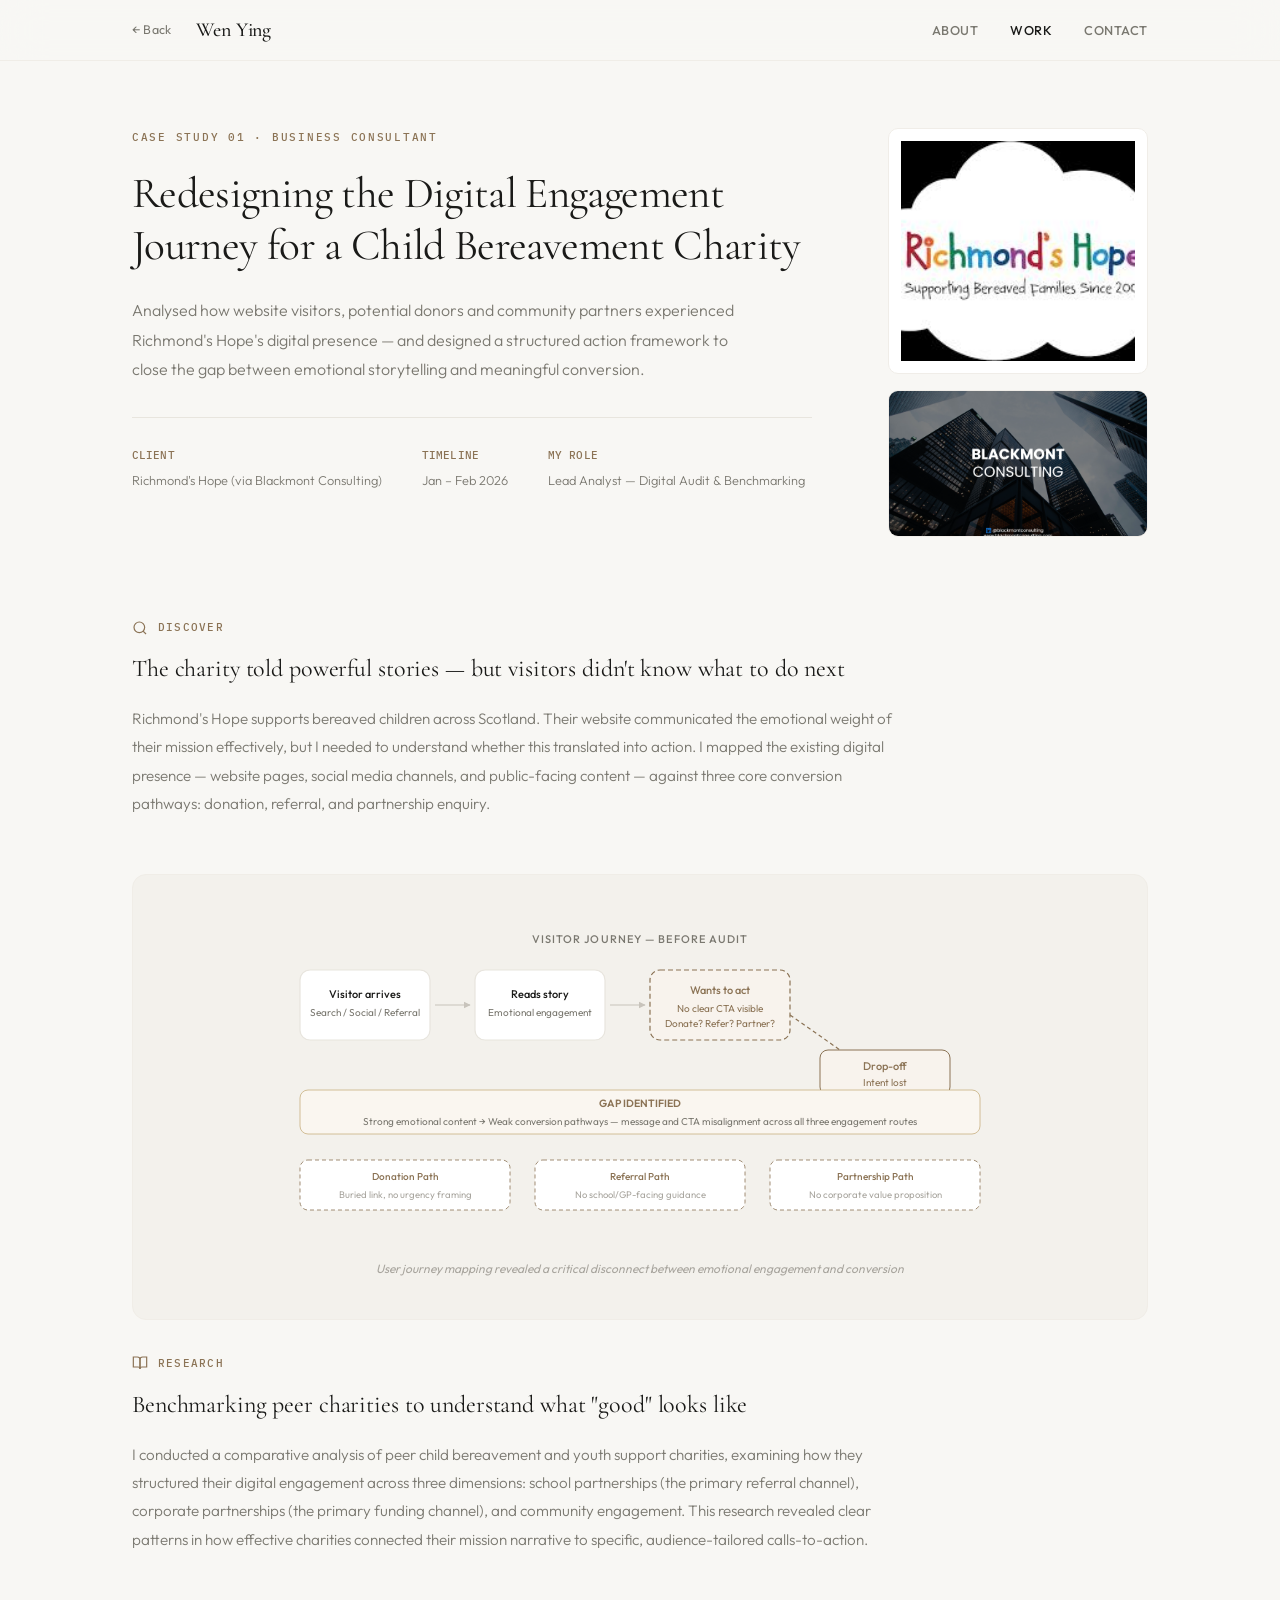
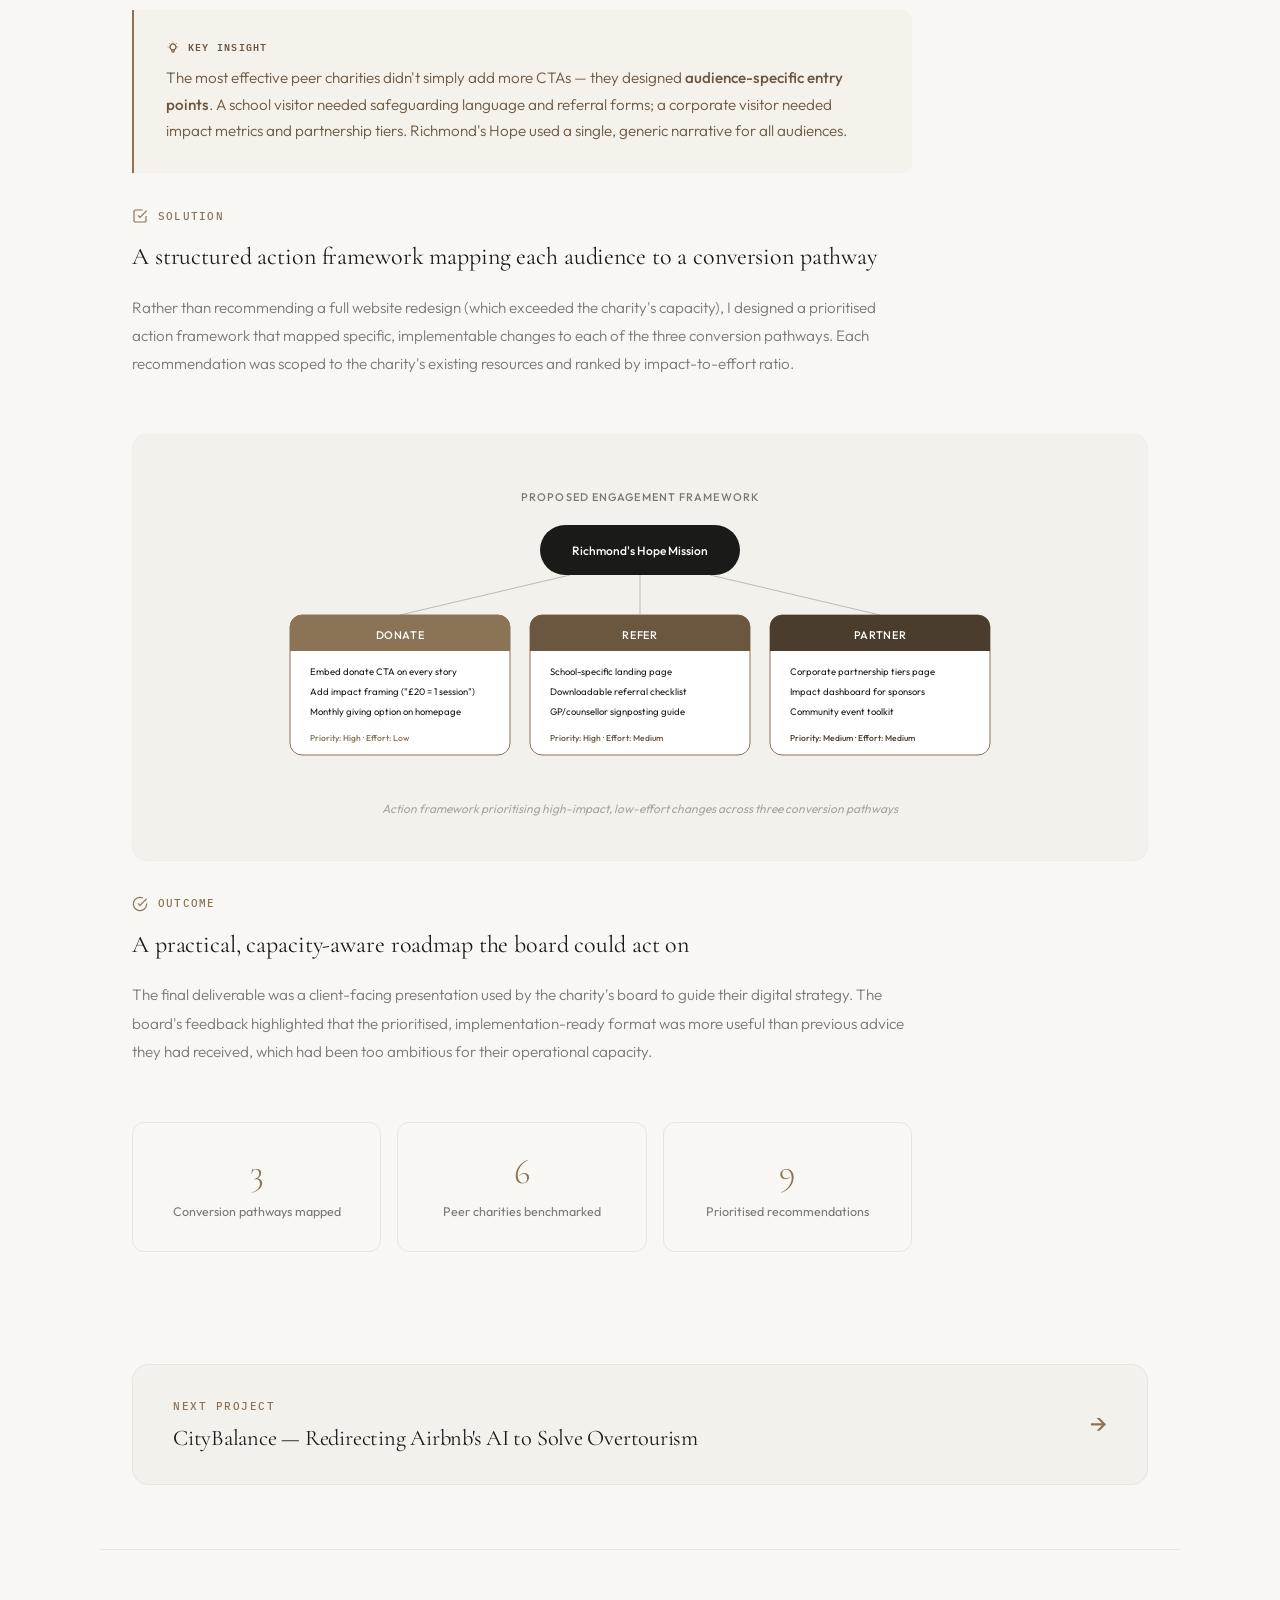
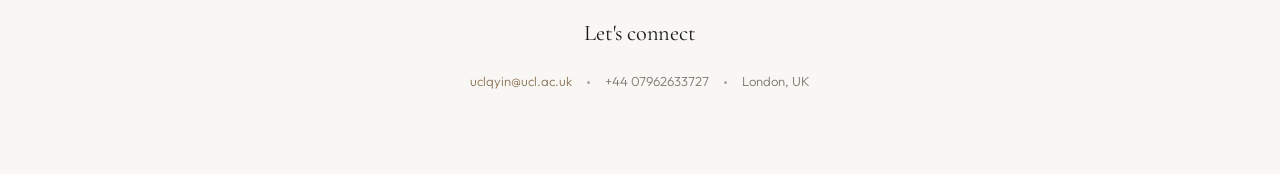
<file: richmond-html.html>
<!DOCTYPE html>
<html lang="en">
<head>
<meta charset="UTF-8">
<meta name="viewport" content="width=device-width, initial-scale=1.0">
<title>Richmond's Hope — Wen Ying</title>
<link rel="preconnect" href="https://fonts.googleapis.com">
<link href="https://fonts.googleapis.com/css2?family=Cormorant+Garamond:ital,wght@0,300;0,400;0,500;0,600;1,400&family=Outfit:wght@300;400;500;600&family=IBM+Plex+Mono:wght@400;500&display=swap" rel="stylesheet">
<style>
:root {
  --bg: #F8F7F4;
  --bg-warm: #F3F1EC;
  --surface: #FFFFFF;
  --text: #1A1A18;
  --text-secondary: #7A7870;
  --text-tertiary: #A8A59E;
  --accent: #8B7355;
  --accent-light: #F5F1EB;
  --accent-dark: #6B5740;
  --border: #E8E5DE;
  --border-light: #F0EDE7;
  --tag-bg: #EFECE6;
  --serif: 'Cormorant Garamond', Georgia, serif;
  --sans: 'Outfit', -apple-system, sans-serif;
  --mono: 'IBM Plex Mono', monospace;
  --ease: cubic-bezier(0.25, 0.1, 0.25, 1);
  --ease-out: cubic-bezier(0.0, 0.0, 0.2, 1);
}

* { margin: 0; padding: 0; box-sizing: border-box; }
html { scroll-behavior: smooth; }

body {
  font-family: var(--sans);
  background: var(--bg);
  color: var(--text);
  line-height: 1.72;
  font-size: 15.5px;
  -webkit-font-smoothing: antialiased;
  -moz-osx-font-smoothing: grayscale;
}

::selection { background: var(--accent); color: #fff; }

.reveal {
  opacity: 0;
  transform: translateY(24px);
  transition: opacity 0.7s var(--ease-out), transform 0.7s var(--ease-out);
}
.reveal.visible { opacity: 1; transform: translateY(0); }

/* ─── NAV ─── */
nav {
  position: fixed; top: 0; left: 0; right: 0; z-index: 100;
  background: rgba(248, 247, 244, 0.88);
  backdrop-filter: blur(20px);
  -webkit-backdrop-filter: blur(20px);
  border-bottom: 1px solid var(--border-light);
  transition: box-shadow 0.3s var(--ease);
}
nav.scrolled { box-shadow: 0 1px 12px rgba(0,0,0,0.04); }
nav .inner {
  max-width: 1080px; margin: 0 auto;
  display: flex; justify-content: space-between; align-items: center;
  height: 60px; padding: 0 2rem;
}
.nav-left { display: flex; align-items: center; gap: 1.5rem; }
.nav-back {
  font-size: 0.78rem;
  font-weight: 400;
  color: var(--text-secondary);
  text-decoration: none;
  letter-spacing: 0.02em;
  transition: color 0.25s var(--ease);
  display: flex;
  align-items: center;
  gap: 0.35rem;
}
.nav-back:hover { color: var(--accent); }
nav .name {
  font-family: var(--serif);
  font-size: 1.25rem;
  font-weight: 500;
  color: var(--text);
  text-decoration: none;
  letter-spacing: -0.01em;
}
nav .links { display: flex; align-items: center; gap: 2rem; }
nav .links a {
  font-size: 0.8rem;
  font-weight: 500;
  color: var(--text-secondary);
  text-decoration: none;
  letter-spacing: 0.04em;
  text-transform: uppercase;
  transition: color 0.25s var(--ease);
  position: relative;
}
nav .links a.active { color: var(--text); }
nav .links a.active::after {
  content: '';
  position: absolute;
  bottom: -2px; left: 0; right: 0;
  height: 1px;
  background: var(--accent);
}
nav .links a::after {
  content: '';
  position: absolute;
  bottom: -2px; left: 0; right: 0;
  height: 1px;
  background: var(--accent);
  transform: scaleX(0);
  transform-origin: right;
  transition: transform 0.3s var(--ease);
}
nav .links a:not(.active):hover { color: var(--accent); }
nav .links a:not(.active):hover::after { transform: scaleX(1); transform-origin: left; }

/* ─── CASE STUDY HEADER ─── */
.case-header {
  max-width: 1080px; margin: 0 auto;
  padding: 8rem 2rem 3rem;
}
.case-header-inner {
  display: flex; flex-direction: column; gap: 2.5rem;
}
@media(min-width: 820px) {
  .case-header-inner {
    flex-direction: row;
    justify-content: space-between;
    align-items: flex-start;
    gap: 4rem;
  }
}
.case-header-content { flex: 1; max-width: 680px; }
.case-header-images {
  flex-shrink: 0; width: 100%; max-width: 260px;
  display: flex; flex-direction: column; gap: 1rem;
}
.case-header-images img {
  width: 100%; border-radius: 10px;
  border: 1px solid var(--border-light);
  filter: grayscale(10%);
}
.img-logo { object-fit: contain; background: white; padding: 0.75rem; }
.img-banner { object-fit: cover; aspect-ratio: 16/9; }

.case-overline {
  font-family: var(--mono);
  font-size: 0.68rem;
  font-weight: 500;
  letter-spacing: 0.16em;
  text-transform: uppercase;
  color: var(--accent);
  margin-bottom: 1.25rem;
}
.case-header h1 {
  font-family: var(--serif);
  font-size: clamp(1.9rem, 3.8vw, 2.7rem);
  line-height: 1.22;
  font-weight: 400;
  margin-bottom: 1.5rem;
  letter-spacing: -0.015em;
  color: var(--text);
}
.case-desc {
  font-size: 1rem;
  font-weight: 300;
  color: var(--text-secondary);
  line-height: 1.85;
  max-width: 620px;
}
.case-meta {
  display: flex; gap: 2.5rem; margin-top: 2rem; flex-wrap: wrap;
  padding-top: 1.75rem;
  border-top: 1px solid var(--border);
}
.case-meta .meta-item { font-size: 0.8rem; }
.case-meta .meta-label {
  font-weight: 500; color: var(--text);
  display: block; margin-bottom: 0.3rem;
  letter-spacing: 0.01em;
  font-family: var(--mono);
  font-size: 0.68rem;
  text-transform: uppercase;
  color: var(--accent);
}
.case-meta .meta-value { color: var(--text-secondary); font-weight: 300; }

/* ─── BODY ─── */
.case-body {
  max-width: 1080px; margin: 0 auto;
  padding: 2rem 2rem 5rem;
}

/* ─── PHASE BLOCKS ─── */
.phase { margin-bottom: 3.5rem; max-width: 780px; }
.phase:last-child { margin-bottom: 0; }

.phase-label {
  display: inline-flex; align-items: center; gap: 0.6rem;
  font-family: var(--mono);
  font-size: 0.68rem;
  font-weight: 500;
  letter-spacing: 0.12em;
  text-transform: uppercase;
  color: var(--accent);
  margin-bottom: 1rem;
}
.phase-icon {
  width: 16px; height: 16px;
  color: var(--accent);
  stroke-width: 1.8;
}

.phase h2 {
  font-family: var(--serif);
  font-size: 1.5rem;
  font-weight: 400;
  margin-bottom: 1.25rem;
  line-height: 1.35;
  color: var(--text);
  letter-spacing: -0.005em;
}
.phase p {
  font-size: 0.95rem;
  font-weight: 300;
  color: var(--text-secondary);
  line-height: 1.85;
}

/* ─── DIAGRAMS ─── */
.diagram-wrap {
  background: var(--bg-warm);
  border-radius: 14px;
  padding: 2.5rem 2rem;
  margin: 2rem 0;
  overflow-x: auto;
  border: 1px solid var(--border-light);
}
.diagram-wrap svg { display: block; margin: 0 auto; }
.diagram-caption {
  font-size: 0.75rem;
  font-weight: 400;
  color: var(--text-tertiary);
  text-align: center;
  margin-top: 1.5rem;
  font-style: italic;
}

/* ─── INSIGHT CALLOUT ─── */
.insight-callout {
  background: var(--accent-light);
  border-left: 2px solid var(--accent);
  border-radius: 0 10px 10px 0;
  padding: 1.75rem 2rem;
  margin: 2rem 0;
  max-width: 780px;
}
.insight-callout .callout-label {
  font-family: var(--mono);
  font-size: 0.65rem;
  font-weight: 600;
  color: var(--accent-dark);
  letter-spacing: 0.12em;
  text-transform: uppercase;
  margin-bottom: 0.6rem;
  display: flex;
  align-items: center;
  gap: 0.5rem;
}
.insight-callout .callout-icon {
  width: 14px; height: 14px;
  color: var(--accent-dark);
  stroke-width: 2;
}
.insight-callout p {
  font-size: 0.95rem;
  font-weight: 300;
  color: var(--accent-dark);
  line-height: 1.75;
}
.insight-callout strong { font-weight: 500; }

/* ─── OUTCOME METRICS ─── */
.outcomes {
  display: grid;
  grid-template-columns: repeat(auto-fit, minmax(180px, 1fr));
  gap: 1rem;
  margin: 2rem 0;
  max-width: 780px;
}
.outcome-card {
  background: var(--bg);
  border-radius: 12px;
  padding: 1.75rem 1.5rem;
  text-align: center;
  border: 1px solid var(--border);
  transition: border-color 0.3s var(--ease);
}
.outcome-card:hover { border-color: var(--accent); }
.outcome-card .num {
  font-family: var(--serif);
  font-size: 2.2rem;
  font-weight: 300;
  color: var(--accent);
  line-height: 1.2;
}
.outcome-card .label {
  font-size: 0.78rem;
  font-weight: 400;
  color: var(--text-secondary);
  margin-top: 0.5rem;
}

/* ─── NEXT PROJECT TEASER ─── */
.next-project {
  max-width: 1080px; margin: 0 auto;
  padding: 0 2rem;
}
.next-project-inner {
  background: var(--bg-warm);
  border: 1px solid var(--border);
  border-radius: 16px;
  padding: 2rem 2.5rem;
  display: flex;
  justify-content: space-between;
  align-items: center;
  gap: 2rem;
  text-decoration: none;
  color: inherit;
  transition: border-color 0.3s var(--ease), background 0.3s var(--ease);
}
.next-project-inner:hover {
  border-color: var(--accent);
  background: var(--accent-light);
}
.next-project-label {
  font-family: var(--mono);
  font-size: 0.68rem;
  font-weight: 500;
  letter-spacing: 0.14em;
  text-transform: uppercase;
  color: var(--accent);
  margin-bottom: 0.5rem;
}
.next-project-title {
  font-family: var(--serif);
  font-size: 1.4rem;
  font-weight: 400;
  color: var(--text);
  line-height: 1.3;
  letter-spacing: -0.01em;
}
.next-project-arrow {
  font-size: 1.6rem;
  color: var(--accent);
  flex-shrink: 0;
  transition: transform 0.3s var(--ease);
}
.next-project-inner:hover .next-project-arrow { transform: translateX(6px); }

/* ─── FOOTER ─── */
footer {
  max-width: 1080px; margin: 0 auto;
  padding: 4rem 2rem 5rem;
  margin-top: 4rem;
  border-top: 1px solid var(--border);
  text-align: center;
}
footer .footer-heading {
  font-family: var(--serif);
  font-size: 1.4rem;
  font-weight: 400;
  color: var(--text);
  margin-bottom: 1rem;
  letter-spacing: -0.01em;
}
footer .footer-details {
  font-size: 0.82rem;
  font-weight: 300;
  color: var(--text-secondary);
  line-height: 1.9;
}
footer a {
  color: var(--accent);
  text-decoration: none;
  border-bottom: 1px solid transparent;
  transition: border-color 0.2s var(--ease);
}
footer a:hover { border-bottom-color: var(--accent); }
footer .footer-sep {
  display: inline-block;
  width: 3px; height: 3px;
  border-radius: 50%;
  background: var(--text-tertiary);
  margin: 0 0.75rem;
  vertical-align: middle;
}

@media(max-width: 640px) {
  .case-header { padding: 6rem 1.5rem 2rem; }
  .case-body { padding: 1rem 1.5rem 3rem; }
  .diagram-wrap { padding: 1.5rem 1rem; }
  nav .links { gap: 1.25rem; }
  nav .links a { font-size: 0.72rem; }
  nav .inner { padding: 0 1.5rem; }
  .nav-left { gap: 0.75rem; }
  .nav-back { font-size: 0.72rem; }
  nav .name { font-size: 1.1rem; }
  .case-header-images { max-width: 100%; }
  .next-project { padding: 0 1.5rem; }
  .next-project-inner { padding: 1.5rem; flex-direction: column; align-items: flex-start; gap: 1rem; }
  .case-meta { gap: 1.5rem; }
}
</style>
</head>
<body>

<nav>
  <div class="inner">
    <div class="nav-left">
      <a href="index.html" class="nav-back">← Back</a>
      <a href="index.html" class="name">Wen Ying</a>
    </div>
    <div class="links">
      <a href="index.html">About</a>
      <a href="index.html#work" class="active">Work</a>
      <a href="index.html#contact">Contact</a>
    </div>
  </div>
</nav>

<!-- ═══════════════════ CASE STUDY HEADER ═══════════════════ -->

<header class="case-header">
  <div class="case-header-inner reveal">
    <div class="case-header-content">
      <div class="case-overline">Case Study 01 · Business Consultant</div>
      <h1>Redesigning the Digital Engagement Journey for a Child Bereavement Charity</h1>
      <p class="case-desc">
        Analysed how website visitors, potential donors and community partners experienced
        Richmond's Hope's digital presence — and designed a structured action framework
        to close the gap between emotional storytelling and meaningful conversion.
      </p>
      <div class="case-meta">
        <div class="meta-item"><span class="meta-label">Client</span><span class="meta-value">Richmond's Hope (via Blackmont Consulting)</span></div>
        <div class="meta-item"><span class="meta-label">Timeline</span><span class="meta-value">Jan – Feb 2026</span></div>
        <div class="meta-item"><span class="meta-label">My Role</span><span class="meta-value">Lead Analyst — Digital Audit &amp; Benchmarking</span></div>
      </div>
    </div>
    <div class="case-header-images">
      <img src="download.jpg" alt="Richmond's Hope Logo" class="img-logo">
      <img src="Linkedin%20Image%20Blackmont%20Recruitment.PNG" alt="Blackmont Consulting Banner" class="img-banner">
    </div>
  </div>
</header>

<!-- ═══════════════════ BODY ═══════════════════ -->

<main class="case-body">

  <!-- Phase: Discover -->
  <div class="phase reveal">
    <div class="phase-label">
      <svg class="phase-icon" viewBox="0 0 24 24" fill="none" stroke="currentColor" xmlns="http://www.w3.org/2000/svg">
        <circle cx="11" cy="11" r="8"/><line x1="21" y1="21" x2="16.65" y2="16.65"/>
      </svg>
      Discover
    </div>
    <h2>The charity told powerful stories — but visitors didn't know what to do next</h2>
    <p>
      Richmond's Hope supports bereaved children across Scotland. Their website communicated the emotional weight of their mission effectively, but I needed to understand whether this translated into action. I mapped the existing digital presence — website pages, social media channels, and public-facing content — against three core conversion pathways: donation, referral, and partnership enquiry.
    </p>
  </div>

  <!-- Diagram 1: Visitor Journey Before -->
  <div class="diagram-wrap reveal">
    <svg viewBox="0 0 760 320" xmlns="http://www.w3.org/2000/svg" width="100%" style="max-width:760px;">
      <text x="380" y="28" text-anchor="middle" font-family="Outfit,sans-serif" font-size="11" font-weight="500" fill="#7A7870" letter-spacing="0.1em">VISITOR JOURNEY — BEFORE AUDIT</text>
      <g transform="translate(40,55)">
        <rect x="0" y="0" width="130" height="70" rx="10" fill="#fff" stroke="#E8E5DE" stroke-width="1.2"/>
        <text x="65" y="28" text-anchor="middle" font-family="Outfit,sans-serif" font-size="11" font-weight="500" fill="#1A1A18">Visitor arrives</text>
        <text x="65" y="46" text-anchor="middle" font-family="Outfit,sans-serif" font-size="10" fill="#7A7870">Search / Social / Referral</text>
        <line x1="135" y1="35" x2="170" y2="35" stroke="#C8C4BC" stroke-width="1.2" marker-end="url(#arrowGrey)"/>
        <rect x="175" y="0" width="130" height="70" rx="10" fill="#fff" stroke="#E8E5DE" stroke-width="1.2"/>
        <text x="240" y="28" text-anchor="middle" font-family="Outfit,sans-serif" font-size="11" font-weight="500" fill="#1A1A18">Reads story</text>
        <text x="240" y="46" text-anchor="middle" font-family="Outfit,sans-serif" font-size="10" fill="#7A7870">Emotional engagement</text>
        <line x1="310" y1="35" x2="345" y2="35" stroke="#C8C4BC" stroke-width="1.2" marker-end="url(#arrowGrey)"/>
        <rect x="350" y="0" width="140" height="70" rx="10" fill="#F8F3ED" stroke="#8B7355" stroke-width="1.2" stroke-dasharray="5,3"/>
        <text x="420" y="24" text-anchor="middle" font-family="Outfit,sans-serif" font-size="11" font-weight="500" fill="#8B7355">Wants to act</text>
        <text x="420" y="42" text-anchor="middle" font-family="Outfit,sans-serif" font-size="10" fill="#8B7355">No clear CTA visible</text>
        <text x="420" y="57" text-anchor="middle" font-family="Outfit,sans-serif" font-size="10" fill="#8B7355">Donate? Refer? Partner?</text>
        <line x1="490" y1="45" x2="540" y2="80" stroke="#8B7355" stroke-width="1.2" stroke-dasharray="4,3"/>
        <rect x="520" y="80" width="130" height="45" rx="8" fill="#F8F3ED" stroke="#8B7355" stroke-width="1"/>
        <text x="585" y="100" text-anchor="middle" font-family="Outfit,sans-serif" font-size="11" font-weight="500" fill="#8B7355">Drop-off</text>
        <text x="585" y="116" text-anchor="middle" font-family="Outfit,sans-serif" font-size="10" fill="#8B7355">Intent lost</text>
      </g>
      <g transform="translate(40,175)">
        <rect x="0" y="0" width="680" height="44" rx="8" fill="#FAF6F0" stroke="#C8B080" stroke-width="0.8"/>
        <text x="340" y="17" text-anchor="middle" font-family="Outfit,sans-serif" font-size="10.5" font-weight="600" fill="#8B7355">GAP IDENTIFIED</text>
        <text x="340" y="35" text-anchor="middle" font-family="Outfit,sans-serif" font-size="10" fill="#7A7870">Strong emotional content → Weak conversion pathways — message and CTA misalignment across all three engagement routes</text>
      </g>
      <g transform="translate(40, 245)">
        <rect x="0" y="0" width="210" height="50" rx="8" fill="#fff" stroke="#8B7355" stroke-width="0.8" stroke-dasharray="4,3"/>
        <text x="105" y="20" text-anchor="middle" font-family="Outfit,sans-serif" font-size="10" font-weight="500" fill="#8B7355">Donation Path</text>
        <text x="105" y="38" text-anchor="middle" font-family="Outfit,sans-serif" font-size="9.5" fill="#A8A59E">Buried link, no urgency framing</text>
        <rect x="235" y="0" width="210" height="50" rx="8" fill="#fff" stroke="#8B7355" stroke-width="0.8" stroke-dasharray="4,3"/>
        <text x="340" y="20" text-anchor="middle" font-family="Outfit,sans-serif" font-size="10" font-weight="500" fill="#8B7355">Referral Path</text>
        <text x="340" y="38" text-anchor="middle" font-family="Outfit,sans-serif" font-size="9.5" fill="#A8A59E">No school/GP-facing guidance</text>
        <rect x="470" y="0" width="210" height="50" rx="8" fill="#fff" stroke="#8B7355" stroke-width="0.8" stroke-dasharray="4,3"/>
        <text x="575" y="20" text-anchor="middle" font-family="Outfit,sans-serif" font-size="10" font-weight="500" fill="#8B7355">Partnership Path</text>
        <text x="575" y="38" text-anchor="middle" font-family="Outfit,sans-serif" font-size="9.5" fill="#A8A59E">No corporate value proposition</text>
      </g>
      <defs>
        <marker id="arrowGrey" viewBox="0 0 10 10" refX="9" refY="5" markerWidth="6" markerHeight="6" orient="auto-start-reverse">
          <path d="M 0 0 L 10 5 L 0 10 z" fill="#C8C4BC"/>
        </marker>
      </defs>
    </svg>
    <div class="diagram-caption">User journey mapping revealed a critical disconnect between emotional engagement and conversion</div>
  </div>

  <!-- Phase: Research -->
  <div class="phase reveal">
    <div class="phase-label">
      <svg class="phase-icon" viewBox="0 0 24 24" fill="none" stroke="currentColor" xmlns="http://www.w3.org/2000/svg">
        <path d="M2 3h6a4 4 0 0 1 4 4v14a3 3 0 0 0-3-3H2z"/><path d="M22 3h-6a4 4 0 0 0-4 4v14a3 3 0 0 1 3-3h7z"/>
      </svg>
      Research
    </div>
    <h2>Benchmarking peer charities to understand what "good" looks like</h2>
    <p>
      I conducted a comparative analysis of peer child bereavement and youth support charities, examining how they structured their digital engagement across three dimensions: school partnerships (the primary referral channel), corporate partnerships (the primary funding channel), and community engagement. This research revealed clear patterns in how effective charities connected their mission narrative to specific, audience-tailored calls-to-action.
    </p>
  </div>

  <div class="insight-callout reveal">
    <div class="callout-label">
      <svg class="callout-icon" viewBox="0 0 24 24" fill="none" stroke="currentColor" xmlns="http://www.w3.org/2000/svg">
        <path d="M9.663 17h4.673M12 3v1m6.364 1.636l-.707.707M21 12h-1M4 12H3m3.343-5.657l-.707-.707m2.828 9.9a5 5 0 117.072 0l-.548.547A3.374 3.374 0 0014 18.469V19a2 2 0 11-4 0v-.531c0-.895-.356-1.754-.988-2.386l-.548-.547z"/>
      </svg>
      Key Insight
    </div>
    <p>
      The most effective peer charities didn't simply add more CTAs — they designed <strong>audience-specific entry points</strong>. A school visitor needed safeguarding language and referral forms; a corporate visitor needed impact metrics and partnership tiers. Richmond's Hope used a single, generic narrative for all audiences.
    </p>
  </div>

  <!-- Phase: Solution -->
  <div class="phase reveal">
    <div class="phase-label">
      <svg class="phase-icon" viewBox="0 0 24 24" fill="none" stroke="currentColor" xmlns="http://www.w3.org/2000/svg">
        <polyline points="9 11 12 14 22 4"/><path d="M21 12v7a2 2 0 0 1-2 2H5a2 2 0 0 1-2-2V5a2 2 0 0 1 2-2h11"/>
      </svg>
      Solution
    </div>
    <h2>A structured action framework mapping each audience to a conversion pathway</h2>
    <p>
      Rather than recommending a full website redesign (which exceeded the charity's capacity), I designed a prioritised action framework that mapped specific, implementable changes to each of the three conversion pathways. Each recommendation was scoped to the charity's existing resources and ranked by impact-to-effort ratio.
    </p>
  </div>

  <!-- Diagram 2: Proposed Framework -->
  <div class="diagram-wrap reveal">
    <svg viewBox="0 0 760 300" xmlns="http://www.w3.org/2000/svg" width="100%" style="max-width:760px;">
      <text x="380" y="26" text-anchor="middle" font-family="Outfit,sans-serif" font-size="11" font-weight="500" fill="#7A7870" letter-spacing="0.1em">PROPOSED ENGAGEMENT FRAMEWORK</text>
      <rect x="280" y="50" width="200" height="50" rx="25" fill="#1A1A18" stroke="none"/>
      <text x="380" y="80" text-anchor="middle" font-family="Outfit,sans-serif" font-size="12" font-weight="500" fill="#fff">Richmond's Hope Mission</text>
      <line x1="310" y1="100" x2="140" y2="140" stroke="#1A1A18" stroke-width="1" opacity="0.25"/>
      <line x1="380" y1="100" x2="380" y2="140" stroke="#1A1A18" stroke-width="1" opacity="0.25"/>
      <line x1="450" y1="100" x2="620" y2="140" stroke="#1A1A18" stroke-width="1" opacity="0.25"/>
      <g transform="translate(30,140)">
        <rect x="0" y="0" width="220" height="140" rx="12" fill="#fff" stroke="#8B7355" stroke-width="1"/>
        <rect x="0" y="0" width="220" height="36" rx="12" fill="#8B7355"/>
        <rect x="0" y="18" width="220" height="18" fill="#8B7355"/>
        <text x="110" y="24" text-anchor="middle" font-family="Outfit,sans-serif" font-size="11" font-weight="500" fill="#fff" letter-spacing="0.06em">DONATE</text>
        <text x="20" y="60" font-family="Outfit,sans-serif" font-size="9.5" fill="#1A1A18" font-weight="400">Embed donate CTA on every story</text>
        <text x="20" y="80" font-family="Outfit,sans-serif" font-size="9.5" fill="#1A1A18" font-weight="400">Add impact framing ("£20 = 1 session")</text>
        <text x="20" y="100" font-family="Outfit,sans-serif" font-size="9.5" fill="#1A1A18" font-weight="400">Monthly giving option on homepage</text>
        <text x="20" y="126" font-family="Outfit,sans-serif" font-size="8.5" fill="#8B7355" font-weight="500">Priority: High · Effort: Low</text>
      </g>
      <g transform="translate(270,140)">
        <rect x="0" y="0" width="220" height="140" rx="12" fill="#fff" stroke="#8B7355" stroke-width="1"/>
        <rect x="0" y="0" width="220" height="36" rx="12" fill="#6B5740"/>
        <rect x="0" y="18" width="220" height="18" fill="#6B5740"/>
        <text x="110" y="24" text-anchor="middle" font-family="Outfit,sans-serif" font-size="11" font-weight="500" fill="#fff" letter-spacing="0.06em">REFER</text>
        <text x="20" y="60" font-family="Outfit,sans-serif" font-size="9.5" fill="#1A1A18" font-weight="400">School-specific landing page</text>
        <text x="20" y="80" font-family="Outfit,sans-serif" font-size="9.5" fill="#1A1A18" font-weight="400">Downloadable referral checklist</text>
        <text x="20" y="100" font-family="Outfit,sans-serif" font-size="9.5" fill="#1A1A18" font-weight="400">GP/counsellor signposting guide</text>
        <text x="20" y="126" font-family="Outfit,sans-serif" font-size="8.5" fill="#6B5740" font-weight="500">Priority: High · Effort: Medium</text>
      </g>
      <g transform="translate(510,140)">
        <rect x="0" y="0" width="220" height="140" rx="12" fill="#fff" stroke="#8B7355" stroke-width="1"/>
        <rect x="0" y="0" width="220" height="36" rx="12" fill="#4A3D2E"/>
        <rect x="0" y="18" width="220" height="18" fill="#4A3D2E"/>
        <text x="110" y="24" text-anchor="middle" font-family="Outfit,sans-serif" font-size="11" font-weight="500" fill="#fff" letter-spacing="0.06em">PARTNER</text>
        <text x="20" y="60" font-family="Outfit,sans-serif" font-size="9.5" fill="#1A1A18" font-weight="400">Corporate partnership tiers page</text>
        <text x="20" y="80" font-family="Outfit,sans-serif" font-size="9.5" fill="#1A1A18" font-weight="400">Impact dashboard for sponsors</text>
        <text x="20" y="100" font-family="Outfit,sans-serif" font-size="9.5" fill="#1A1A18" font-weight="400">Community event toolkit</text>
        <text x="20" y="126" font-family="Outfit,sans-serif" font-size="8.5" fill="#4A3D2E" font-weight="500">Priority: Medium · Effort: Medium</text>
      </g>
    </svg>
    <div class="diagram-caption">Action framework prioritising high-impact, low-effort changes across three conversion pathways</div>
  </div>

  <!-- Phase: Outcome -->
  <div class="phase reveal">
    <div class="phase-label">
      <svg class="phase-icon" viewBox="0 0 24 24" fill="none" stroke="currentColor" xmlns="http://www.w3.org/2000/svg">
        <path d="M22 11.08V12a10 10 0 1 1-5.93-9.14"/><polyline points="22 4 12 14.01 9 11.01"/>
      </svg>
      Outcome
    </div>
    <h2>A practical, capacity-aware roadmap the board could act on</h2>
    <p>
      The final deliverable was a client-facing presentation used by the charity's board to guide their digital strategy. The board's feedback highlighted that the prioritised, implementation-ready format was more useful than previous advice they had received, which had been too ambitious for their operational capacity.
    </p>
  </div>

  <div class="outcomes reveal">
    <div class="outcome-card"><div class="num">3</div><div class="label">Conversion pathways mapped</div></div>
    <div class="outcome-card"><div class="num">6</div><div class="label">Peer charities benchmarked</div></div>
    <div class="outcome-card"><div class="num">9</div><div class="label">Prioritised recommendations</div></div>
  </div>

</main>

<!-- ═══════════════════ NEXT PROJECT ═══════════════════ -->

<div class="next-project reveal">
  <a href="citybalance.html" class="next-project-inner">
    <div>
      <div class="next-project-label">Next project</div>
      <div class="next-project-title">CityBalance — Redirecting Airbnb's AI to Solve Overtourism</div>
    </div>
    <span class="next-project-arrow">→</span>
  </a>
</div>

<!-- ═══════════════════ FOOTER ═══════════════════ -->

<footer id="contact">
  <p class="footer-heading">Let's connect</p>
  <p class="footer-details">
    <a href="mailto:uclqyin@ucl.ac.uk">uclqyin@ucl.ac.uk</a>
    <span class="footer-sep"></span>
    +44 07962633727
    <span class="footer-sep"></span>
    London, UK
  </p>
</footer>

<script>
const nav = document.querySelector('nav');
window.addEventListener('scroll', () => {
  nav.classList.toggle('scrolled', window.scrollY > 10);
}, { passive: true });

const observer = new IntersectionObserver((entries) => {
  entries.forEach(entry => {
    if (entry.isIntersecting) entry.target.classList.add('visible');
  });
}, { threshold: 0.08, rootMargin: '0px 0px -40px 0px' });

document.querySelectorAll('.reveal').forEach(el => observer.observe(el));
</script>

</body>
</html>
</file>
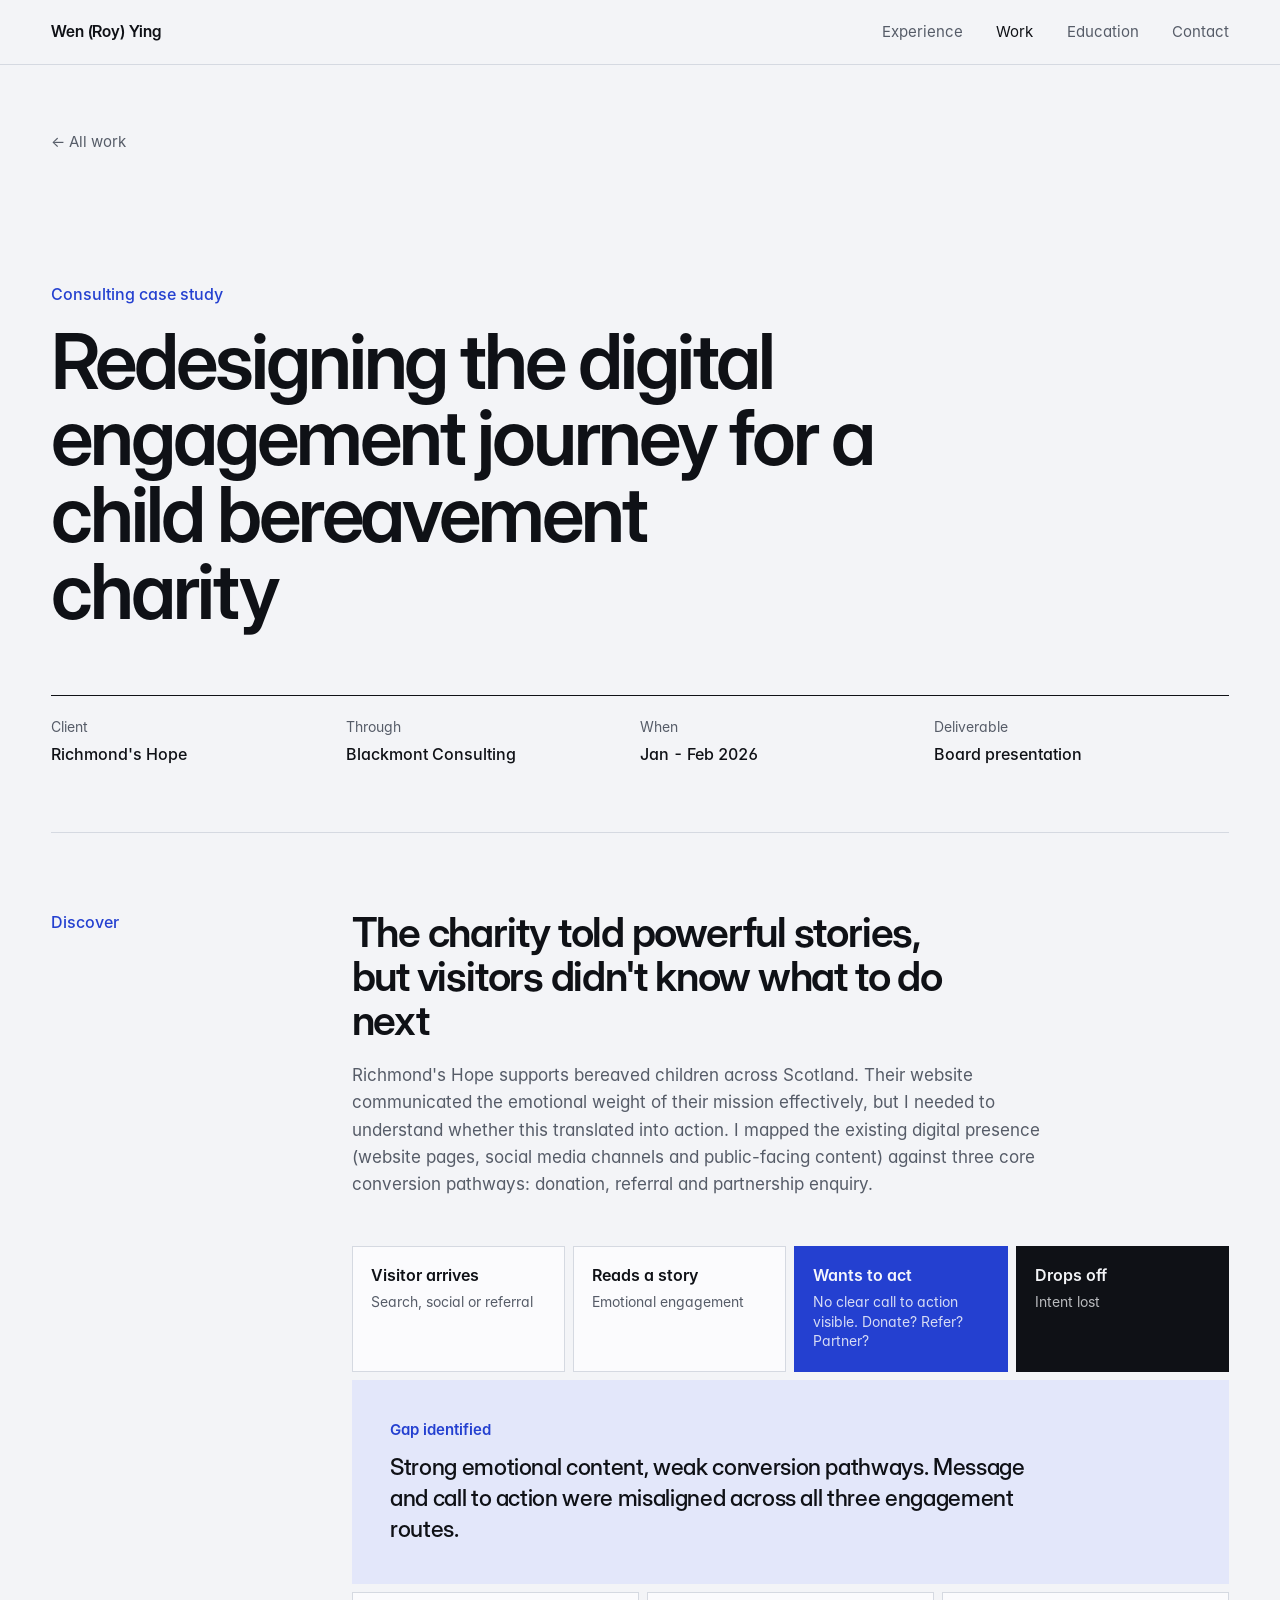
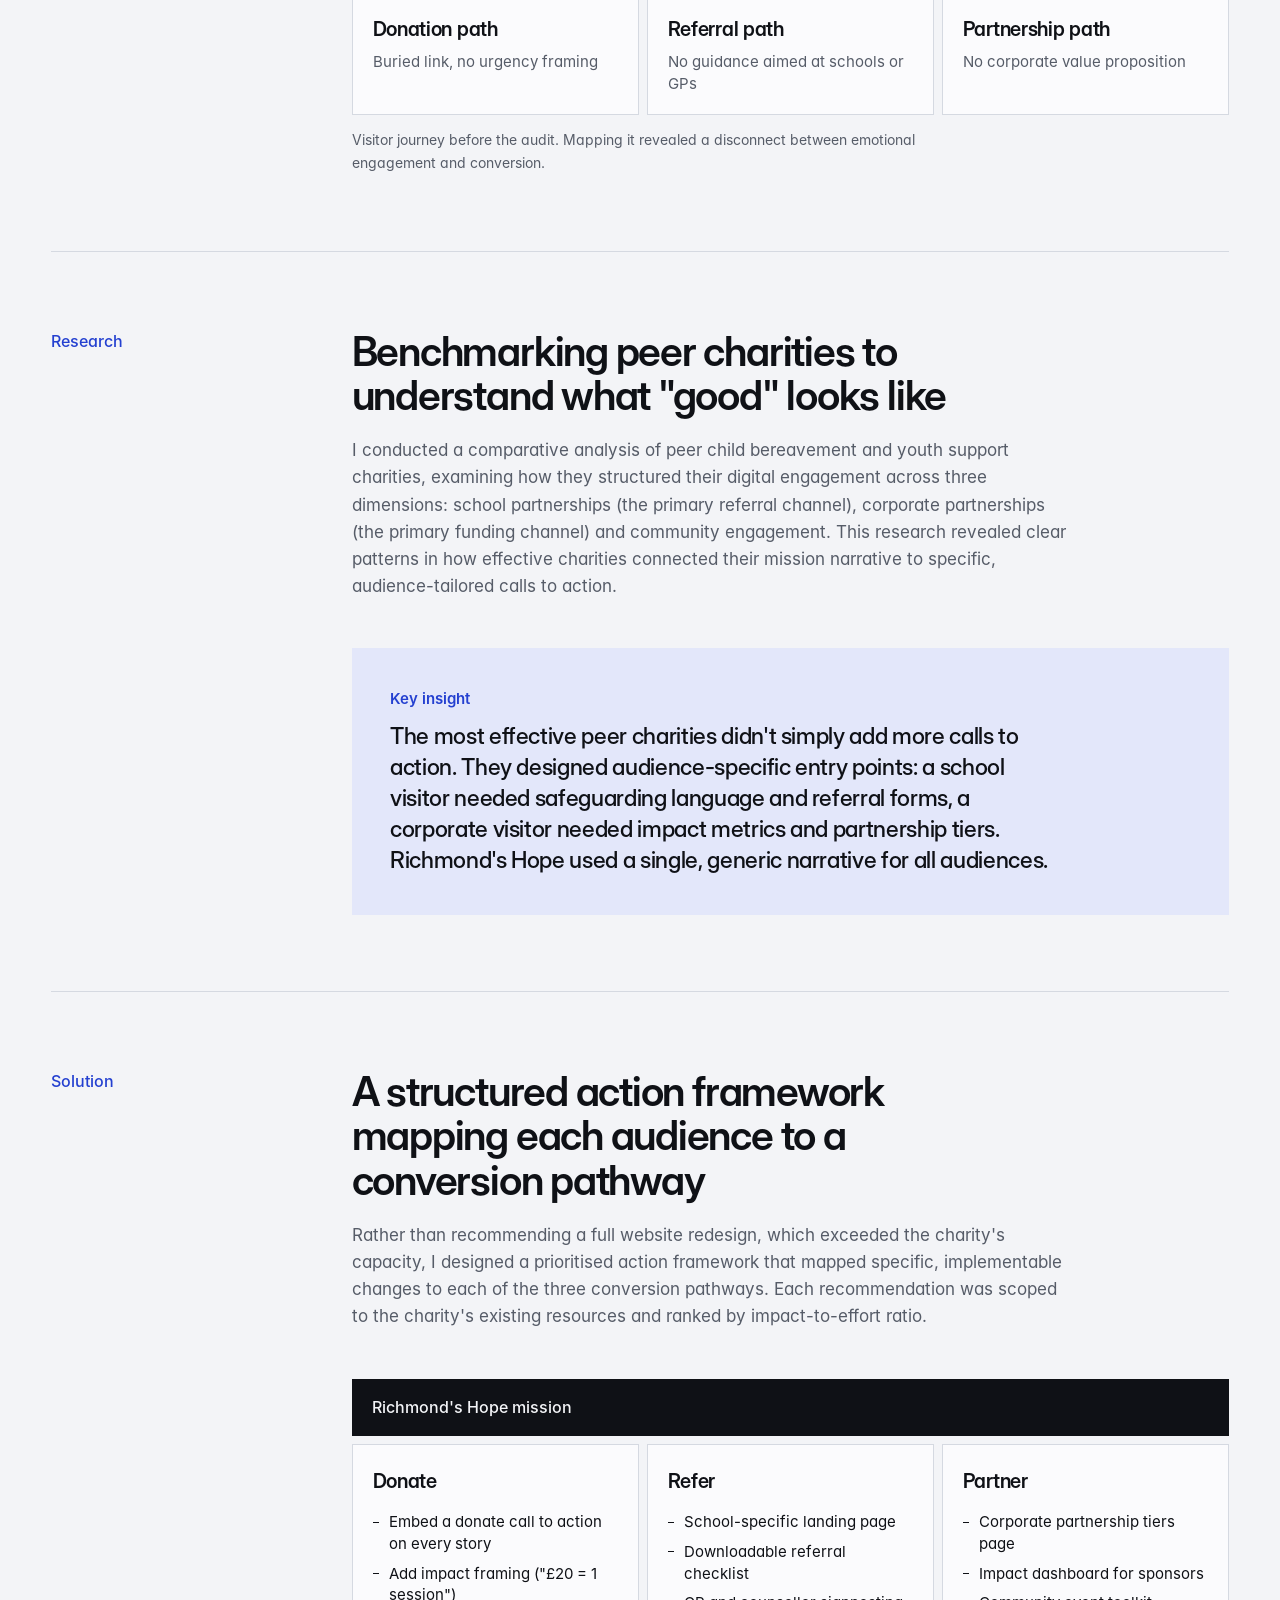
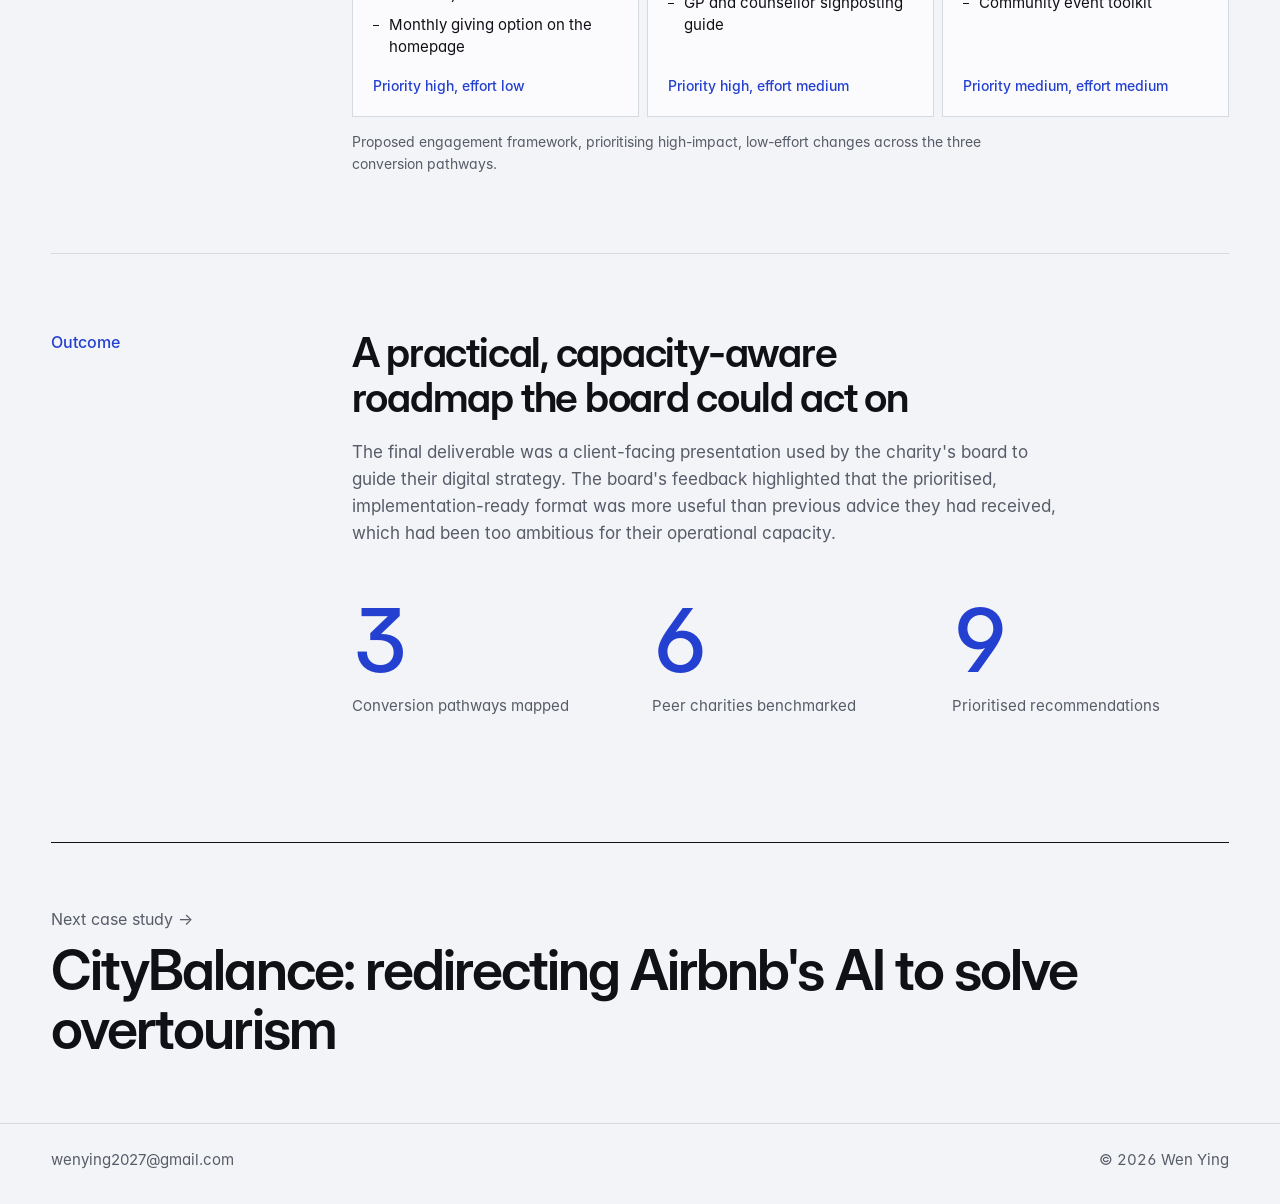
<file: richmond.html>
<!doctype html>
<html lang="en">
<head>
<meta charset="utf-8">
<meta name="viewport" content="width=device-width, initial-scale=1">
<title>Richmond's Hope - Wen Ying</title>
<meta name="description" content="Case study: redesigning the digital engagement journey for a child bereavement charity. Journey mapping, peer benchmarking and a prioritised action framework.">
<meta property="og:title" content="Richmond's Hope - Wen Ying">
<meta property="og:description" content="Redesigning the digital engagement journey for a child bereavement charity.">
<meta name="theme-color" content="#f3f4f7" media="(prefers-color-scheme: light)">
<meta name="theme-color" content="#0c0d11" media="(prefers-color-scheme: dark)">
<link rel="preload" href="InterDisplay-SemiBold.woff" as="font" type="font/woff" crossorigin>
<link rel="stylesheet" href="site.css">
</head>
<body>
<a class="skip" href="#main">Skip to content</a>

<header class="nav">
  <div class="wrap">
    <a class="nav-name" href="./">Wen (Roy) Ying</a>
    <nav class="nav-links" aria-label="Primary">
      <a href="./#experience">Experience</a>
      <a href="./#work" aria-current="page">Work</a>
      <a class="opt" href="./#education">Education</a>
      <a href="./#contact">Contact</a>
    </nav>
  </div>
</header>

<main id="main">
  <header class="case-head">
    <div class="wrap enter">
      <a class="back" href="./#work"><span class="arrow back" aria-hidden="true">&larr;</span> All work</a>
      <p class="kind">Consulting case study</p>
      <h1>Redesigning the digital engagement journey for a child bereavement charity</h1>
      <dl class="meta num">
        <div><dt>Client</dt><dd>Richmond's Hope</dd></div>
        <div><dt>Through</dt><dd>Blackmont Consulting</dd></div>
        <div><dt>When</dt><dd>Jan - Feb 2026</dd></div>
        <div><dt>Deliverable</dt><dd>Board presentation</dd></div>
      </dl>
    </div>
  </header>

  <div class="wrap">

    <section class="stage">
      <p class="stage-label">Discover</p>
      <div class="stage-body">
        <h2 class="reveal">The charity told powerful stories, but visitors didn't know what to do next</h2>
        <p class="reveal">Richmond's Hope supports bereaved children across Scotland. Their website communicated the emotional weight of their mission effectively, but I needed to understand whether this translated into action. I mapped the existing digital presence (website pages, social media channels and public-facing content) against three core conversion pathways: donation, referral and partnership enquiry.</p>

        <figure class="reveal">
          <div class="flow">
            <div class="step"><b>Visitor arrives</b><span>Search, social or referral</span></div>
            <div class="step"><b>Reads a story</b><span>Emotional engagement</span></div>
            <div class="step hot"><b>Wants to act</b><span>No clear call to action visible. Donate? Refer? Partner?</span></div>
            <div class="step end"><b>Drops off</b><span>Intent lost</span></div>
          </div>
          <div class="callout">
            <h3>Gap identified</h3>
            <p>Strong emotional content, weak conversion pathways. Message and call to action were misaligned across all three engagement routes.</p>
          </div>
          <div class="trio">
            <div><h3>Donation path</h3><p>Buried link, no urgency framing</p></div>
            <div><h3>Referral path</h3><p>No guidance aimed at schools or GPs</p></div>
            <div><h3>Partnership path</h3><p>No corporate value proposition</p></div>
          </div>
          <figcaption>Visitor journey before the audit. Mapping it revealed a disconnect between emotional engagement and conversion.</figcaption>
        </figure>
      </div>
    </section>

    <section class="stage">
      <p class="stage-label">Research</p>
      <div class="stage-body">
        <h2 class="reveal">Benchmarking peer charities to understand what "good" looks like</h2>
        <p class="reveal">I conducted a comparative analysis of peer child bereavement and youth support charities, examining how they structured their digital engagement across three dimensions: school partnerships (the primary referral channel), corporate partnerships (the primary funding channel) and community engagement. This research revealed clear patterns in how effective charities connected their mission narrative to specific, audience-tailored calls to action.</p>
        <div class="callout reveal">
          <h3>Key insight</h3>
          <p>The most effective peer charities didn't simply add more calls to action. They designed audience-specific entry points: a school visitor needed safeguarding language and referral forms, a corporate visitor needed impact metrics and partnership tiers. Richmond's Hope used a single, generic narrative for all audiences.</p>
        </div>
      </div>
    </section>

    <section class="stage">
      <p class="stage-label">Solution</p>
      <div class="stage-body">
        <h2 class="reveal">A structured action framework mapping each audience to a conversion pathway</h2>
        <p class="reveal">Rather than recommending a full website redesign, which exceeded the charity's capacity, I designed a prioritised action framework that mapped specific, implementable changes to each of the three conversion pathways. Each recommendation was scoped to the charity's existing resources and ranked by impact-to-effort ratio.</p>

        <figure class="reveal">
          <div class="banner">Richmond's Hope mission</div>
          <div class="trio">
            <div>
              <h3>Donate</h3>
              <ul>
                <li>Embed a donate call to action on every story</li>
                <li>Add impact framing ("&pound;20 = 1 session")</li>
                <li>Monthly giving option on the homepage</li>
              </ul>
              <p class="rank">Priority high, effort low</p>
            </div>
            <div>
              <h3>Refer</h3>
              <ul>
                <li>School-specific landing page</li>
                <li>Downloadable referral checklist</li>
                <li>GP and counsellor signposting guide</li>
              </ul>
              <p class="rank">Priority high, effort medium</p>
            </div>
            <div>
              <h3>Partner</h3>
              <ul>
                <li>Corporate partnership tiers page</li>
                <li>Impact dashboard for sponsors</li>
                <li>Community event toolkit</li>
              </ul>
              <p class="rank">Priority medium, effort medium</p>
            </div>
          </div>
          <figcaption>Proposed engagement framework, prioritising high-impact, low-effort changes across the three conversion pathways.</figcaption>
        </figure>
      </div>
    </section>

    <section class="stage">
      <p class="stage-label">Outcome</p>
      <div class="stage-body">
        <h2 class="reveal">A practical, capacity-aware roadmap the board could act on</h2>
        <p class="reveal">The final deliverable was a client-facing presentation used by the charity's board to guide their digital strategy. The board's feedback highlighted that the prioritised, implementation-ready format was more useful than previous advice they had received, which had been too ambitious for their operational capacity.</p>
        <div class="results num reveal">
          <div><b>3</b><span>Conversion pathways mapped</span></div>
          <div><b>6</b><span>Peer charities benchmarked</span></div>
          <div><b>9</b><span>Prioritised recommendations</span></div>
        </div>
      </div>
    </section>

    <a class="next" href="citybalance.html">
      <span>Next case study <span class="arrow" aria-hidden="true">&rarr;</span></span>
      <b>CityBalance: redirecting Airbnb's AI to solve overtourism</b>
    </a>
  </div>
</main>

<footer class="foot">
  <div class="wrap">
    <a href="mailto:wenying2027@gmail.com">wenying2027@gmail.com</a>
    <span class="num">&copy; 2026 Wen Ying</span>
  </div>
</footer>

<script src="site.js" defer></script>
</body>
</html>
</file>
<file: site.css>
/* Wen (Roy) Ying portfolio. One stylesheet for all pages.
   System: sharp corners everywhere, one cobalt accent, Inter Display + Inter (self-hosted, OFL). */

@font-face { font-family: "Inter"; src: url("Inter-Regular.woff") format("woff"); font-weight: 400; font-display: swap; }
@font-face { font-family: "Inter"; src: url("Inter-Medium.woff") format("woff"); font-weight: 500; font-display: swap; }
@font-face { font-family: "Inter"; src: url("Inter-SemiBold.woff") format("woff"); font-weight: 600; font-display: swap; }
@font-face { font-family: "Inter Display"; src: url("InterDisplay-Medium.woff") format("woff"); font-weight: 500; font-display: swap; }
@font-face { font-family: "Inter Display"; src: url("InterDisplay-SemiBold.woff") format("woff"); font-weight: 600; font-display: swap; }

:root {
  color-scheme: light dark;
  --bg: #f3f4f7;
  --surface: #fbfbfd;
  --ink: #0f1116;
  --muted: #565c68;
  --line: #d5d9e1;
  --accent: #2440d0;
  --on-accent: #f6f7fc;
  --accent-soft: #e3e7fa;
  --text: "Inter", ui-sans-serif, system-ui, -apple-system, "Segoe UI", "PingFang SC", "Microsoft YaHei", sans-serif;
  --display: "Inter Display", "Inter", ui-sans-serif, system-ui, -apple-system, "Segoe UI", sans-serif;
  --gutter: clamp(20px, 4vw, 56px);
  --ease: cubic-bezier(0.16, 1, 0.3, 1);
  /* z-index scale: 10 = sticky nav. Nothing else is layered. */
  --z-nav: 10;
}

@media (prefers-color-scheme: dark) {
  :root {
    --bg: #0c0d11;
    --surface: #14161c;
    --ink: #eceef3;
    --muted: #a0a6b3;
    --line: #272b35;
    --accent: #8296ff;
    --on-accent: #0c0d11;
    --accent-soft: #181d3a;
  }
}

*, *::before, *::after { box-sizing: border-box; }
html { scroll-behavior: smooth; scroll-padding-top: 88px; -webkit-text-size-adjust: 100%; }
body {
  margin: 0;
  background: var(--bg);
  color: var(--ink);
  font-family: var(--text);
  font-size: 1rem;
  line-height: 1.6;
  font-feature-settings: "ss01", "cv11", "calt";
  -webkit-font-smoothing: antialiased;
  text-rendering: optimizeLegibility;
}
h1, h2, h3, h4, p, ul, ol, dl, dd, figure { margin: 0; }
ul, ol { padding: 0; list-style: none; }
img { display: block; max-width: 100%; }
a { color: inherit; text-decoration: none; }
:focus-visible { outline: 2px solid var(--accent); outline-offset: 3px; }
::selection { background: var(--accent); color: var(--on-accent); }

.wrap { max-width: 1280px; margin-inline: auto; padding-inline: var(--gutter); }
.num { font-variant-numeric: tabular-nums; font-feature-settings: "tnum", "ss01", "cv11"; }
.muted { color: var(--muted); }
.skip { position: absolute; left: -9999px; }
.skip:focus { left: var(--gutter); top: 12px; background: var(--ink); color: var(--bg); padding: 8px 14px; z-index: 20; }

/* ---------- Nav ---------- */
.nav { position: sticky; top: 0; z-index: var(--z-nav); background: var(--bg); border-bottom: 1px solid var(--line); }
.nav .wrap { height: 64px; display: flex; align-items: center; justify-content: space-between; gap: 24px; }
.nav-name { font-family: var(--display); font-weight: 600; letter-spacing: -0.01em; white-space: nowrap; }
.nav-links { display: flex; gap: clamp(16px, 2.6vw, 36px); font-size: 0.9375rem; }
.nav-links a { color: var(--muted); padding: 6px 0; white-space: nowrap; transition: color 0.2s var(--ease); }
.nav-links a:hover, .nav-links a[aria-current="page"] { color: var(--ink); }
@media (max-width: 560px) { .nav-links .opt { display: none; } }

/* ---------- Buttons and links ---------- */
.btn {
  display: inline-flex; align-items: center; gap: 10px; height: 48px; padding: 0 22px;
  font-weight: 500; font-size: 0.9375rem; white-space: nowrap; border: 1px solid var(--ink);
  background: var(--ink); color: var(--bg);
  transition: background 0.25s var(--ease), color 0.25s var(--ease), border-color 0.25s var(--ease), transform 0.15s var(--ease);
}
.btn:hover { background: var(--accent); border-color: var(--accent); color: var(--on-accent); }
.btn:active { transform: translateY(1px); }
.btn.ghost { background: transparent; color: var(--ink); border-color: var(--line); }
.btn.ghost:hover { border-color: var(--ink); background: transparent; color: var(--ink); }
.arrow { display: inline-block; transition: transform 0.3s var(--ease); }
a:hover .arrow { transform: translateX(4px); }
a:hover .arrow.up { transform: translate(3px, -3px); }
a:hover .arrow.back { transform: translateX(-4px); }
.link { color: var(--accent); font-weight: 500; }
.link:hover { text-decoration: underline; text-underline-offset: 4px; }

/* ---------- Hero ---------- */
.hero { padding: clamp(40px, 6vw, 80px) 0 clamp(48px, 6vw, 88px); }
.hero .wrap { display: grid; grid-template-columns: repeat(12, minmax(0, 1fr)); column-gap: 24px; align-items: end; }
.hero-copy { grid-column: 1 / span 7; }
.hero h1 {
  font-family: var(--display); font-weight: 600; letter-spacing: -0.045em; line-height: 0.94;
  font-size: clamp(3.25rem, 9.4vw, 8.25rem);
}
.hero h1 span { display: block; }
.hero h1 .given { color: var(--accent); }
.lead { margin-top: clamp(24px, 3vw, 40px); max-width: 34ch; font-size: clamp(1.125rem, 1.5vw, 1.375rem); line-height: 1.45; color: var(--muted); }
.lead strong { color: var(--ink); font-weight: 500; }
.cta { margin-top: 32px; display: flex; flex-wrap: wrap; gap: 12px; }
.portrait { grid-column: 9 / span 4; aspect-ratio: 4 / 5; background: var(--accent-soft); overflow: hidden; }
.portrait img { width: 100%; height: 100%; object-fit: cover; }
@media (max-width: 860px) {
  .hero .wrap { grid-template-columns: 1fr; row-gap: 40px; }
  .hero-copy, .portrait { grid-column: 1; }
  .portrait { aspect-ratio: 5 / 4; }
}

/* ---------- Facts strip ---------- */
.facts { display: grid; grid-template-columns: repeat(4, minmax(0, 1fr)); border-top: 1px solid var(--ink); }
.fact { padding: 24px 24px 0 0; }
.fact + .fact { padding-left: 24px; border-left: 1px solid var(--line); }
.fact b { display: block; font-family: var(--display); font-weight: 500; font-size: clamp(1.875rem, 3.2vw, 2.75rem); letter-spacing: -0.03em; line-height: 1.1; }
.fact span { display: block; margin-top: 8px; font-size: 0.9375rem; color: var(--muted); max-width: 24ch; line-height: 1.45; }
@media (max-width: 860px) {
  .facts { grid-template-columns: repeat(2, minmax(0, 1fr)); row-gap: 28px; }
  .fact:nth-child(3) { padding-left: 0; border-left: 0; }
}
@media (max-width: 420px) {
  .facts { grid-template-columns: 1fr; }
  .fact + .fact { padding-left: 0; border-left: 0; }
}

/* ---------- Sections ---------- */
.section { padding: clamp(72px, 10vw, 136px) 0 0; }
.section > .wrap > h2, .h2 {
  font-family: var(--display); font-weight: 600; letter-spacing: -0.035em; line-height: 1;
  font-size: clamp(2.25rem, 5vw, 4rem); margin-bottom: clamp(28px, 4vw, 56px);
}

/* Experience */
.role { display: grid; grid-template-columns: repeat(12, minmax(0, 1fr)); column-gap: 24px; padding: 32px 0 40px; border-top: 1px solid var(--line); }
.role:first-of-type { border-top-color: var(--ink); }
.role-when { grid-column: 1 / span 3; color: var(--muted); font-size: 0.9375rem; line-height: 1.5; }
.role-when b { display: block; color: var(--ink); font-weight: 500; }
.role-body { grid-column: 4 / span 6; }
.role-body h3 { font-family: var(--display); font-weight: 600; font-size: clamp(1.5rem, 2.2vw, 1.875rem); letter-spacing: -0.02em; line-height: 1.15; }
.role-title { margin-top: 4px; color: var(--muted); }
.role-body ul { margin-top: 18px; display: grid; gap: 12px; max-width: 62ch; }
.role-body li { position: relative; padding-left: 20px; }
.role-body li::before { content: ""; position: absolute; left: 0; top: 0.72em; width: 8px; height: 1px; background: var(--ink); }
.role-body .link { display: inline-block; margin-top: 20px; }
.role-key { grid-column: 10 / span 3; text-align: right; }
.role-key b { display: block; font-family: var(--display); font-weight: 500; color: var(--accent); font-size: clamp(2.25rem, 4.2vw, 3.5rem); letter-spacing: -0.04em; line-height: 1; }
.role-key span { display: block; margin: 10px 0 0 auto; font-size: 0.875rem; color: var(--muted); max-width: 22ch; line-height: 1.45; }
.role-key .tag { display: inline-block; margin: 0; max-width: none; padding: 5px 12px; background: var(--accent); color: var(--on-accent); font-size: 0.8125rem; font-weight: 500; line-height: 1.45; }
@media (max-width: 860px) {
  .role { grid-template-columns: 1fr; row-gap: 16px; padding: 28px 0 32px; }
  .role-when, .role-body, .role-key { grid-column: 1; }
  .role-when b { display: inline; }
  .role-key { text-align: left; display: flex; align-items: baseline; gap: 14px; }
  .role-key span { margin: 0; max-width: none; }
}

/* Selected work */
.work { display: grid; grid-template-columns: 7fr 5fr; gap: 24px; }
.tile { display: flex; flex-direction: column; background: var(--surface); border: 1px solid var(--line); transition: border-color 0.3s var(--ease), transform 0.3s var(--ease); }
a.tile:hover { border-color: var(--ink); transform: translateY(-3px); }
a.tile:active { transform: translateY(0); }
.tile-vis { min-height: 280px; padding: clamp(24px, 3vw, 40px); display: flex; flex-direction: column; justify-content: flex-end; gap: 10px; }
.tile-vis.solid { background: var(--accent); color: var(--on-accent); }
.tile-vis.soft { background: var(--accent-soft); }
.tile-body { padding: clamp(24px, 3vw, 40px); display: flex; flex-direction: column; gap: 12px; flex: 1; }
.tile-kind { font-size: 0.875rem; color: var(--muted); }
.tile-body h3 { font-family: var(--display); font-weight: 600; font-size: clamp(1.375rem, 2.2vw, 1.875rem); letter-spacing: -0.02em; line-height: 1.18; }
.tile-more { margin-top: auto; padding-top: 16px; font-weight: 500; color: var(--accent); }
/* schematic funnel inside the Richmond tile */
.funnel { display: grid; gap: 8px; }
.funnel div { padding: 10px 14px; font-size: 0.875rem; font-weight: 500; background: color-mix(in srgb, var(--on-accent) 16%, transparent); white-space: nowrap; }
.funnel div:nth-child(1) { width: 100%; }
.funnel div:nth-child(2) { width: 78%; }
.funnel div:nth-child(3) { width: 56%; }
.funnel div:nth-child(4) { width: 34%; background: var(--on-accent); color: var(--accent); }
/* three threats converging inside the CityBalance tile */
.converge { display: grid; gap: 8px; }
.converge .three { display: grid; grid-template-columns: repeat(3, minmax(0, 1fr)); gap: 8px; }
.converge .three div { padding: 10px 12px; font-size: 0.8125rem; font-weight: 500; border: 1px solid var(--accent); color: var(--accent); line-height: 1.3; }
.converge .one { padding: 12px 14px; font-size: 0.875rem; font-weight: 500; background: var(--accent); color: var(--on-accent); }
.strip { grid-column: 1 / -1; display: grid; grid-template-columns: repeat(12, minmax(0, 1fr)); column-gap: 24px; padding: clamp(24px, 3vw, 40px); background: var(--surface); border: 1px solid var(--line); }
.strip-head { grid-column: 1 / span 4; }
.strip-head h3 { font-family: var(--display); font-weight: 600; font-size: clamp(1.375rem, 2.2vw, 1.875rem); letter-spacing: -0.02em; line-height: 1.18; margin-top: 8px; }
.strip ul { grid-column: 5 / span 5; display: grid; gap: 12px; align-content: start; }
.strip li { position: relative; padding-left: 20px; }
.strip li::before { content: ""; position: absolute; left: 0; top: 0.72em; width: 8px; height: 1px; background: var(--ink); }
.strip-key { grid-column: 10 / span 3; text-align: right; }
.strip-key b { display: block; font-family: var(--display); font-weight: 500; font-size: clamp(1.5rem, 2.4vw, 2rem); letter-spacing: -0.03em; line-height: 1.1; color: var(--accent); }
.strip-key span { display: block; margin-top: 8px; font-size: 0.875rem; color: var(--muted); }
@media (max-width: 860px) {
  .work { grid-template-columns: 1fr; }
  .strip { grid-template-columns: 1fr; row-gap: 20px; }
  .strip-head, .strip ul, .strip-key { grid-column: 1; text-align: left; }
  .tile-vis { min-height: 220px; }
}

/* Education */
.edu { display: grid; grid-template-columns: repeat(12, minmax(0, 1fr)); column-gap: 24px; row-gap: 48px; border-top: 1px solid var(--ink); padding-top: 32px; }
.edu-main { grid-column: 1 / span 6; }
.edu h3 { font-family: var(--display); font-weight: 600; font-size: clamp(1.5rem, 2.2vw, 1.875rem); letter-spacing: -0.02em; line-height: 1.15; }
.edu-main p { margin-top: 6px; color: var(--muted); }
.edu-main p + p { margin-top: 16px; color: var(--ink); max-width: 46ch; }
.marks { grid-column: 8 / span 5; display: grid; grid-template-columns: repeat(3, minmax(0, 1fr)); gap: 24px; align-content: start; }
.marks b { display: block; font-family: var(--display); font-weight: 500; font-size: clamp(2.5rem, 5vw, 4.25rem); letter-spacing: -0.04em; line-height: 1; }
.marks div:first-child b { color: var(--accent); }
.marks span { display: block; margin-top: 10px; font-size: 0.9375rem; color: var(--muted); }
.school { grid-column: 1 / -1; display: flex; flex-wrap: wrap; align-items: baseline; justify-content: space-between; gap: 12px 32px; padding-top: 28px; border-top: 1px solid var(--line); }
.school p { color: var(--muted); }
@media (max-width: 860px) {
  .edu-main, .marks, .school { grid-column: 1 / -1; }
}

/* Skills */
.skills { display: grid; grid-template-columns: repeat(4, minmax(0, 1fr)); gap: 24px; }
.skills div { background: var(--surface); border: 1px solid var(--line); padding: 24px; }
.skills h3 { font-size: 0.9375rem; font-weight: 600; margin-bottom: 14px; }
.skills li { color: var(--muted); padding: 3px 0; }
@media (max-width: 860px) { .skills { grid-template-columns: repeat(2, minmax(0, 1fr)); } }
@media (max-width: 480px) { .skills { grid-template-columns: 1fr; } }

/* Contact and footer */
.contact { margin-top: clamp(72px, 10vw, 136px); background: var(--accent-soft); padding: clamp(56px, 8vw, 112px) 0 32px; }
.contact p.kicker { font-size: clamp(1.125rem, 1.5vw, 1.375rem); color: var(--muted); max-width: 36ch; }
.mail { display: inline-block; margin-top: 20px; font-family: var(--display); font-weight: 600; letter-spacing: -0.035em; line-height: 1.1; font-size: clamp(1.625rem, 5.6vw, 4.75rem); overflow-wrap: anywhere; transition: color 0.25s var(--ease); }
.mail:hover { color: var(--accent); }
.contact-row { margin-top: clamp(48px, 7vw, 96px); padding-top: 24px; border-top: 1px solid var(--ink); display: flex; flex-wrap: wrap; justify-content: space-between; gap: 12px 32px; font-size: 0.9375rem; }
.contact-row a { font-weight: 500; }
.contact-row a:hover { color: var(--accent); }
.contact-row span { color: var(--muted); }

/* ---------- Case study pages ---------- */
.case-head { padding: clamp(32px, 5vw, 64px) 0 clamp(40px, 5vw, 72px); }
.back { display: inline-block; color: var(--muted); font-size: 0.9375rem; margin-bottom: clamp(32px, 5vw, 64px); }
.back:hover { color: var(--ink); }
.case-head .kind { color: var(--accent); font-weight: 500; margin-bottom: 16px; }
.case-head h1 { font-family: var(--display); font-weight: 600; letter-spacing: -0.04em; line-height: 1; font-size: clamp(2.25rem, 6vw, 5rem); max-width: 17ch; }
.meta { margin-top: clamp(32px, 5vw, 64px); display: grid; grid-template-columns: repeat(4, minmax(0, 1fr)); border-top: 1px solid var(--ink); }
.meta div { padding: 20px 24px 0 0; }
.meta dt { font-size: 0.875rem; color: var(--muted); }
.meta dd { margin-top: 4px; font-weight: 500; }
@media (max-width: 720px) { .meta { grid-template-columns: repeat(2, minmax(0, 1fr)); } }

.stage { display: grid; grid-template-columns: repeat(12, minmax(0, 1fr)); column-gap: 24px; padding: clamp(40px, 6vw, 80px) 0; border-top: 1px solid var(--line); }
.stage-label { grid-column: 1 / span 3; font-weight: 500; color: var(--accent); align-self: start; position: sticky; top: 96px; }
.stage-body { grid-column: 4 / span 9; }
.stage-body h2 { font-family: var(--display); font-weight: 600; letter-spacing: -0.03em; line-height: 1.08; font-size: clamp(1.625rem, 3.2vw, 2.75rem); max-width: 24ch; }
.stage-body > p { margin-top: 20px; max-width: 65ch; color: var(--muted); font-size: 1.0625rem; }
.stage-body figure { margin-top: clamp(28px, 4vw, 48px); }
figcaption { margin-top: 14px; font-size: 0.875rem; color: var(--muted); max-width: 70ch; }
@media (max-width: 860px) {
  .stage { grid-template-columns: 1fr; row-gap: 12px; }
  .stage-label, .stage-body { grid-column: 1; position: static; }
}

/* flow of steps */
.flow { display: grid; grid-auto-flow: column; grid-auto-columns: minmax(0, 1fr); gap: 8px; }
.step { position: relative; padding: 18px 18px 20px; background: var(--surface); border: 1px solid var(--line); }
.step b { display: block; font-weight: 600; line-height: 1.3; }
.step span { display: block; margin-top: 6px; font-size: 0.875rem; color: var(--muted); line-height: 1.4; }
.step.hot { background: var(--accent); border-color: var(--accent); color: var(--on-accent); }
.step.hot span { color: inherit; opacity: 0.85; }
.step.end { background: var(--ink); border-color: var(--ink); color: var(--bg); }
.step.end span { color: inherit; opacity: 0.75; }
.chains { display: grid; gap: 8px; }
@media (max-width: 720px) { .flow { grid-auto-flow: row; } }

.callout { margin-top: clamp(28px, 4vw, 48px); padding: clamp(24px, 3vw, 40px); background: var(--accent-soft); }
.callout h3 { font-size: 0.9375rem; font-weight: 600; color: var(--accent); margin-bottom: 10px; }
.callout p { font-family: var(--display); font-weight: 500; font-size: clamp(1.125rem, 1.8vw, 1.5rem); letter-spacing: -0.015em; line-height: 1.35; max-width: 48ch; }
figure .callout { margin-top: 8px; }

.trio { display: grid; grid-template-columns: repeat(3, minmax(0, 1fr)); gap: 8px; margin-top: 8px; }
.trio > div { padding: 20px; background: var(--surface); border: 1px solid var(--line); display: flex; flex-direction: column; }
.trio h3 { font-family: var(--display); font-weight: 600; font-size: 1.25rem; letter-spacing: -0.015em; }
.trio p { margin-top: 6px; color: var(--muted); font-size: 0.9375rem; line-height: 1.45; }
.trio ul { margin-top: 14px; display: grid; gap: 8px; font-size: 0.9375rem; line-height: 1.45; }
.trio li { padding-left: 16px; position: relative; }
.trio li::before { content: ""; position: absolute; left: 0; top: 0.7em; width: 6px; height: 1px; background: var(--ink); }
.trio .rank { margin-top: auto; padding-top: 18px; font-size: 0.875rem; font-weight: 500; color: var(--accent); }
.banner { padding: 16px 20px; background: var(--ink); color: var(--bg); font-weight: 500; }
@media (max-width: 720px) { .trio { grid-template-columns: 1fr; } }

.split { display: grid; grid-template-columns: repeat(2, minmax(0, 1fr)); gap: 8px; margin-top: 8px; }
.split .step b small { display: inline-block; margin-right: 8px; padding: 2px 8px; font-size: 0.75rem; font-weight: 600; background: var(--accent); color: var(--on-accent); vertical-align: 2px; }
@media (max-width: 720px) { .split { grid-template-columns: 1fr; } }

.streams > div { display: grid; grid-template-columns: 4fr 8fr; column-gap: 24px; padding: 22px 0; border-top: 1px solid var(--line); }
.streams > div:first-child { border-top-color: var(--ink); }
.streams h3 { font-family: var(--display); font-weight: 600; font-size: 1.25rem; letter-spacing: -0.015em; }
.streams p { color: var(--muted); max-width: 56ch; }
.streams p b { color: var(--ink); font-weight: 500; }
@media (max-width: 720px) { .streams > div { grid-template-columns: 1fr; row-gap: 6px; } }

.results { display: grid; grid-template-columns: repeat(3, minmax(0, 1fr)); gap: 24px; margin-top: clamp(28px, 4vw, 48px); }
.results b { display: block; font-family: var(--display); font-weight: 500; color: var(--accent); font-size: clamp(3rem, 7vw, 5.5rem); letter-spacing: -0.045em; line-height: 1; }
.results span { display: block; margin-top: 10px; color: var(--muted); font-size: 0.9375rem; }

.next { display: block; margin-top: clamp(24px, 4vw, 48px); padding: clamp(32px, 5vw, 64px) 0; border-top: 1px solid var(--ink); }
.next > span { display: block; color: var(--muted); margin-bottom: 8px; }
.next b { font-family: var(--display); font-weight: 600; letter-spacing: -0.035em; line-height: 1.05; font-size: clamp(1.75rem, 4.4vw, 3.5rem); transition: color 0.25s var(--ease); }
.next:hover b { color: var(--accent); }
.foot { border-top: 1px solid var(--line); padding: 24px 0 32px; font-size: 0.9375rem; color: var(--muted); }
.foot .wrap { display: flex; flex-wrap: wrap; justify-content: space-between; gap: 12px 32px; }
.foot a:hover { color: var(--ink); }

/* ---------- Motion (hierarchy on load, sequence on scroll). Off under reduced motion. ---------- */
@media (prefers-reduced-motion: no-preference) {
  @keyframes rise { from { opacity: 0; transform: translateY(18px); } to { opacity: 1; transform: none; } }
  .enter > * { animation: rise 0.8s var(--ease) both; }
  .enter > *:nth-child(2) { animation-delay: 0.08s; }
  .enter > *:nth-child(3) { animation-delay: 0.16s; }
  .enter > *:nth-child(4) { animation-delay: 0.24s; }
  .portrait { animation: rise 1s var(--ease) 0.12s both; }
  .js .reveal { opacity: 0; transform: translateY(18px); transition: opacity 0.7s var(--ease), transform 0.7s var(--ease); transition-delay: calc(var(--i, 0) * 70ms); }
  .js .reveal.in { opacity: 1; transform: none; }
}
@media (prefers-reduced-motion: reduce) {
  html { scroll-behavior: auto; }
  * { transition-duration: 0.01ms !important; animation-duration: 0.01ms !important; }
}

@media (max-width: 560px) {
  .results { grid-template-columns: 1fr; gap: 20px; }
  .results div { display: flex; align-items: baseline; gap: 16px; }
  .results span { margin-top: 0; }
}
</file>
